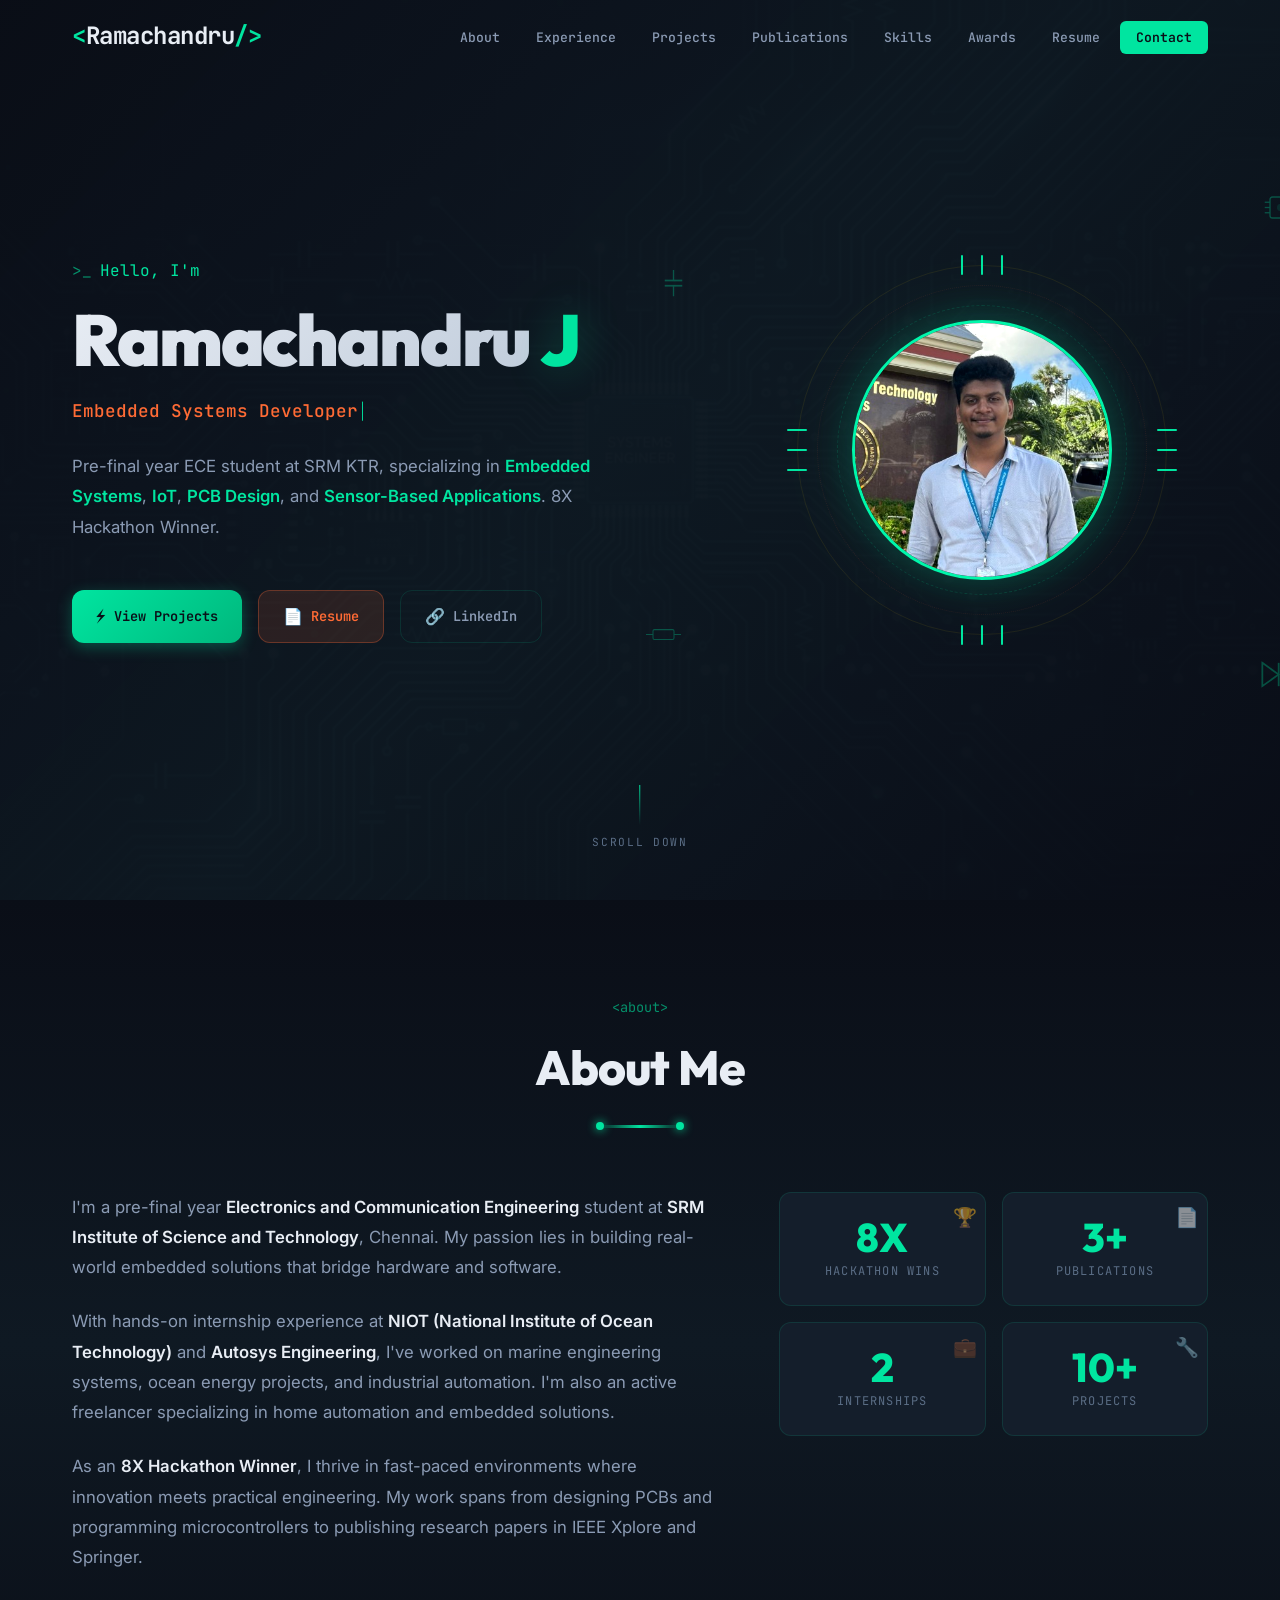
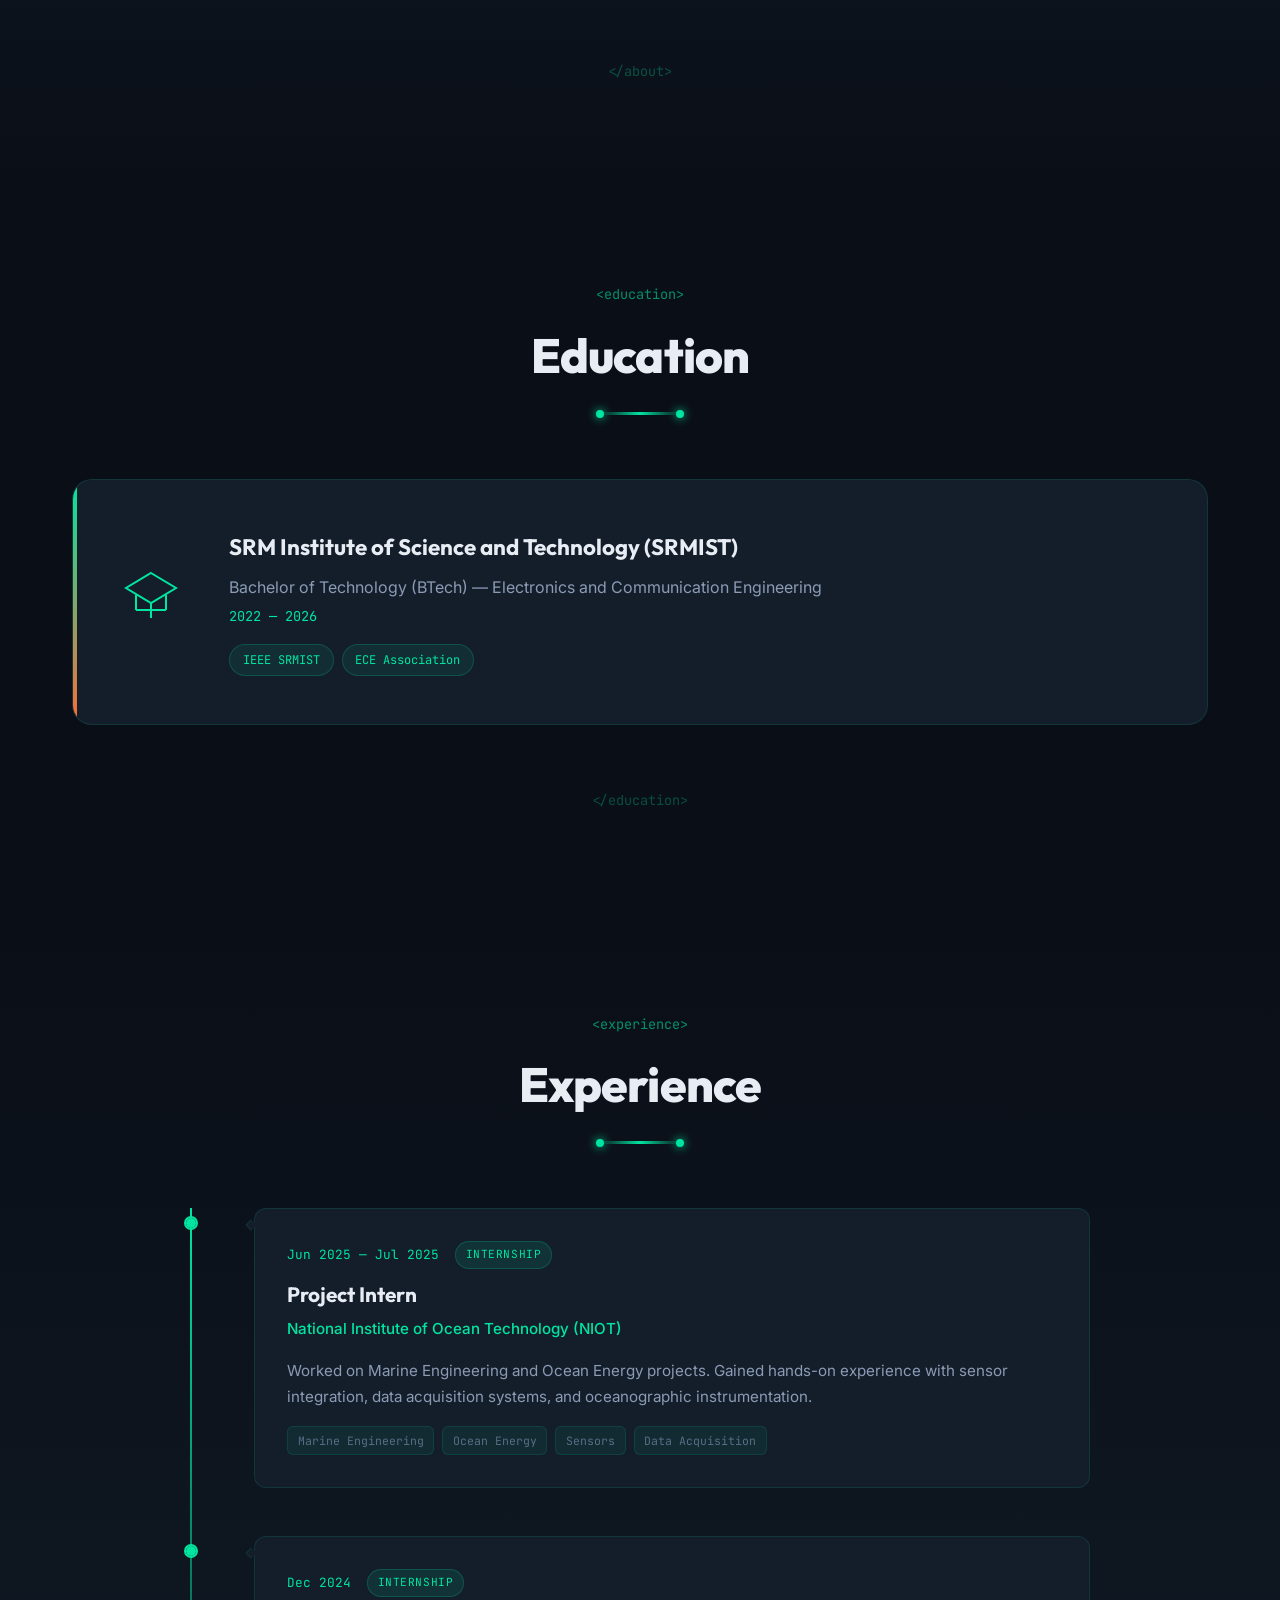
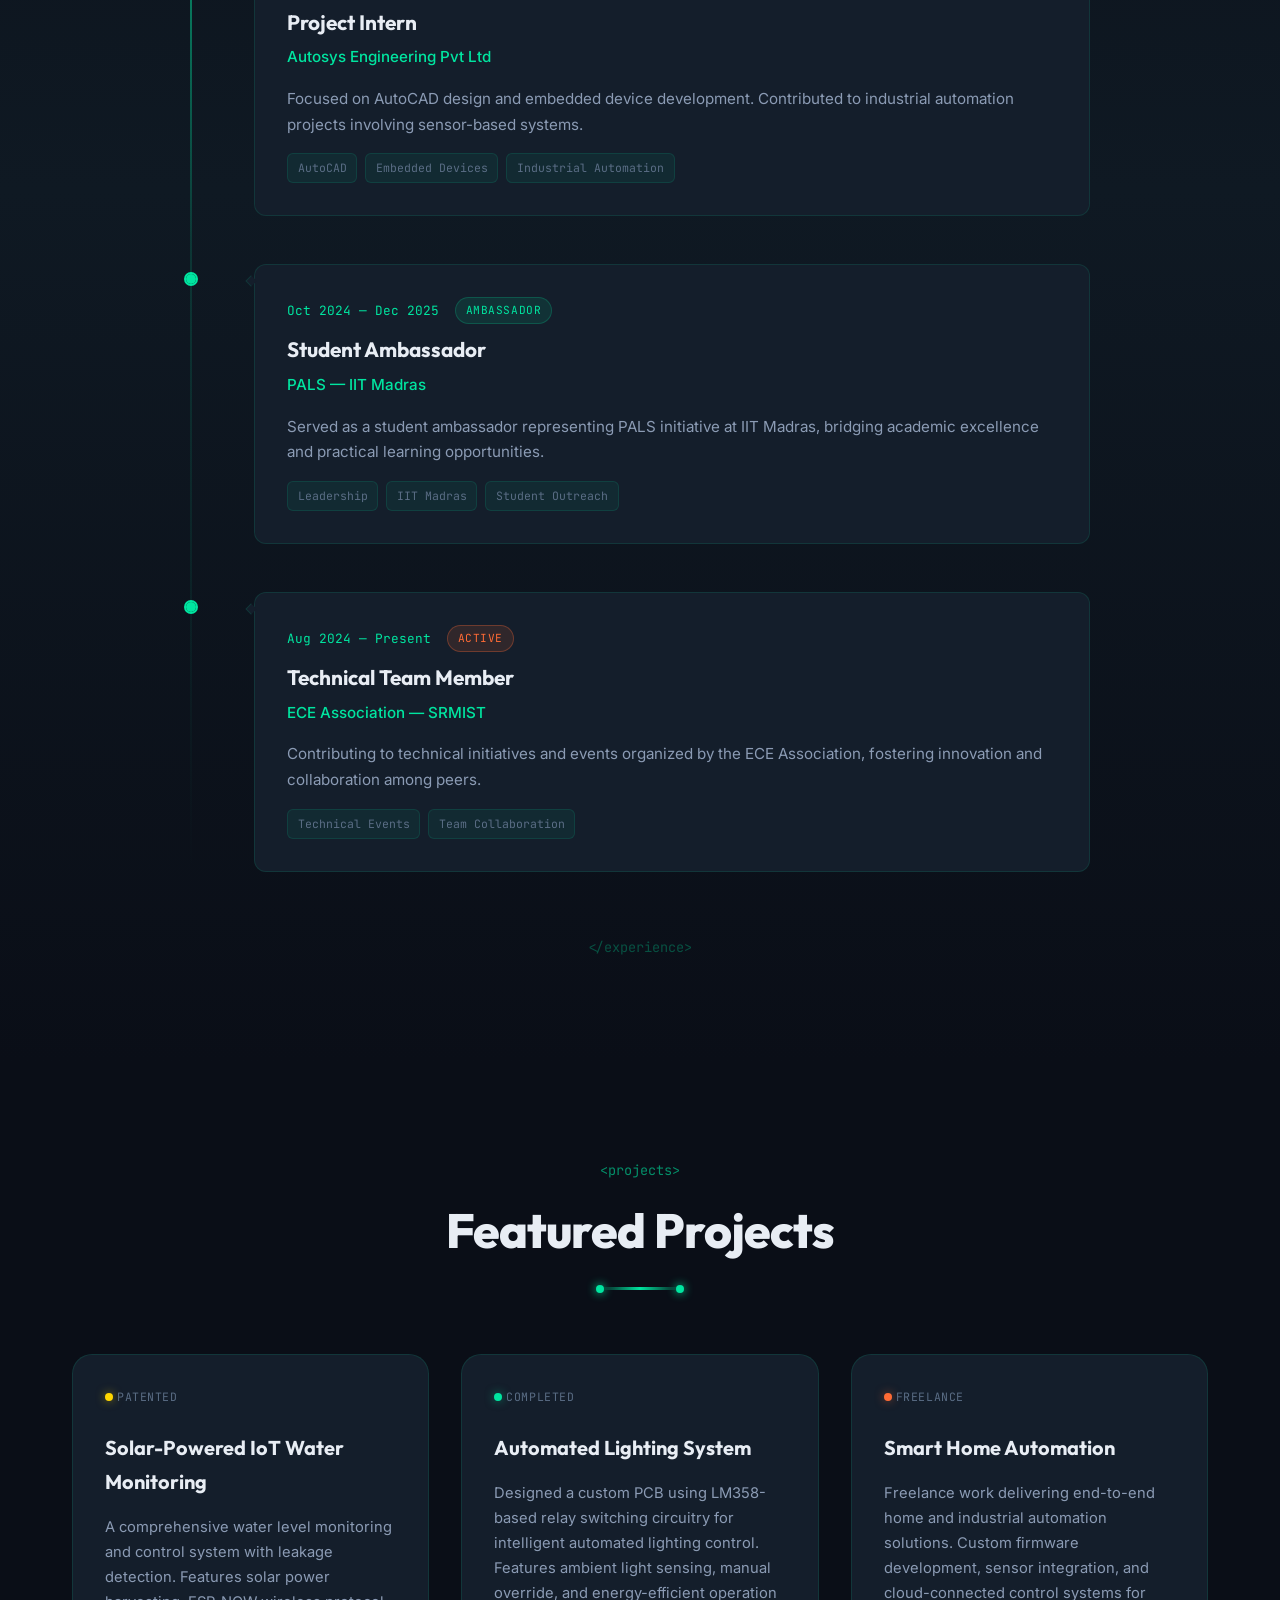
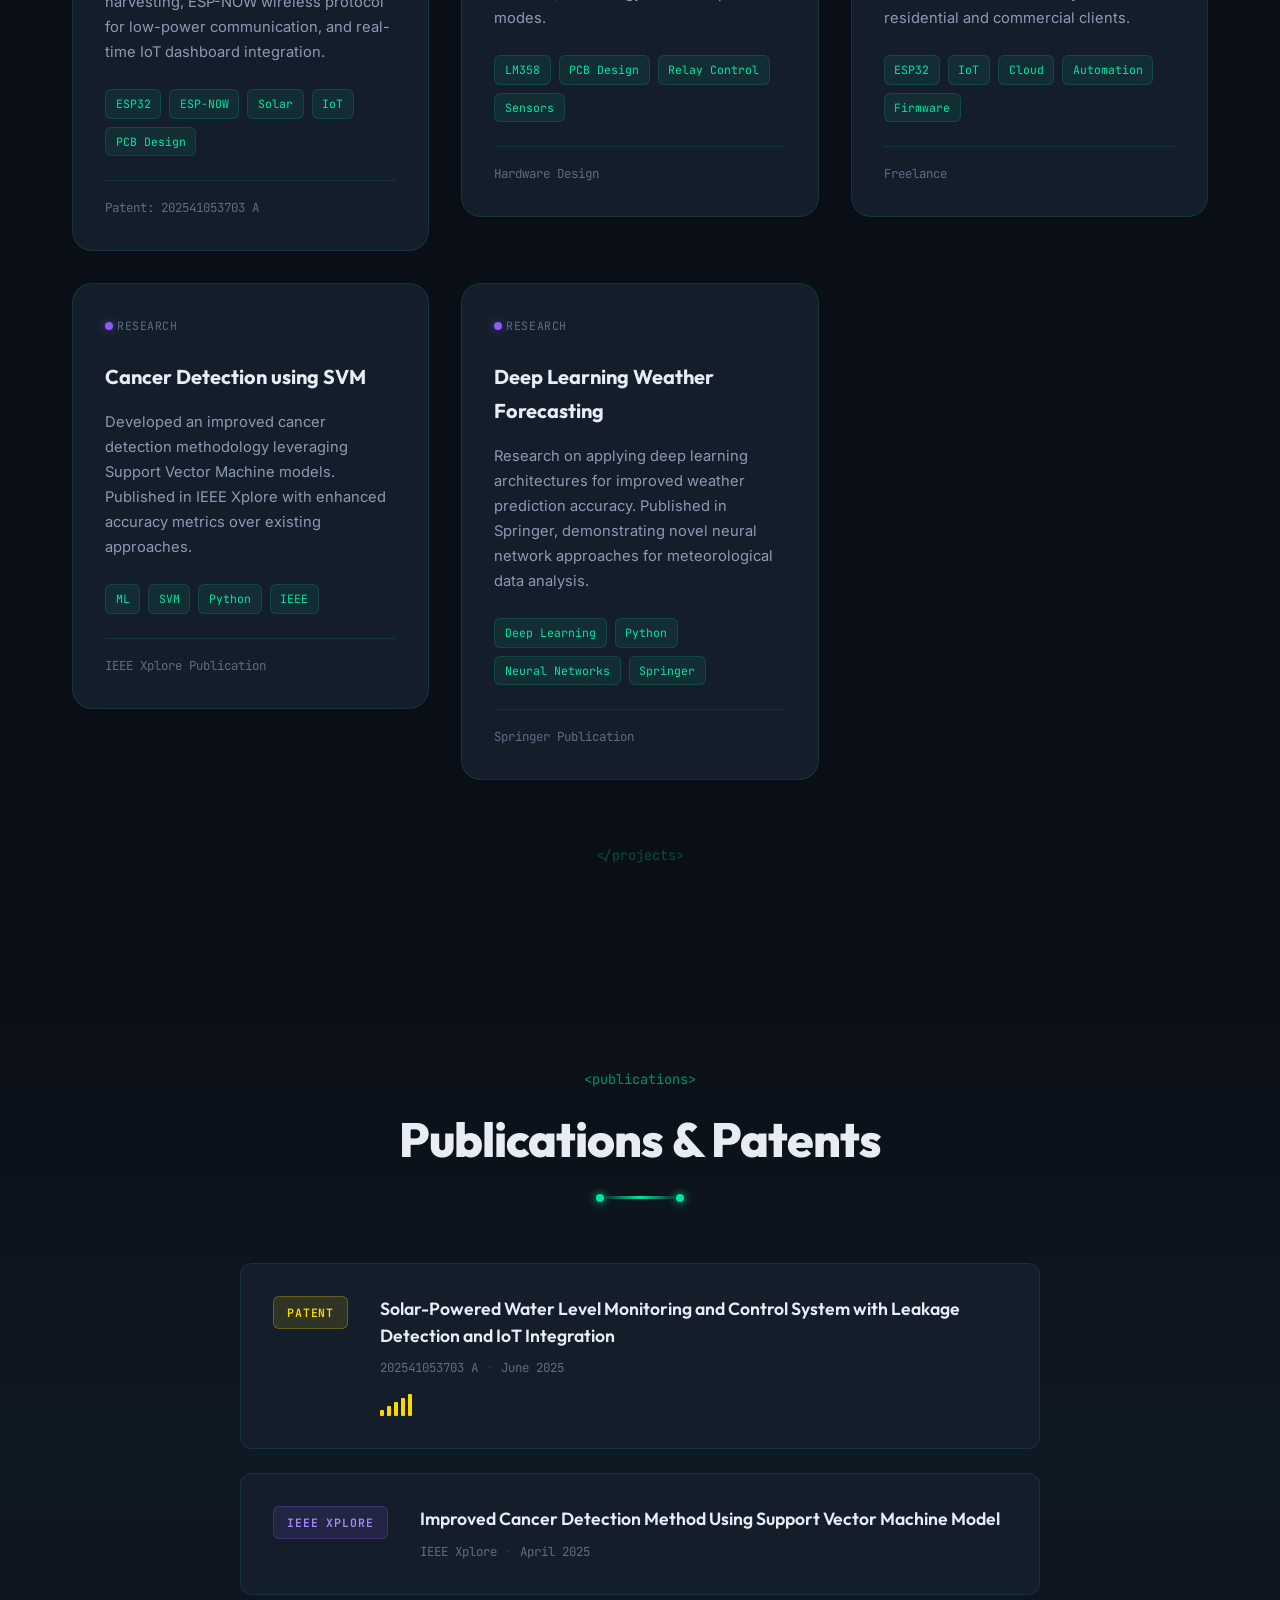
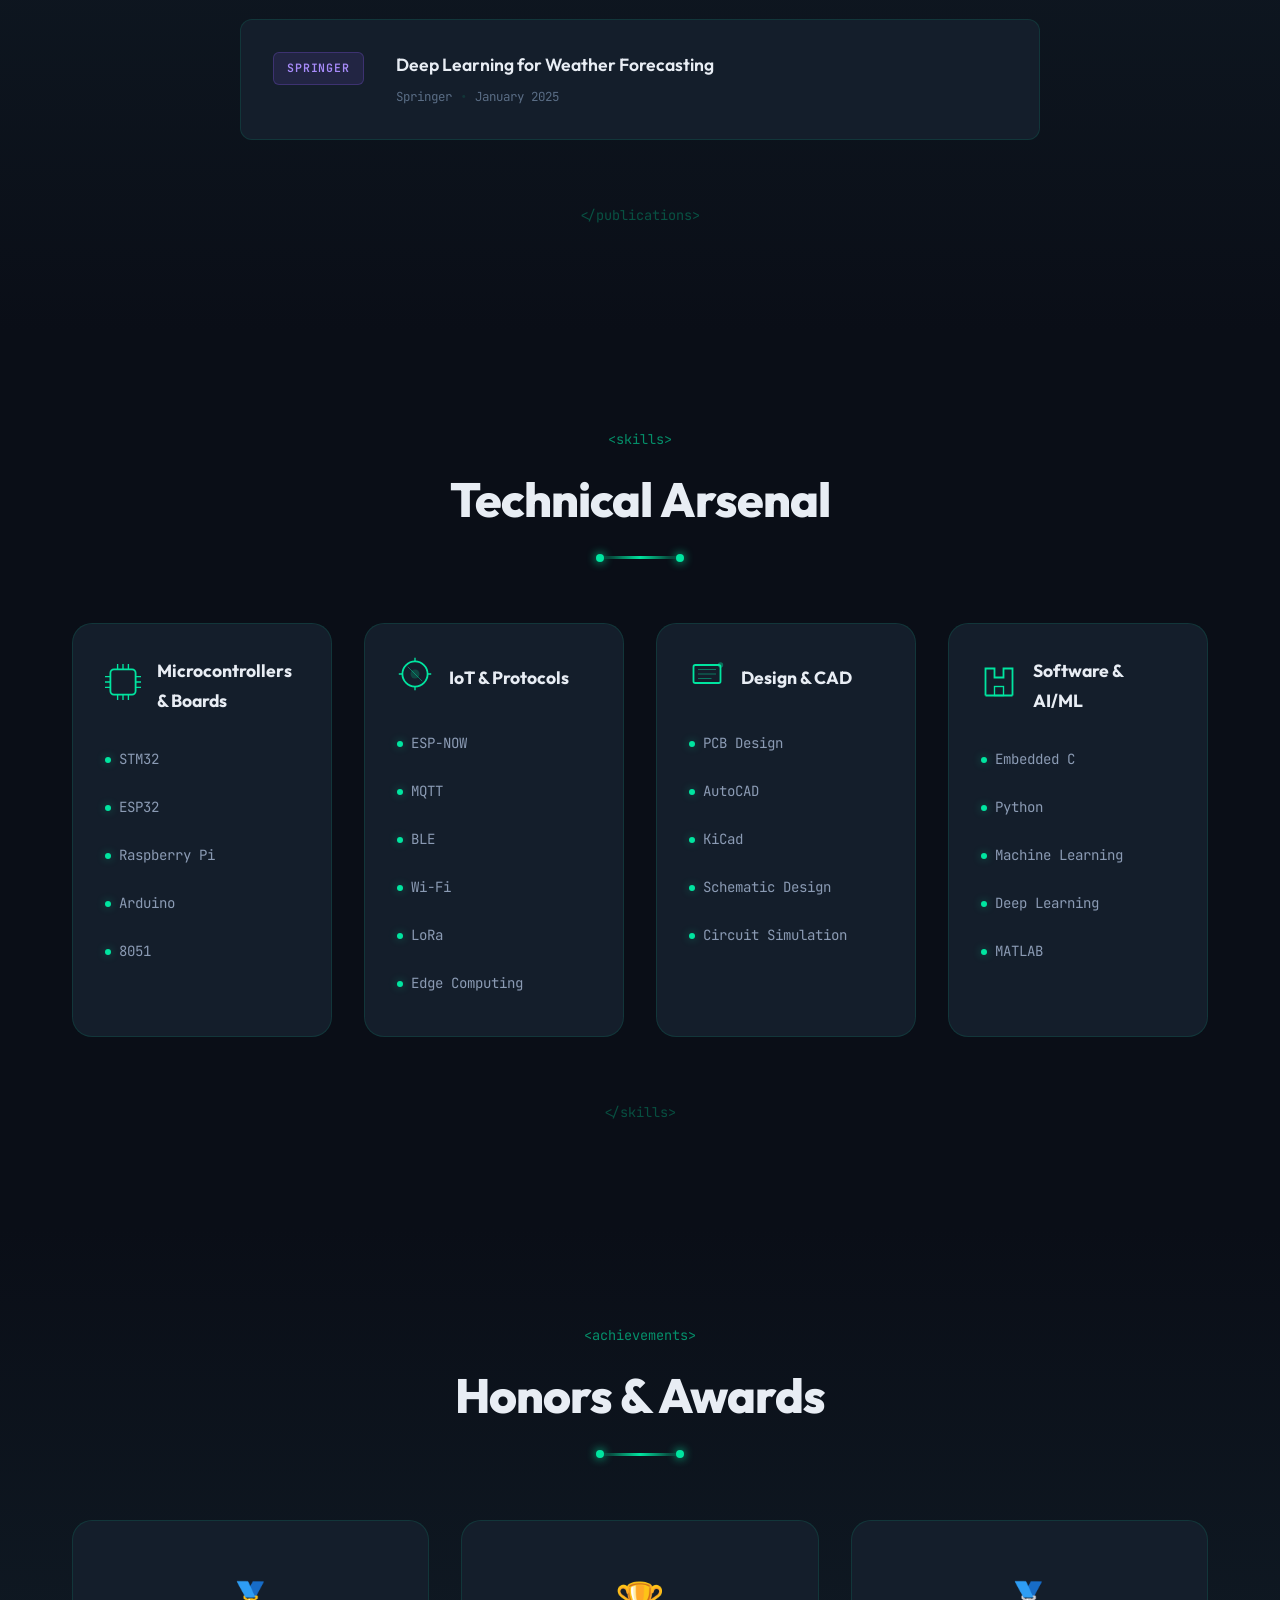
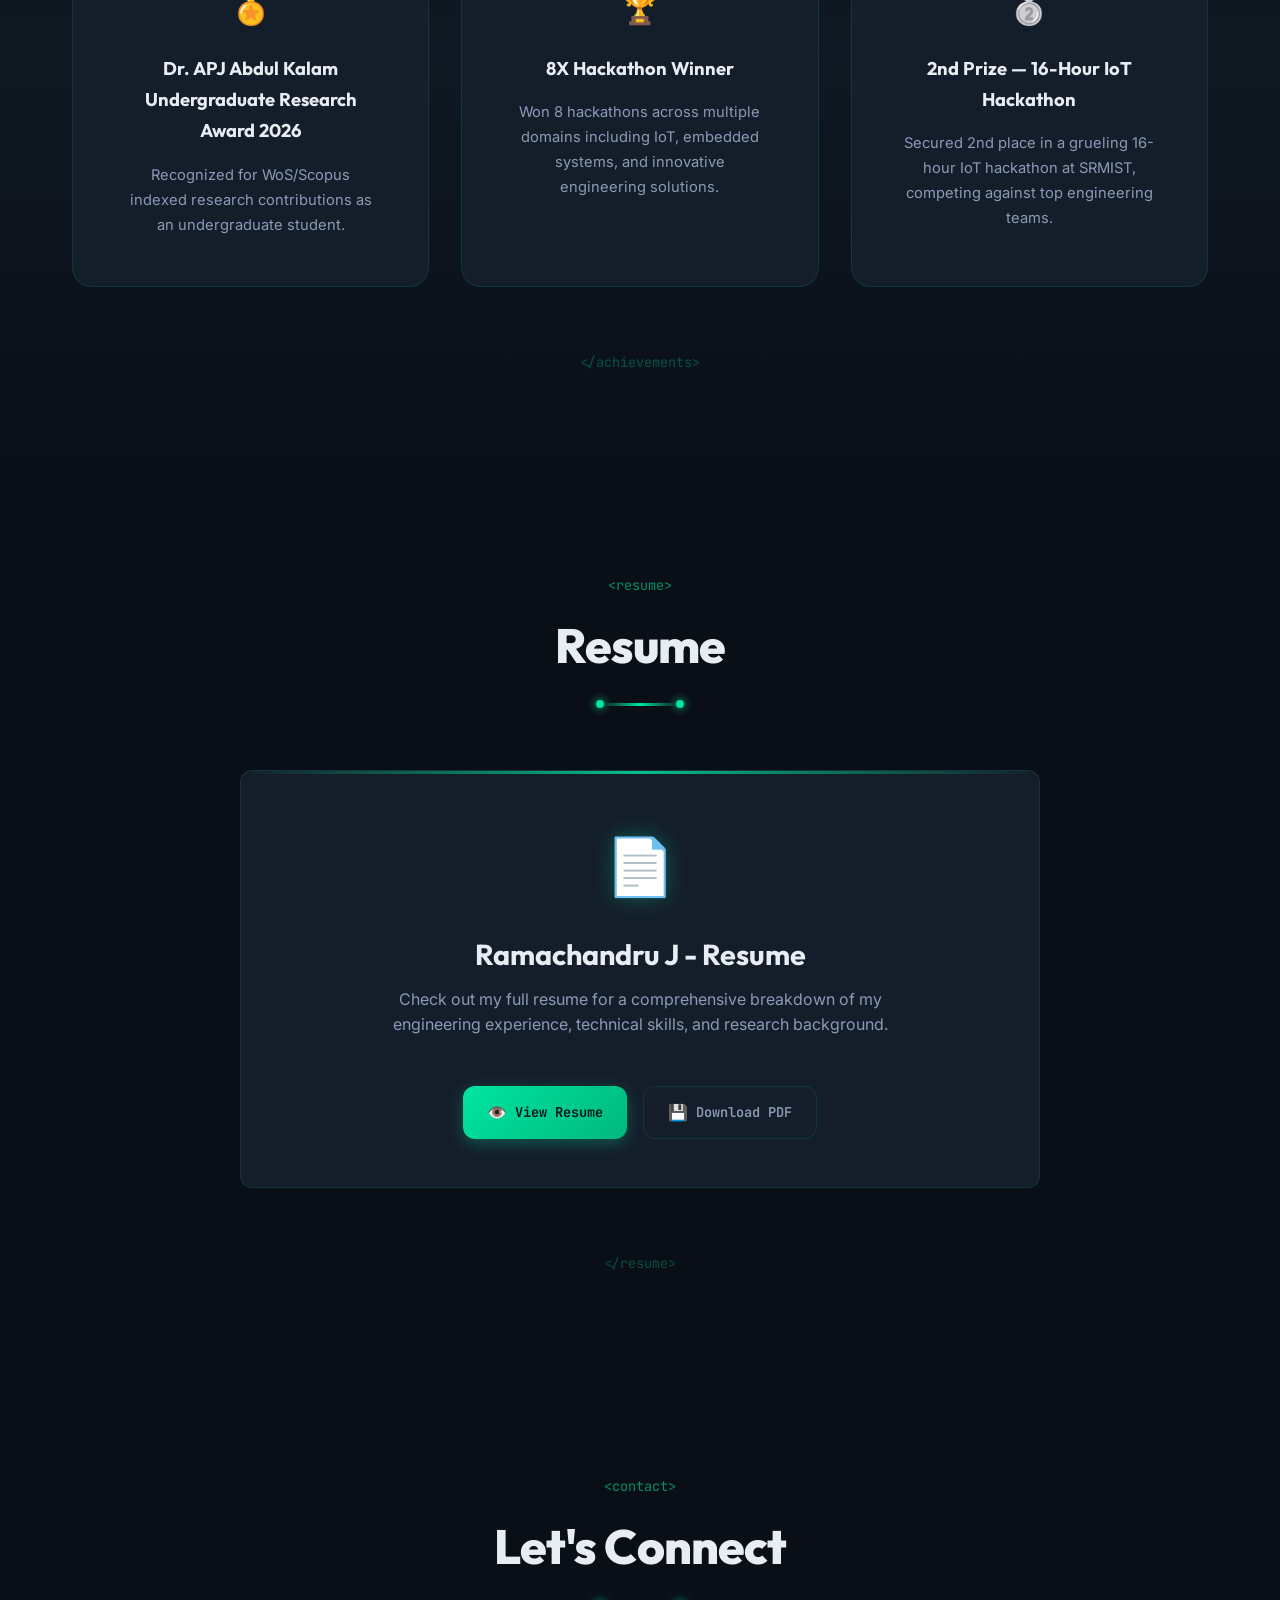
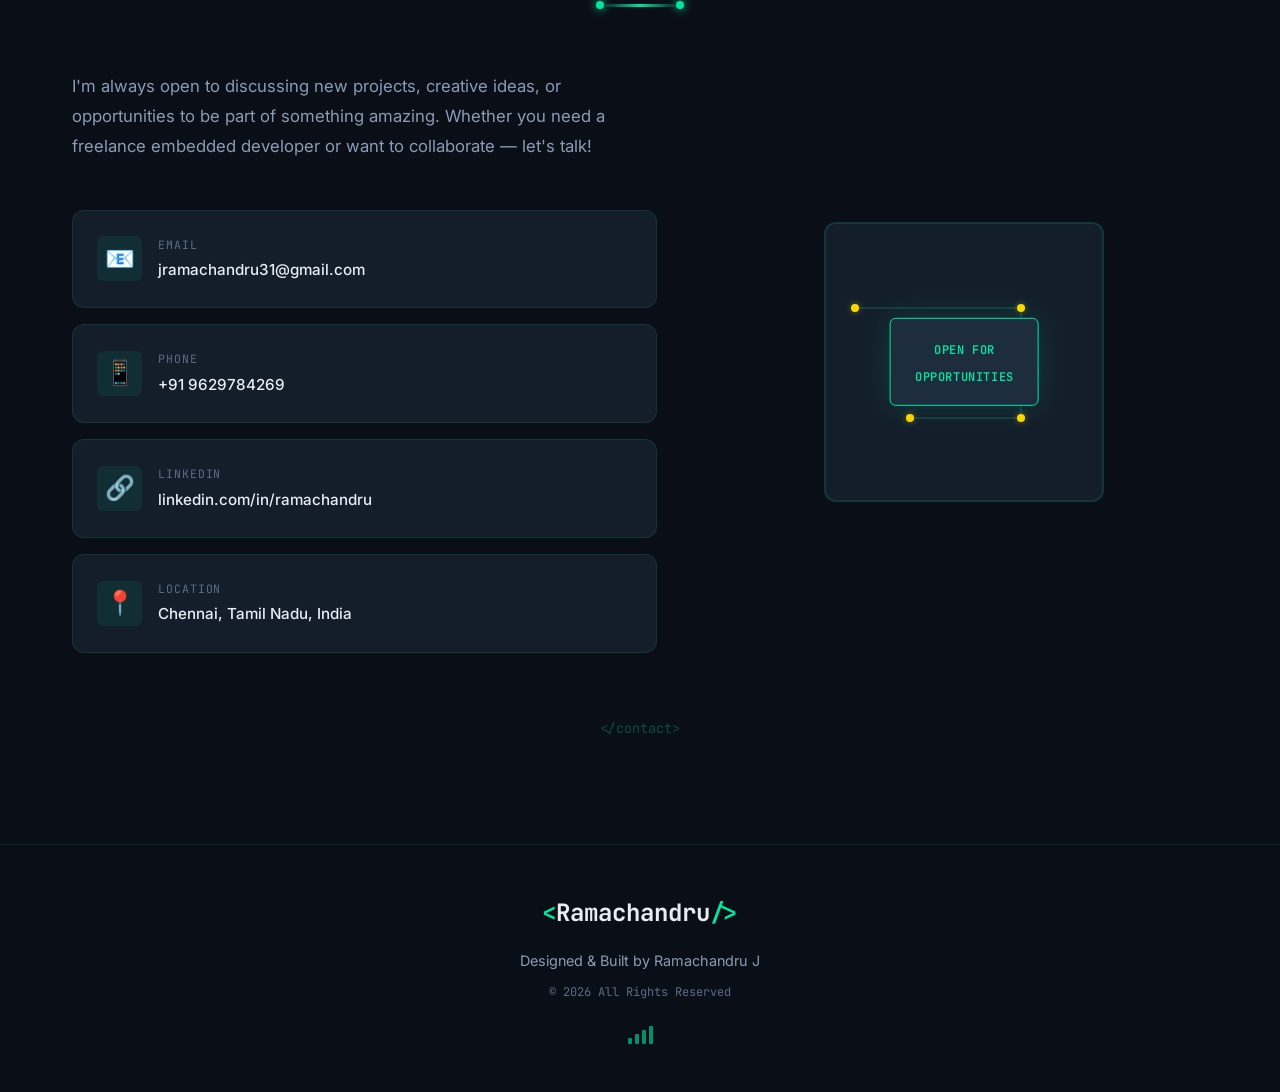
<file: index.html>
<!DOCTYPE html>
<html lang="en">

<head>
  <meta charset="UTF-8">
  <meta name="viewport" content="width=device-width, initial-scale=1.0">
  <meta name="description"
    content="Ramachandru J — Embedded Systems Developer specializing in IoT, Edge Computing, PCB Design, and Sensor-Based Applications. 8X Hackathon Winner.">
  <meta name="keywords"
    content="Embedded Systems, IoT, PCB Design, Edge Computing, STM32, ESP32, Raspberry Pi, Portfolio">
  <meta name="author" content="Ramachandru J">
  <title>Ramachandru J | Embedded Systems Developer</title>
  <link rel="preconnect" href="https://fonts.googleapis.com">
  <link rel="preconnect" href="https://fonts.gstatic.com" crossorigin>
  <link
    href="https://fonts.googleapis.com/css2?family=JetBrains+Mono:wght@300;400;500;600;700&family=Inter:wght@300;400;500;600;700;800;900&family=Outfit:wght@300;400;500;600;700;800&display=swap"
    rel="stylesheet">
  <link rel="stylesheet" href="styles.css">
</head>

<body>
  <!-- Animated Circuit Background -->
  <canvas id="circuit-canvas"></canvas>

  <!-- Navigation -->
  <nav id="main-nav" class="navbar">
    <div class="nav-container">
      <a href="#hero" class="nav-logo">
        <span class="logo-bracket">&lt;</span>Ramachandru<span class="logo-bracket">/&gt;</span>
      </a>
      <button id="nav-toggle" class="nav-toggle" aria-label="Toggle navigation">
        <span class="hamburger-line"></span>
        <span class="hamburger-line"></span>
        <span class="hamburger-line"></span>
      </button>
      <ul id="nav-menu" class="nav-menu">
        <li><a href="#about" class="nav-link">About</a></li>
        <li><a href="#experience" class="nav-link">Experience</a></li>
        <li><a href="#projects" class="nav-link">Projects</a></li>
        <li><a href="#publications" class="nav-link">Publications</a></li>
        <li><a href="#skills" class="nav-link">Skills</a></li>
        <li><a href="#awards" class="nav-link">Awards</a></li>
        <li><a href="#resume" class="nav-link">Resume</a></li>
        <li><a href="#contact" class="nav-link nav-link--cta">Contact</a></li>
      </ul>
    </div>
  </nav>

  <!-- Hero Section -->
  <section id="hero" class="hero">
    <div class="hero-bg-image"></div>
    <div class="hero-overlay"></div>
    <div class="hero-content">
      <div class="hero-text">
        <div class="hero-greeting">
          <span class="typing-prefix">&gt;_</span>
          <span class="greeting-text">Hello, I'm</span>
        </div>
        <h1 class="hero-name">
          <span class="name-line">Ramachandru </span><span class="name-accent">J</span>
        </h1>
        <div class="hero-title-wrapper">
          <div class="hero-title" id="typed-title"></div>
          <span class="cursor-blink">|</span>
        </div>
        <p class="hero-description">
          Pre-final year ECE student at SRM KTR, specializing in <span class="highlight">Embedded Systems</span>,
          <span class="highlight">IoT</span>, <span class="highlight">PCB Design</span>, and
          <span class="highlight">Sensor-Based Applications</span>. 8X Hackathon Winner.
        </p>
        <div class="hero-buttons">
          <a href="#projects" class="btn btn-primary">
            <span class="btn-icon">⚡</span> View Projects
          </a>
          <a href="resume.pdf" target="_blank" class="btn btn-secondary">
            <span class="btn-icon">📄</span> Resume
          </a>
          <a href="https://linkedin.com/in/ramachandru" target="_blank" class="btn btn-outline">
            <span class="btn-icon">🔗</span> LinkedIn
          </a>
        </div>
      </div>
      <div class="hero-visual">
        <div class="chip-container">
          <div class="chip-ring chip-ring-1"></div>
          <div class="chip-ring chip-ring-2"></div>
          <div class="chip-ring chip-ring-3"></div>
          <img src="profile_photo.jpg" alt="Ramachandru J" class="hero-avatar">
          <div class="chip-pins">
            <span class="pin pin-top"></span>
            <span class="pin pin-right"></span>
            <span class="pin pin-bottom"></span>
            <span class="pin pin-left"></span>
          </div>
        </div>
        <div class="floating-components">
          <div class="float-item float-1" title="ESP32">
            <svg viewBox="0 0 40 40" class="component-svg">
              <rect x="8" y="8" width="24" height="24" rx="3" fill="none" stroke="currentColor" stroke-width="1.5" />
              <circle cx="20" cy="20" r="4" fill="currentColor" opacity="0.4" />
              <line x1="8" y1="14" x2="2" y2="14" stroke="currentColor" stroke-width="1.5" />
              <line x1="8" y1="20" x2="2" y2="20" stroke="currentColor" stroke-width="1.5" />
              <line x1="8" y1="26" x2="2" y2="26" stroke="currentColor" stroke-width="1.5" />
              <line x1="32" y1="14" x2="38" y2="14" stroke="currentColor" stroke-width="1.5" />
              <line x1="32" y1="20" x2="38" y2="20" stroke="currentColor" stroke-width="1.5" />
              <line x1="32" y1="26" x2="38" y2="26" stroke="currentColor" stroke-width="1.5" />
            </svg>
          </div>
          <div class="float-item float-2" title="Resistor">
            <svg viewBox="0 0 50 20" class="component-svg">
              <line x1="0" y1="10" x2="10" y2="10" stroke="currentColor" stroke-width="1.5" />
              <rect x="10" y="3" width="30" height="14" rx="2" fill="none" stroke="currentColor" stroke-width="1.5" />
              <line x1="40" y1="10" x2="50" y2="10" stroke="currentColor" stroke-width="1.5" />
            </svg>
          </div>
          <div class="float-item float-3" title="Capacitor">
            <svg viewBox="0 0 30 40" class="component-svg">
              <line x1="15" y1="0" x2="15" y2="12" stroke="currentColor" stroke-width="1.5" />
              <line x1="5" y1="12" x2="25" y2="12" stroke="currentColor" stroke-width="2" />
              <line x1="5" y1="18" x2="25" y2="18" stroke="currentColor" stroke-width="2" />
              <line x1="15" y1="18" x2="15" y2="30" stroke="currentColor" stroke-width="1.5" />
            </svg>
          </div>
          <div class="float-item float-4" title="LED">
            <svg viewBox="0 0 30 30" class="component-svg">
              <polygon points="8,5 22,15 8,25" fill="none" stroke="currentColor" stroke-width="1.5" />
              <line x1="22" y1="5" x2="22" y2="25" stroke="currentColor" stroke-width="1.5" />
              <line x1="24" y1="3" x2="28" y2="0" stroke="currentColor" stroke-width="1" />
              <line x1="24" y1="8" x2="28" y2="5" stroke="currentColor" stroke-width="1" />
            </svg>
          </div>
        </div>
      </div>
    </div>
    <div class="scroll-indicator">
      <div class="scroll-line"></div>
      <span class="scroll-text">Scroll Down</span>
    </div>
  </section>

  <!-- About Section -->
  <section id="about" class="section about-section">
    <div class="container">
      <div class="section-header">
        <span class="section-tag">&lt;about&gt;</span>
        <h2 class="section-title">About Me</h2>
        <div class="title-circuit-line"></div>
      </div>
      <div class="about-grid">
        <div class="about-content">
          <p class="about-text">
            I'm a pre-final year <strong>Electronics and Communication Engineering</strong> student at
            <strong>SRM Institute of Science and Technology</strong>, Chennai. My passion lies in building real-world
            embedded solutions that bridge hardware and software.
          </p>
          <p class="about-text">
            With hands-on internship experience at <strong>NIOT (National Institute of Ocean Technology)</strong>
            and <strong>Autosys Engineering</strong>, I've worked on marine engineering systems, ocean energy projects,
            and industrial automation. I'm also an active freelancer specializing in home automation and embedded
            solutions.
          </p>
          <p class="about-text">
            As an <strong>8X Hackathon Winner</strong>, I thrive in fast-paced environments where innovation meets
            practical engineering. My work spans from designing PCBs and programming microcontrollers to publishing
            research papers in IEEE Xplore and Springer.
          </p>
        </div>
        <div class="about-stats">
          <div class="stat-card" data-count="8">
            <div class="stat-number"><span class="counter">0</span>X</div>
            <div class="stat-label">Hackathon Wins</div>
            <div class="stat-icon">🏆</div>
          </div>
          <div class="stat-card" data-count="3">
            <div class="stat-number"><span class="counter">0</span>+</div>
            <div class="stat-label">Publications</div>
            <div class="stat-icon">📄</div>
          </div>
          <div class="stat-card" data-count="2">
            <div class="stat-number"><span class="counter">0</span></div>
            <div class="stat-label">Internships</div>
            <div class="stat-icon">💼</div>
          </div>
          <div class="stat-card" data-count="10">
            <div class="stat-number"><span class="counter">0</span>+</div>
            <div class="stat-label">Projects</div>
            <div class="stat-icon">🔧</div>
          </div>
        </div>
      </div>
      <span class="section-tag section-tag--close">&lt;/about&gt;</span>
    </div>
  </section>

  <!-- Education Section -->
  <section id="education" class="section education-section">
    <div class="container">
      <div class="section-header">
        <span class="section-tag">&lt;education&gt;</span>
        <h2 class="section-title">Education</h2>
        <div class="title-circuit-line"></div>
      </div>
      <div class="education-card">
        <div class="edu-icon">
          <svg viewBox="0 0 60 60" class="edu-svg">
            <polygon points="30,5 55,20 30,35 5,20" fill="none" stroke="currentColor" stroke-width="2" />
            <line x1="30" y1="35" x2="30" y2="50" stroke="currentColor" stroke-width="2" />
            <line x1="15" y1="27" x2="15" y2="42" stroke="currentColor" stroke-width="2" />
            <line x1="45" y1="27" x2="45" y2="42" stroke="currentColor" stroke-width="2" />
            <line x1="15" y1="42" x2="45" y2="42" stroke="currentColor" stroke-width="2" />
          </svg>
        </div>
        <div class="edu-details">
          <h3 class="edu-school">SRM Institute of Science and Technology (SRMIST)</h3>
          <p class="edu-degree">Bachelor of Technology (BTech) — Electronics and Communication Engineering</p>
          <p class="edu-period">2022 — 2026</p>
          <div class="edu-activities">
            <span class="edu-badge">IEEE SRMIST</span>
            <span class="edu-badge">ECE Association</span>
          </div>
        </div>
      </div>
      <span class="section-tag section-tag--close">&lt;/education&gt;</span>
    </div>
  </section>

  <!-- Experience Section -->
  <section id="experience" class="section experience-section">
    <div class="container">
      <div class="section-header">
        <span class="section-tag">&lt;experience&gt;</span>
        <h2 class="section-title">Experience</h2>
        <div class="title-circuit-line"></div>
      </div>
      <div class="timeline">
        <div class="timeline-item" data-aos="fade-right">
          <div class="timeline-dot">
            <div class="dot-pulse"></div>
          </div>
          <div class="timeline-content">
            <div class="timeline-header">
              <span class="timeline-date">Jun 2025 — Jul 2025</span>
              <span class="timeline-badge">Internship</span>
            </div>
            <h3 class="timeline-title">Project Intern</h3>
            <h4 class="timeline-company">National Institute of Ocean Technology (NIOT)</h4>
            <p class="timeline-description">
              Worked on Marine Engineering and Ocean Energy projects. Gained hands-on experience with
              sensor integration, data acquisition systems, and oceanographic instrumentation.
            </p>
            <div class="timeline-tags">
              <span class="tag">Marine Engineering</span>
              <span class="tag">Ocean Energy</span>
              <span class="tag">Sensors</span>
              <span class="tag">Data Acquisition</span>
            </div>
          </div>
        </div>

        <div class="timeline-item" data-aos="fade-left">
          <div class="timeline-dot">
            <div class="dot-pulse"></div>
          </div>
          <div class="timeline-content">
            <div class="timeline-header">
              <span class="timeline-date">Dec 2024</span>
              <span class="timeline-badge">Internship</span>
            </div>
            <h3 class="timeline-title">Project Intern</h3>
            <h4 class="timeline-company">Autosys Engineering Pvt Ltd</h4>
            <p class="timeline-description">
              Focused on AutoCAD design and embedded device development. Contributed to industrial
              automation projects involving sensor-based systems.
            </p>
            <div class="timeline-tags">
              <span class="tag">AutoCAD</span>
              <span class="tag">Embedded Devices</span>
              <span class="tag">Industrial Automation</span>
            </div>
          </div>
        </div>

        <div class="timeline-item" data-aos="fade-right">
          <div class="timeline-dot">
            <div class="dot-pulse"></div>
          </div>
          <div class="timeline-content">
            <div class="timeline-header">
              <span class="timeline-date">Oct 2024 — Dec 2025</span>
              <span class="timeline-badge">Ambassador</span>
            </div>
            <h3 class="timeline-title">Student Ambassador</h3>
            <h4 class="timeline-company">PALS — IIT Madras</h4>
            <p class="timeline-description">
              Served as a student ambassador representing PALS initiative at IIT Madras, bridging
              academic excellence and practical learning opportunities.
            </p>
            <div class="timeline-tags">
              <span class="tag">Leadership</span>
              <span class="tag">IIT Madras</span>
              <span class="tag">Student Outreach</span>
            </div>
          </div>
        </div>

        <div class="timeline-item" data-aos="fade-left">
          <div class="timeline-dot">
            <div class="dot-pulse"></div>
          </div>
          <div class="timeline-content">
            <div class="timeline-header">
              <span class="timeline-date">Aug 2024 — Present</span>
              <span class="timeline-badge timeline-badge--active">Active</span>
            </div>
            <h3 class="timeline-title">Technical Team Member</h3>
            <h4 class="timeline-company">ECE Association — SRMIST</h4>
            <p class="timeline-description">
              Contributing to technical initiatives and events organized by the ECE Association,
              fostering innovation and collaboration among peers.
            </p>
            <div class="timeline-tags">
              <span class="tag">Technical Events</span>
              <span class="tag">Team Collaboration</span>
            </div>
          </div>
        </div>
      </div>
      <span class="section-tag section-tag--close">&lt;/experience&gt;</span>
    </div>
  </section>

  <!-- Projects Section -->
  <section id="projects" class="section projects-section">
    <div class="container">
      <div class="section-header">
        <span class="section-tag">&lt;projects&gt;</span>
        <h2 class="section-title">Featured Projects</h2>
        <div class="title-circuit-line"></div>
      </div>
      <div class="projects-grid">
        <a href="projects/solar-iot-water-monitoring.html" class="project-card-link">
        <div class="project-card" data-aos="fade-up">
          <div class="project-card-header">

            <div class="project-status">
              <span class="status-dot status-dot--patented"></span>
              Patented
            </div>
          </div>
          <h3 class="project-title">Solar-Powered IoT Water Monitoring</h3>
          <p class="project-description">
            A comprehensive water level monitoring and control system with leakage detection.
            Features solar power harvesting, ESP-NOW wireless protocol for low-power communication,
            and real-time IoT dashboard integration.
          </p>
          <div class="project-tech">
            <span class="tech-tag">ESP32</span>
            <span class="tech-tag">ESP-NOW</span>
            <span class="tech-tag">Solar</span>
            <span class="tech-tag">IoT</span>
            <span class="tech-tag">PCB Design</span>
          </div>
          <div class="project-footer">
            <span class="patent-number">Patent: 202541053703 A</span>
            <span class="project-view-link">View Details →</span>
          </div>
        </div>
        </a>

        <a href="projects/automated-lighting.html" class="project-card-link">
        <div class="project-card" data-aos="fade-up" data-aos-delay="100">
          <div class="project-card-header">

            <div class="project-status">
              <span class="status-dot status-dot--completed"></span>
              Completed
            </div>
          </div>
          <h3 class="project-title">Automated Lighting System</h3>
          <p class="project-description">
            Designed a custom PCB using LM358-based relay switching circuitry for intelligent
            automated lighting control. Features ambient light sensing, manual override, and
            energy-efficient operation modes.
          </p>
          <div class="project-tech">
            <span class="tech-tag">LM358</span>
            <span class="tech-tag">PCB Design</span>
            <span class="tech-tag">Relay Control</span>
            <span class="tech-tag">Sensors</span>
          </div>
          <div class="project-footer">
            <span class="project-type">Hardware Design</span>
            <span class="project-view-link">View Details →</span>
          </div>
        </div>
        </a>

        <a href="projects/smart-home-automation.html" class="project-card-link">
        <div class="project-card" data-aos="fade-up" data-aos-delay="200">
          <div class="project-card-header">

            <div class="project-status">
              <span class="status-dot status-dot--active"></span>
              Freelance
            </div>
          </div>
          <h3 class="project-title">Smart Home Automation</h3>
          <p class="project-description">
            Freelance work delivering end-to-end home and industrial automation solutions.
            Custom firmware development, sensor integration, and cloud-connected
            control systems for residential and commercial clients.
          </p>
          <div class="project-tech">
            <span class="tech-tag">ESP32</span>
            <span class="tech-tag">IoT</span>
            <span class="tech-tag">Cloud</span>
            <span class="tech-tag">Automation</span>
            <span class="tech-tag">Firmware</span>
          </div>
          <div class="project-footer">
            <span class="project-type">Freelance</span>
            <span class="project-view-link">View Details →</span>
          </div>
        </div>
        </a>

        <a href="projects/cancer-detection-svm.html" class="project-card-link">
        <div class="project-card" data-aos="fade-up" data-aos-delay="300">
          <div class="project-card-header">

            <div class="project-status">
              <span class="status-dot status-dot--research"></span>
              Research
            </div>
          </div>
          <h3 class="project-title">Cancer Detection using SVM</h3>
          <p class="project-description">
            Developed an improved cancer detection methodology leveraging Support Vector Machine models.
            Published in IEEE Xplore with enhanced accuracy metrics over existing approaches.
          </p>
          <div class="project-tech">
            <span class="tech-tag">ML</span>
            <span class="tech-tag">SVM</span>
            <span class="tech-tag">Python</span>
            <span class="tech-tag">IEEE</span>
          </div>
          <div class="project-footer">
            <span class="project-type">IEEE Xplore Publication</span>
            <span class="project-view-link">View Details →</span>
          </div>
        </div>
        </a>

        <a href="projects/weather-forecasting.html" class="project-card-link">
        <div class="project-card" data-aos="fade-up" data-aos-delay="400">
          <div class="project-card-header">

            <div class="project-status">
              <span class="status-dot status-dot--research"></span>
              Research
            </div>
          </div>
          <h3 class="project-title">Deep Learning Weather Forecasting</h3>
          <p class="project-description">
            Research on applying deep learning architectures for improved weather prediction accuracy.
            Published in Springer, demonstrating novel neural network approaches for meteorological data analysis.
          </p>
          <div class="project-tech">
            <span class="tech-tag">Deep Learning</span>
            <span class="tech-tag">Python</span>
            <span class="tech-tag">Neural Networks</span>
            <span class="tech-tag">Springer</span>
          </div>
          <div class="project-footer">
            <span class="project-type">Springer Publication</span>
            <span class="project-view-link">View Details →</span>
          </div>
        </div>
        </a>
      </div>
      <span class="section-tag section-tag--close">&lt;/projects&gt;</span>
    </div>
  </section>

  <!-- Publications Section -->
  <section id="publications" class="section publications-section">
    <div class="container">
      <div class="section-header">
        <span class="section-tag">&lt;publications&gt;</span>
        <h2 class="section-title">Publications & Patents</h2>
        <div class="title-circuit-line"></div>
      </div>
      <div class="publications-list">
        <div class="pub-card pub-card--patent" data-aos="fade-up">
          <div class="pub-type-badge">Patent</div>
          <div class="pub-content">
            <h3 class="pub-title">Solar-Powered Water Level Monitoring and Control System with Leakage Detection and IoT
              Integration</h3>
            <p class="pub-meta">
              <span class="pub-id">202541053703 A</span>
              <span class="pub-separator">•</span>
              <span class="pub-date">June 2025</span>
            </p>
            <div class="pub-indicator">
              <div class="pub-signal-bars">
                <span></span><span></span><span></span><span></span><span></span>
              </div>
            </div>
          </div>
        </div>

        <div class="pub-card pub-card--paper" data-aos="fade-up" data-aos-delay="100">
          <div class="pub-type-badge">IEEE Xplore</div>
          <div class="pub-content">
            <h3 class="pub-title">Improved Cancer Detection Method Using Support Vector Machine Model</h3>
            <p class="pub-meta">
              <span class="pub-publisher">IEEE Xplore</span>
              <span class="pub-separator">•</span>
              <span class="pub-date">April 2025</span>
            </p>
          </div>
        </div>

        <div class="pub-card pub-card--paper" data-aos="fade-up" data-aos-delay="200">
          <div class="pub-type-badge">Springer</div>
          <div class="pub-content">
            <h3 class="pub-title">Deep Learning for Weather Forecasting</h3>
            <p class="pub-meta">
              <span class="pub-publisher">Springer</span>
              <span class="pub-separator">•</span>
              <span class="pub-date">January 2025</span>
            </p>
          </div>
        </div>
      </div>
      <span class="section-tag section-tag--close">&lt;/publications&gt;</span>
    </div>
  </section>

  <!-- Skills Section -->
  <section id="skills" class="section skills-section">
    <div class="container">
      <div class="section-header">
        <span class="section-tag">&lt;skills&gt;</span>
        <h2 class="section-title">Technical Arsenal</h2>
        <div class="title-circuit-line"></div>
      </div>
      <div class="skills-categories">
        <div class="skill-category" data-aos="fade-up">
          <div class="category-header">
            <div class="category-icon">
              <svg viewBox="0 0 40 40">
                <rect x="6" y="6" width="28" height="28" rx="4" fill="none" stroke="currentColor" stroke-width="2" />
                <line x1="6" y1="14" x2="0" y2="14" stroke="currentColor" stroke-width="1.5" />
                <line x1="6" y1="20" x2="0" y2="20" stroke="currentColor" stroke-width="1.5" />
                <line x1="6" y1="26" x2="0" y2="26" stroke="currentColor" stroke-width="1.5" />
                <line x1="34" y1="14" x2="40" y2="14" stroke="currentColor" stroke-width="1.5" />
                <line x1="34" y1="20" x2="40" y2="20" stroke="currentColor" stroke-width="1.5" />
                <line x1="34" y1="26" x2="40" y2="26" stroke="currentColor" stroke-width="1.5" />
                <line x1="14" y1="6" x2="14" y2="0" stroke="currentColor" stroke-width="1.5" />
                <line x1="20" y1="6" x2="20" y2="0" stroke="currentColor" stroke-width="1.5" />
                <line x1="26" y1="6" x2="26" y2="0" stroke="currentColor" stroke-width="1.5" />
                <line x1="14" y1="34" x2="14" y2="40" stroke="currentColor" stroke-width="1.5" />
                <line x1="20" y1="34" x2="20" y2="40" stroke="currentColor" stroke-width="1.5" />
                <line x1="26" y1="34" x2="26" y2="40" stroke="currentColor" stroke-width="1.5" />
              </svg>
            </div>
            <h3 class="category-title">Microcontrollers & Boards</h3>
          </div>
          <div class="skills-list">
            <div class="skill-item"><span class="skill-dot"></span>STM32</div>
            <div class="skill-item"><span class="skill-dot"></span>ESP32</div>
            <div class="skill-item"><span class="skill-dot"></span>Raspberry Pi</div>
            <div class="skill-item"><span class="skill-dot"></span>Arduino</div>
            <div class="skill-item"><span class="skill-dot"></span>8051</div>
          </div>
        </div>

        <div class="skill-category" data-aos="fade-up" data-aos-delay="100">
          <div class="category-header">
            <div class="category-icon">
              <svg viewBox="0 0 40 40">
                <circle cx="20" cy="20" r="14" fill="none" stroke="currentColor" stroke-width="2" />
                <path d="M20,6 L20,2" stroke="currentColor" stroke-width="1.5" />
                <path d="M20,38 L20,34" stroke="currentColor" stroke-width="1.5" />
                <path d="M6,20 L2,20" stroke="currentColor" stroke-width="1.5" />
                <path d="M38,20 L34,20" stroke="currentColor" stroke-width="1.5" />
                <circle cx="20" cy="20" r="5" fill="currentColor" opacity="0.2" />
                <path d="M12,12 L28,28" stroke="currentColor" stroke-width="1" opacity="0.5" />
              </svg>
            </div>
            <h3 class="category-title">IoT & Protocols</h3>
          </div>
          <div class="skills-list">
            <div class="skill-item"><span class="skill-dot"></span>ESP-NOW</div>
            <div class="skill-item"><span class="skill-dot"></span>MQTT</div>
            <div class="skill-item"><span class="skill-dot"></span>BLE</div>
            <div class="skill-item"><span class="skill-dot"></span>Wi-Fi</div>
            <div class="skill-item"><span class="skill-dot"></span>LoRa</div>
            <div class="skill-item"><span class="skill-dot"></span>Edge Computing</div>
          </div>
        </div>

        <div class="skill-category" data-aos="fade-up" data-aos-delay="200">
          <div class="category-header">
            <div class="category-icon">
              <svg viewBox="0 0 40 40">
                <rect x="5" y="10" width="30" height="20" rx="2" fill="none" stroke="currentColor" stroke-width="2" />
                <line x1="10" y1="15" x2="30" y2="15" stroke="currentColor" stroke-width="1" opacity="0.5" />
                <line x1="10" y1="20" x2="30" y2="20" stroke="currentColor" stroke-width="1" opacity="0.5" />
                <line x1="10" y1="25" x2="25" y2="25" stroke="currentColor" stroke-width="1" opacity="0.5" />
                <circle cx="35" cy="10" r="3" fill="currentColor" opacity="0.4" />
              </svg>
            </div>
            <h3 class="category-title">Design & CAD</h3>
          </div>
          <div class="skills-list">
            <div class="skill-item"><span class="skill-dot"></span>PCB Design</div>
            <div class="skill-item"><span class="skill-dot"></span>AutoCAD</div>
            <div class="skill-item"><span class="skill-dot"></span>KiCad</div>
            <div class="skill-item"><span class="skill-dot"></span>Schematic Design</div>
            <div class="skill-item"><span class="skill-dot"></span>Circuit Simulation</div>
          </div>
        </div>

        <div class="skill-category" data-aos="fade-up" data-aos-delay="300">
          <div class="category-header">
            <div class="category-icon">
              <svg viewBox="0 0 40 40">
                <path d="M5,35 L5,5 L15,5 L15,15 L25,15 L25,5 L35,5 L35,35" fill="none" stroke="currentColor"
                  stroke-width="2" />
                <line x1="5" y1="35" x2="35" y2="35" stroke="currentColor" stroke-width="2" />
                <rect x="15" y="25" width="10" height="10" fill="none" stroke="currentColor" stroke-width="1.5" />
              </svg>
            </div>
            <h3 class="category-title">Software & AI/ML</h3>
          </div>
          <div class="skills-list">
            <div class="skill-item"><span class="skill-dot"></span>Embedded C</div>
            <div class="skill-item"><span class="skill-dot"></span>Python</div>
            <div class="skill-item"><span class="skill-dot"></span>Machine Learning</div>
            <div class="skill-item"><span class="skill-dot"></span>Deep Learning</div>
            <div class="skill-item"><span class="skill-dot"></span>MATLAB</div>
          </div>
        </div>
      </div>
      <span class="section-tag section-tag--close">&lt;/skills&gt;</span>
    </div>
  </section>

  <!-- Awards Section -->
  <section id="awards" class="section awards-section">
    <div class="container">
      <div class="section-header">
        <span class="section-tag">&lt;achievements&gt;</span>
        <h2 class="section-title">Honors & Awards</h2>
        <div class="title-circuit-line"></div>
      </div>
      <div class="awards-grid">
        <div class="award-card" data-aos="zoom-in">
          <div class="award-glow"></div>
          <div class="award-icon">🏅</div>
          <h3 class="award-title">Dr. APJ Abdul Kalam Undergraduate Research Award 2026</h3>
          <p class="award-description">Recognized for WoS/Scopus indexed research contributions as an undergraduate
            student.</p>
        </div>
        <div class="award-card" data-aos="zoom-in" data-aos-delay="100">
          <div class="award-glow"></div>
          <div class="award-icon">🏆</div>
          <h3 class="award-title">8X Hackathon Winner</h3>
          <p class="award-description">Won 8 hackathons across multiple domains including IoT, embedded systems, and
            innovative engineering solutions.</p>
        </div>
        <div class="award-card" data-aos="zoom-in" data-aos-delay="200">
          <div class="award-glow"></div>
          <div class="award-icon">🥈</div>
          <h3 class="award-title">2nd Prize — 16-Hour IoT Hackathon</h3>
          <p class="award-description">Secured 2nd place in a grueling 16-hour IoT hackathon at SRMIST, competing
            against top engineering teams.</p>
        </div>
      </div>
      <span class="section-tag section-tag--close">&lt;/achievements&gt;</span>
    </div>
  </section>

  <!-- Resume Section -->
  <section id="resume" class="section resume-section">
    <div class="container">
      <div class="section-header">
        <span class="section-tag">&lt;resume&gt;</span>
        <h2 class="section-title">Resume</h2>
        <div class="title-circuit-line"></div>
      </div>
      <div class="resume-card" style="background: var(--bg-card); border: 1px solid var(--border-color); border-radius: var(--border-radius); padding: var(--space-2xl); text-align: center; max-width: 800px; margin: 0 auto; position: relative; overflow: hidden;" data-aos="fade-up">
        <div style="position: absolute; top: 0; left: 0; right: 0; height: 3px; background: linear-gradient(90deg, transparent, var(--color-primary), transparent); opacity: 0.8;"></div>
        <div style="font-size: 3.5rem; margin-bottom: var(--space-md); display: inline-block; filter: drop-shadow(0 0 10px rgba(0, 229, 160, 0.3));">📄</div>
        <h3 style="font-family: var(--font-display); font-size: 1.8rem; margin-bottom: var(--space-sm); color: var(--text-primary);">Ramachandru J - Resume</h3>
        <p style="color: var(--text-secondary); margin-bottom: var(--space-2xl); max-width: 500px; margin-left: auto; margin-right: auto; line-height: 1.6;">
          Check out my full resume for a comprehensive breakdown of my engineering experience, technical skills, and research background.
        </p>
        <div style="display: flex; justify-content: center; gap: var(--space-md); flex-wrap: wrap;">
          <a href="resume.pdf" target="_blank" class="btn btn-primary">
            <span class="btn-icon">👁️</span> View Resume
          </a>
          <a href="resume.pdf" download class="btn btn-outline">
            <span class="btn-icon">💾</span> Download PDF
          </a>
        </div>
      </div>
      <span class="section-tag section-tag--close">&lt;/resume&gt;</span>
    </div>
  </section>

  <!-- Contact Section -->
  <section id="contact" class="section contact-section">
    <div class="container">
      <div class="section-header">
        <span class="section-tag">&lt;contact&gt;</span>
        <h2 class="section-title">Let's Connect</h2>
        <div class="title-circuit-line"></div>
      </div>
      <div class="contact-grid">
        <div class="contact-info">
          <p class="contact-intro">
            I'm always open to discussing new projects, creative ideas, or opportunities to be part of something
            amazing.
            Whether you need a freelance embedded developer or want to collaborate — let's talk!
          </p>
          <div class="contact-cards">
            <a href="mailto:jramachandru31@gmail.com" class="contact-card" id="contact-email">
              <div class="contact-card-icon">📧</div>
              <div class="contact-card-info">
                <span class="contact-card-label">Email</span>
                <span class="contact-card-value">jramachandru31@gmail.com</span>
              </div>
              <div class="contact-card-arrow">→</div>
            </a>
            <a href="tel:+919629784269" class="contact-card" id="contact-phone">
              <div class="contact-card-icon">📱</div>
              <div class="contact-card-info">
                <span class="contact-card-label">Phone</span>
                <span class="contact-card-value">+91 9629784269</span>
              </div>
              <div class="contact-card-arrow">→</div>
            </a>
            <a href="https://linkedin.com/in/ramachandru" target="_blank" class="contact-card" id="contact-linkedin">
              <div class="contact-card-icon">🔗</div>
              <div class="contact-card-info">
                <span class="contact-card-label">LinkedIn</span>
                <span class="contact-card-value">linkedin.com/in/ramachandru</span>
              </div>
              <div class="contact-card-arrow">→</div>
            </a>
            <div class="contact-card" id="contact-location">
              <div class="contact-card-icon">📍</div>
              <div class="contact-card-info">
                <span class="contact-card-label">Location</span>
                <span class="contact-card-value">Chennai, Tamil Nadu, India</span>
              </div>
            </div>
          </div>
        </div>
        <div class="contact-visual">
          <div class="pcb-board">
            <div class="pcb-trace pcb-trace-1"></div>
            <div class="pcb-trace pcb-trace-2"></div>
            <div class="pcb-trace pcb-trace-3"></div>
            <div class="pcb-solder pcb-solder-1"></div>
            <div class="pcb-solder pcb-solder-2"></div>
            <div class="pcb-solder pcb-solder-3"></div>
            <div class="pcb-solder pcb-solder-4"></div>
            <div class="pcb-chip">
              <span>OPEN FOR<br>OPPORTUNITIES</span>
            </div>
          </div>
        </div>
      </div>
      <span class="section-tag section-tag--close">&lt;/contact&gt;</span>
    </div>
  </section>

  <!-- Footer -->
  <footer class="footer">
    <div class="container footer-content">
      <div class="footer-logo">
        <span class="logo-bracket">&lt;</span>Ramachandru<span class="logo-bracket">/&gt;</span>
      </div>
      <p class="footer-text">Designed & Built by Ramachandru J</p>
      <p class="footer-copyright">© 2026 All Rights Reserved</p>
      <div class="footer-signal">
        <span class="signal-bar"></span>
        <span class="signal-bar"></span>
        <span class="signal-bar"></span>
        <span class="signal-bar"></span>
      </div>
    </div>
  </footer>

  <script src="script.js"></script>
</body>

</html>
</file>
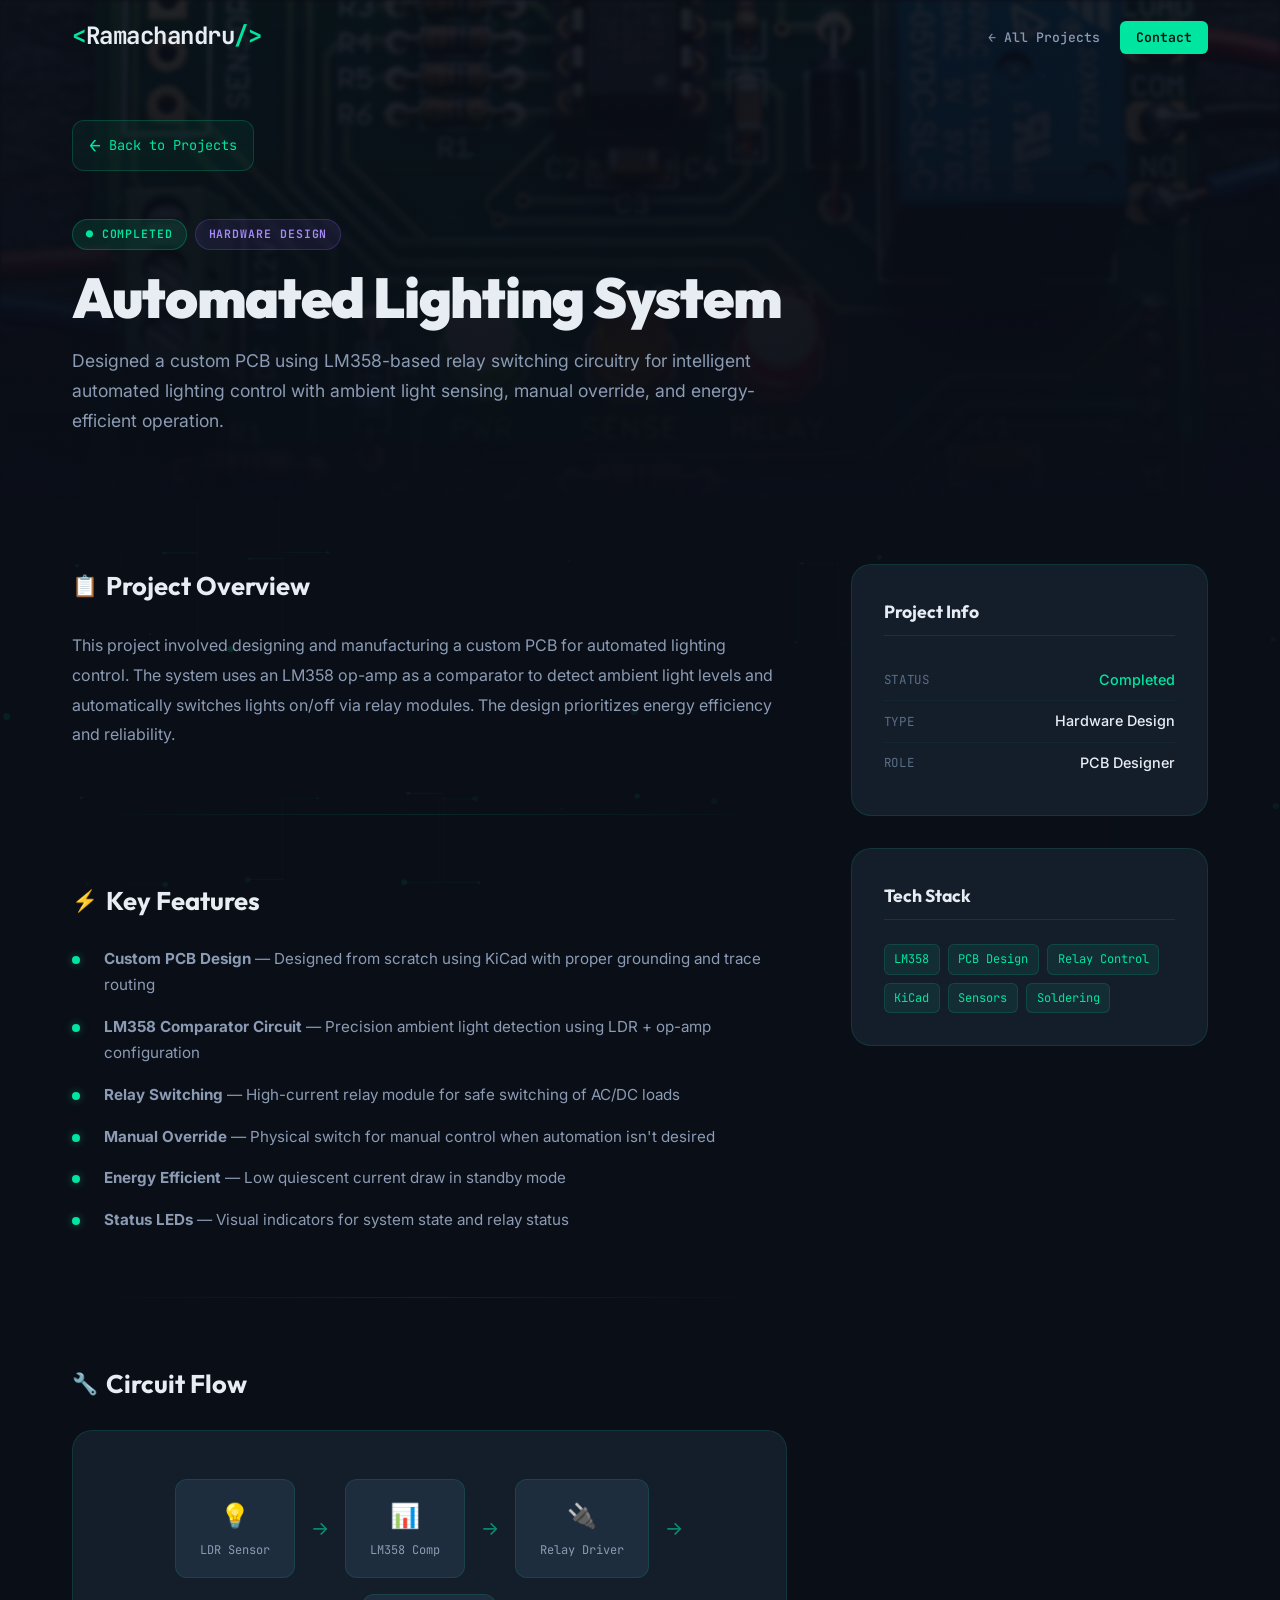
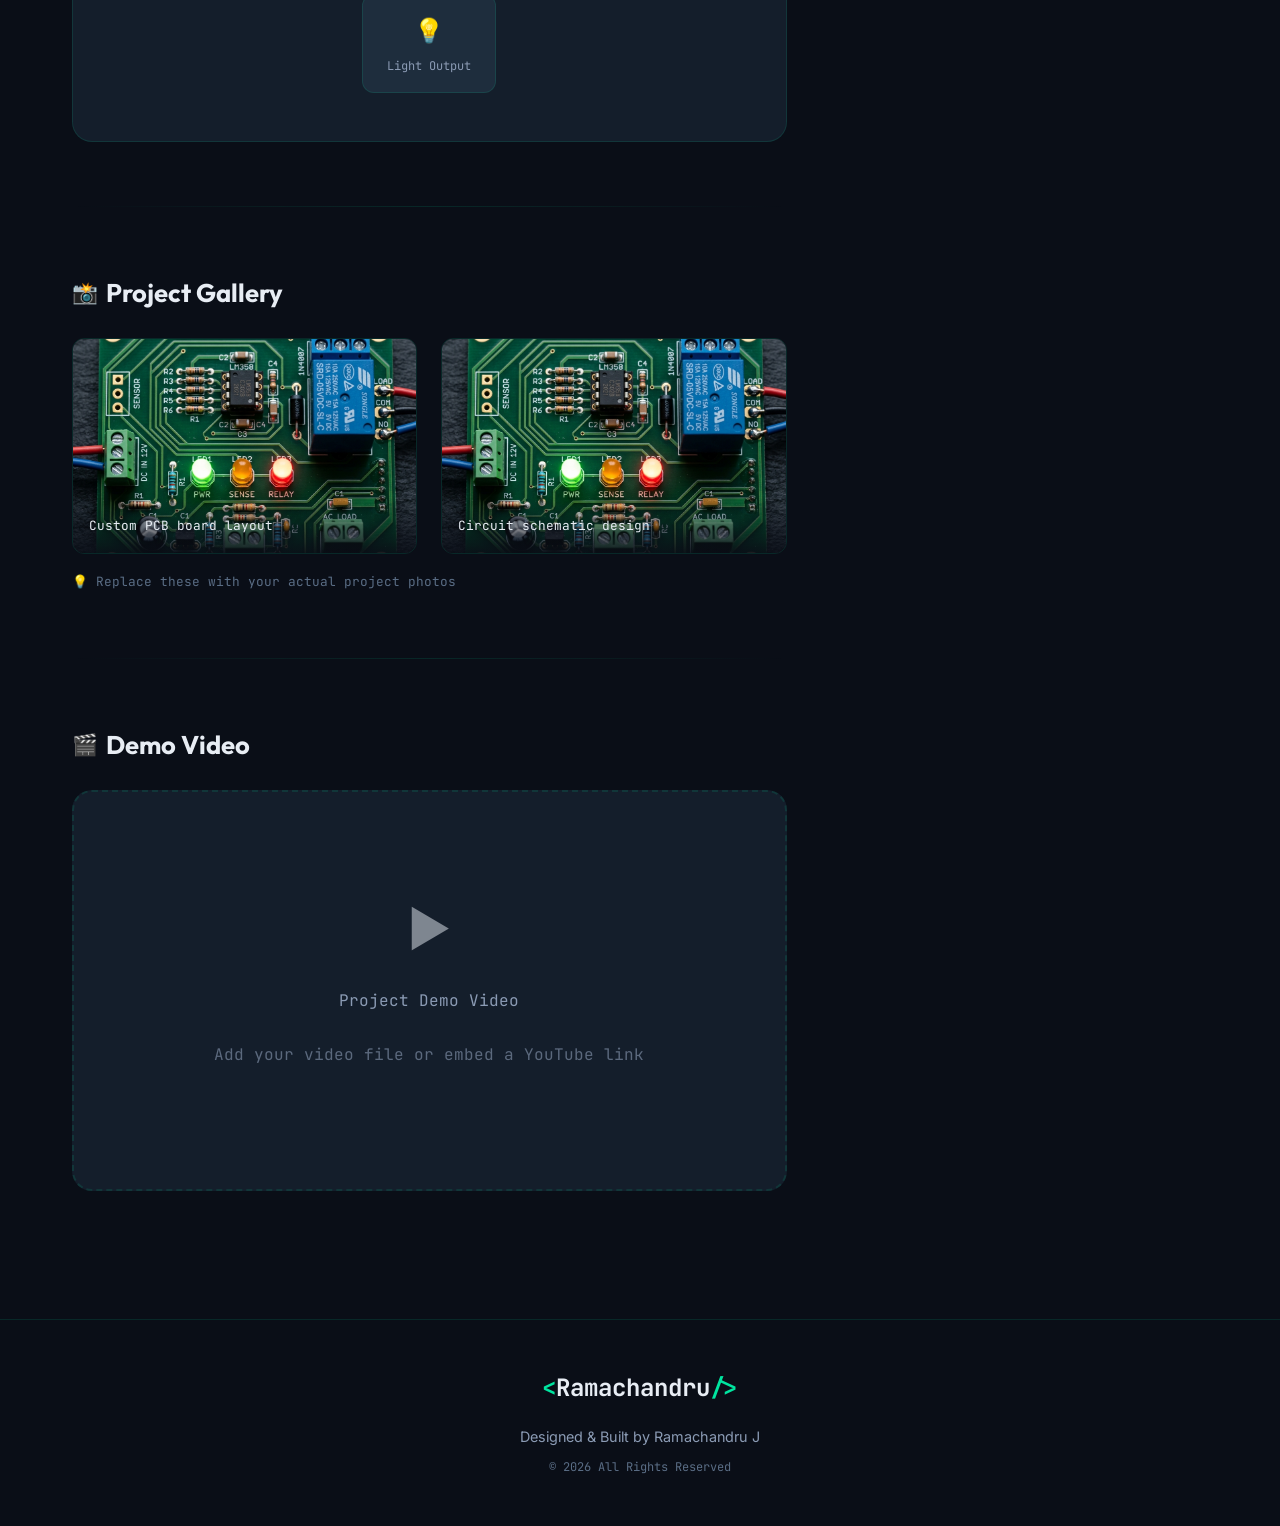
<file: projects/automated-lighting.html>
<!DOCTYPE html>
<html lang="en">
<head>
  <meta charset="UTF-8">
  <meta name="viewport" content="width=device-width, initial-scale=1.0">
  <meta name="description" content="Automated Lighting System — Custom PCB Design by Ramachandru J">
  <title>Automated Lighting System | Ramachandru J</title>
  <link rel="preconnect" href="https://fonts.googleapis.com">
  <link rel="preconnect" href="https://fonts.gstatic.com" crossorigin>
  <link href="https://fonts.googleapis.com/css2?family=JetBrains+Mono:wght@300;400;500;600;700&family=Inter:wght@300;400;500;600;700;800;900&family=Outfit:wght@300;400;500;600;700;800&display=swap" rel="stylesheet">
  <link rel="stylesheet" href="../styles.css">
  <link rel="stylesheet" href="../project-detail.css">
</head>
<body>
  <canvas id="circuit-canvas"></canvas>
  <nav id="main-nav" class="navbar scrolled">
    <div class="nav-container">
      <a href="../index.html" class="nav-logo"><span class="logo-bracket">&lt;</span>Ramachandru<span class="logo-bracket">/&gt;</span></a>
      <ul id="nav-menu" class="nav-menu">
        <li><a href="../index.html#projects" class="nav-link">← All Projects</a></li>
        <li><a href="../index.html#contact" class="nav-link nav-link--cta">Contact</a></li>
      </ul>
    </div>
  </nav>

  <section class="project-detail-hero">
    <div class="project-hero-bg"><img src="lighting-system.png" alt="Automated Lighting System"></div>
    <div class="project-hero-overlay"></div>
    <div class="project-hero-content">
      <a href="../index.html#projects" class="back-btn"><span class="back-arrow">←</span> Back to Projects</a>
      <div class="project-detail-badges">
        <span class="detail-badge detail-badge--status">● Completed</span>
        <span class="detail-badge detail-badge--category">Hardware Design</span>
      </div>
      <h1 class="project-detail-title">Automated Lighting System</h1>
      <p class="project-detail-subtitle">
        Designed a custom PCB using LM358-based relay switching circuitry for intelligent automated lighting control 
        with ambient light sensing, manual override, and energy-efficient operation.
      </p>
    </div>
  </section>

  <div class="project-detail-body">
    <div class="project-detail-grid">
      <div class="project-main">
        <h2><span class="section-icon">📋</span> Project Overview</h2>
        <p>
          This project involved designing and manufacturing a custom PCB for automated lighting control. 
          The system uses an LM358 op-amp as a comparator to detect ambient light levels and automatically 
          switches lights on/off via relay modules. The design prioritizes energy efficiency and reliability.
        </p>

        <div class="section-divider"></div>

        <h2><span class="section-icon">⚡</span> Key Features</h2>
        <ul>
          <li><strong>Custom PCB Design</strong> — Designed from scratch using KiCad with proper grounding and trace routing</li>
          <li><strong>LM358 Comparator Circuit</strong> — Precision ambient light detection using LDR + op-amp configuration</li>
          <li><strong>Relay Switching</strong> — High-current relay module for safe switching of AC/DC loads</li>
          <li><strong>Manual Override</strong> — Physical switch for manual control when automation isn't desired</li>
          <li><strong>Energy Efficient</strong> — Low quiescent current draw in standby mode</li>
          <li><strong>Status LEDs</strong> — Visual indicators for system state and relay status</li>
        </ul>

        <div class="section-divider"></div>

        <h2><span class="section-icon">🔧</span> Circuit Flow</h2>
        <div class="architecture-diagram">
          <div class="arch-flow">
            <div class="arch-node"><div class="arch-node-icon">💡</div><div class="arch-node-label">LDR Sensor</div></div>
            <span class="arch-arrow">→</span>
            <div class="arch-node"><div class="arch-node-icon">📊</div><div class="arch-node-label">LM358 Comp</div></div>
            <span class="arch-arrow">→</span>
            <div class="arch-node"><div class="arch-node-icon">🔌</div><div class="arch-node-label">Relay Driver</div></div>
            <span class="arch-arrow">→</span>
            <div class="arch-node"><div class="arch-node-icon">💡</div><div class="arch-node-label">Light Output</div></div>
          </div>
        </div>

        <div class="section-divider"></div>

        <div class="project-gallery">
          <h2><span class="section-icon">📸</span> Project Gallery</h2>
          <div class="gallery-grid">
            <div class="gallery-item"><img src="lighting-system.png" alt="PCB Board"><div class="gallery-caption">Custom PCB board layout</div></div>
            <div class="gallery-item"><img src="lighting-system.png" alt="Schematic"><div class="gallery-caption">Circuit schematic design</div></div>
          </div>
          <p style="margin-top: var(--space-md); font-family: var(--font-mono); font-size: 0.8rem; color: var(--text-muted);">
            💡 Replace these with your actual project photos
          </p>
        </div>

        <div class="section-divider"></div>

        <div class="video-section">
          <h2><span class="section-icon">🎬</span> Demo Video</h2>
          <div class="video-placeholder">
            <div class="video-placeholder-icon">▶️</div>
            <p class="video-placeholder-text">Project Demo Video</p>
            <p class="video-placeholder-hint">Add your video file or embed a YouTube link</p>
          </div>
        </div>
      </div>

      <div class="project-sidebar">
        <div class="sidebar-card">
          <h3>Project Info</h3>
          <div class="sidebar-item"><span class="sidebar-label">Status</span><span class="sidebar-value" style="color: var(--color-primary);">Completed</span></div>
          <div class="sidebar-item"><span class="sidebar-label">Type</span><span class="sidebar-value">Hardware Design</span></div>
          <div class="sidebar-item"><span class="sidebar-label">Role</span><span class="sidebar-value">PCB Designer</span></div>
        </div>
        <div class="sidebar-card">
          <h3>Tech Stack</h3>
          <div class="sidebar-tech-list">
            <span class="sidebar-tech">LM358</span>
            <span class="sidebar-tech">PCB Design</span>
            <span class="sidebar-tech">Relay Control</span>
            <span class="sidebar-tech">KiCad</span>
            <span class="sidebar-tech">Sensors</span>
            <span class="sidebar-tech">Soldering</span>
          </div>
        </div>
      </div>
    </div>
  </div>

  <footer class="footer">
    <div class="container footer-content">
      <div class="footer-logo"><span class="logo-bracket">&lt;</span>Ramachandru<span class="logo-bracket">/&gt;</span></div>
      <p class="footer-text">Designed & Built by Ramachandru J</p>
      <p class="footer-copyright">© 2026 All Rights Reserved</p>
    </div>
  </footer>
  <script src="../script.js"></script>
</body>
</html>
</file>
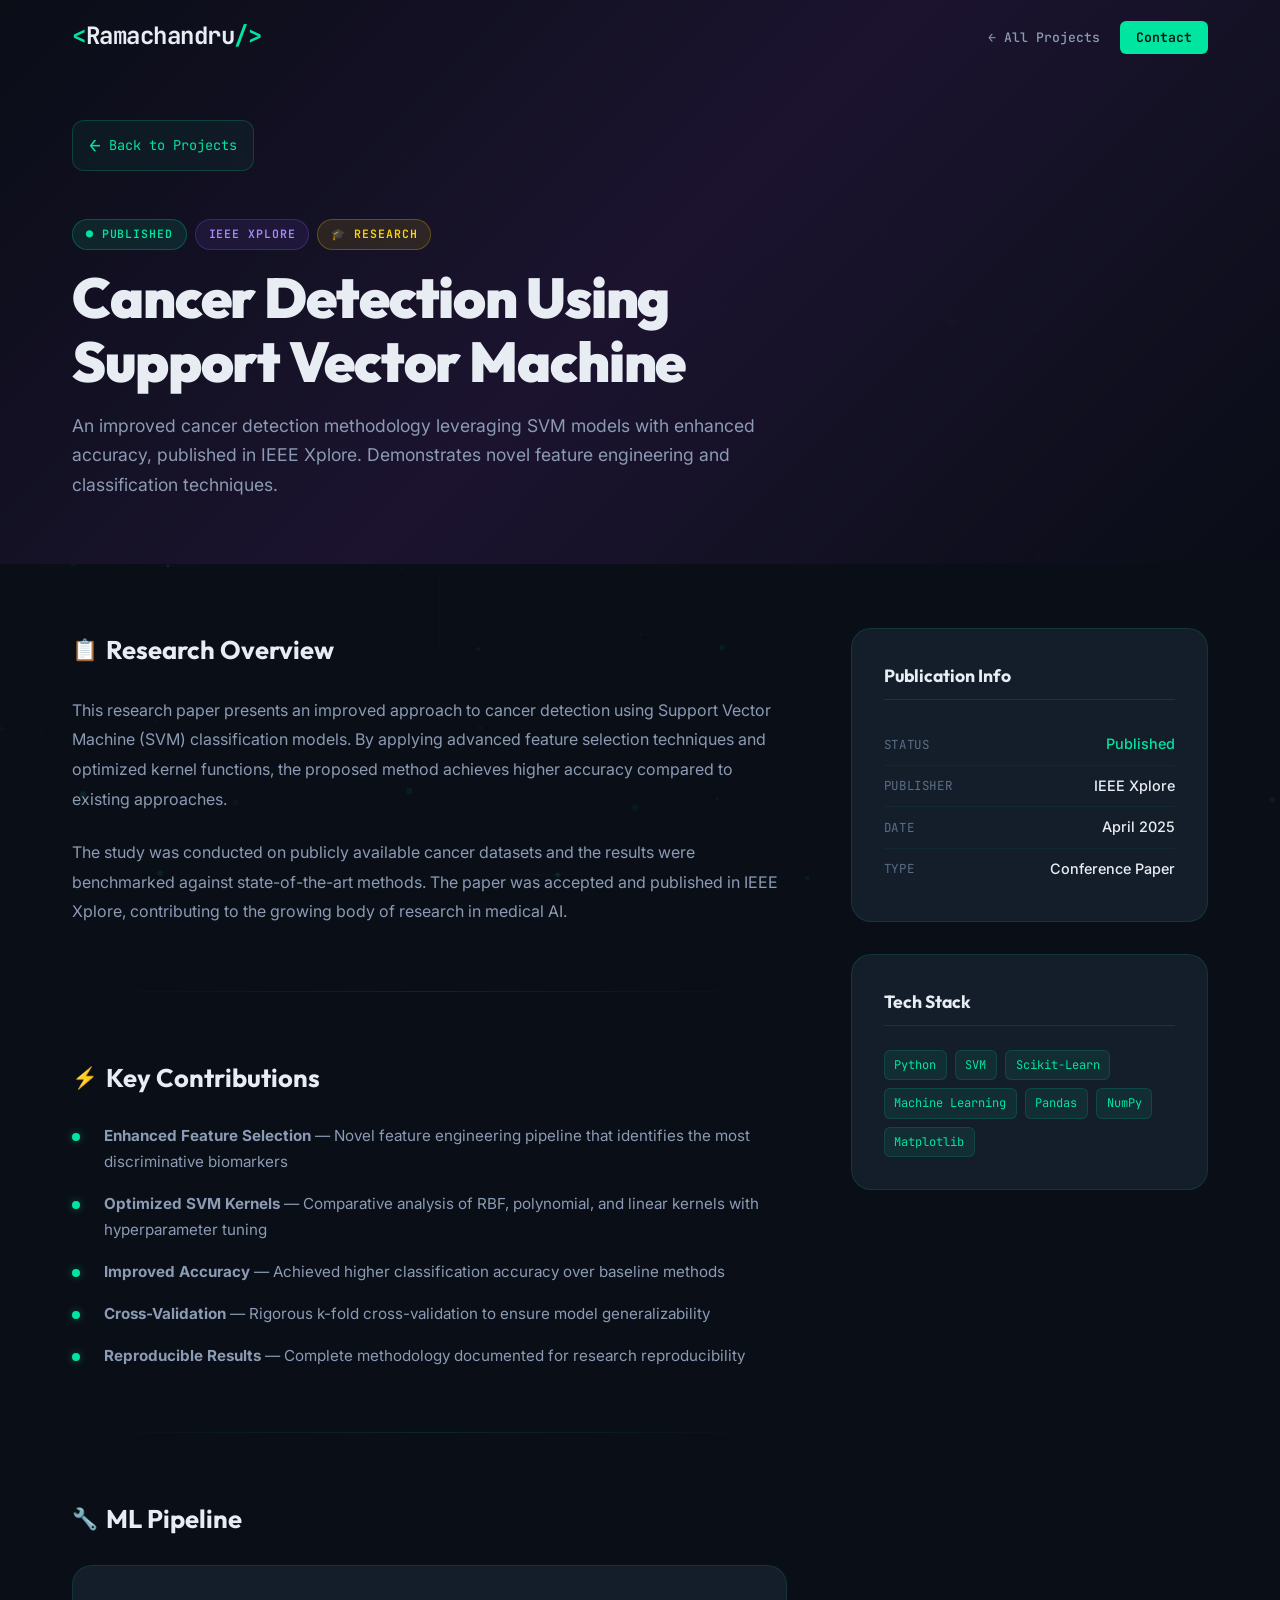
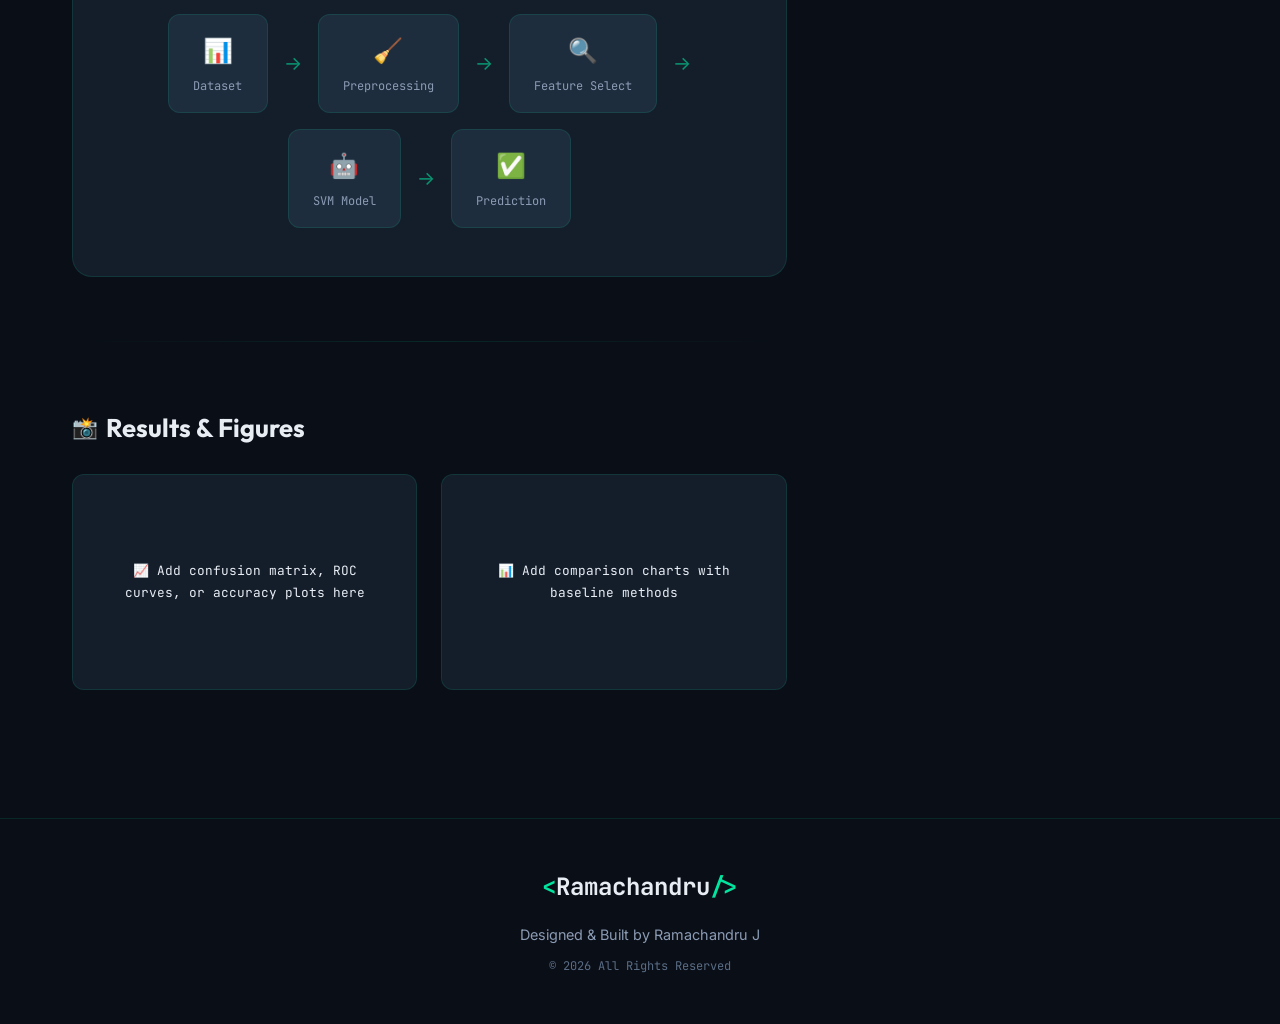
<file: projects/cancer-detection-svm.html>
<!DOCTYPE html>
<html lang="en">
<head>
  <meta charset="UTF-8">
  <meta name="viewport" content="width=device-width, initial-scale=1.0">
  <meta name="description" content="Improved Cancer Detection using Support Vector Machine — IEEE Xplore Publication by Ramachandru J">
  <title>Cancer Detection using SVM | Ramachandru J</title>
  <link rel="preconnect" href="https://fonts.googleapis.com">
  <link rel="preconnect" href="https://fonts.gstatic.com" crossorigin>
  <link href="https://fonts.googleapis.com/css2?family=JetBrains+Mono:wght@300;400;500;600;700&family=Inter:wght@300;400;500;600;700;800;900&family=Outfit:wght@300;400;500;600;700;800&display=swap" rel="stylesheet">
  <link rel="stylesheet" href="../styles.css">
  <link rel="stylesheet" href="../project-detail.css">
</head>
<body>
  <canvas id="circuit-canvas"></canvas>
  <nav id="main-nav" class="navbar scrolled">
    <div class="nav-container">
      <a href="../index.html" class="nav-logo"><span class="logo-bracket">&lt;</span>Ramachandru<span class="logo-bracket">/&gt;</span></a>
      <ul id="nav-menu" class="nav-menu">
        <li><a href="../index.html#projects" class="nav-link">← All Projects</a></li>
        <li><a href="../index.html#contact" class="nav-link nav-link--cta">Contact</a></li>
      </ul>
    </div>
  </nav>

  <section class="project-detail-hero">
    <div class="project-hero-overlay" style="background: linear-gradient(135deg, rgba(10,14,23,0.97) 0%, rgba(30,20,50,0.9) 50%, rgba(10,14,23,0.95) 100%);"></div>
    <div class="project-hero-content">
      <a href="../index.html#projects" class="back-btn"><span class="back-arrow">←</span> Back to Projects</a>
      <div class="project-detail-badges">
        <span class="detail-badge detail-badge--status">● Published</span>
        <span class="detail-badge detail-badge--category">IEEE Xplore</span>
        <span class="detail-badge detail-badge--patent">🎓 Research</span>
      </div>
      <h1 class="project-detail-title">Cancer Detection Using<br>Support Vector Machine</h1>
      <p class="project-detail-subtitle">
        An improved cancer detection methodology leveraging SVM models with enhanced accuracy, 
        published in IEEE Xplore. Demonstrates novel feature engineering and classification techniques.
      </p>
    </div>
  </section>

  <div class="project-detail-body">
    <div class="project-detail-grid">
      <div class="project-main">
        <h2><span class="section-icon">📋</span> Research Overview</h2>
        <p>
          This research paper presents an improved approach to cancer detection using Support Vector Machine (SVM) 
          classification models. By applying advanced feature selection techniques and optimized kernel functions, 
          the proposed method achieves higher accuracy compared to existing approaches.
        </p>
        <p>
          The study was conducted on publicly available cancer datasets and the results were benchmarked 
          against state-of-the-art methods. The paper was accepted and published in IEEE Xplore, 
          contributing to the growing body of research in medical AI.
        </p>

        <div class="section-divider"></div>

        <h2><span class="section-icon">⚡</span> Key Contributions</h2>
        <ul>
          <li><strong>Enhanced Feature Selection</strong> — Novel feature engineering pipeline that identifies the most discriminative biomarkers</li>
          <li><strong>Optimized SVM Kernels</strong> — Comparative analysis of RBF, polynomial, and linear kernels with hyperparameter tuning</li>
          <li><strong>Improved Accuracy</strong> — Achieved higher classification accuracy over baseline methods</li>
          <li><strong>Cross-Validation</strong> — Rigorous k-fold cross-validation to ensure model generalizability</li>
          <li><strong>Reproducible Results</strong> — Complete methodology documented for research reproducibility</li>
        </ul>

        <div class="section-divider"></div>

        <h2><span class="section-icon">🔧</span> ML Pipeline</h2>
        <div class="architecture-diagram">
          <div class="arch-flow">
            <div class="arch-node"><div class="arch-node-icon">📊</div><div class="arch-node-label">Dataset</div></div>
            <span class="arch-arrow">→</span>
            <div class="arch-node"><div class="arch-node-icon">🧹</div><div class="arch-node-label">Preprocessing</div></div>
            <span class="arch-arrow">→</span>
            <div class="arch-node"><div class="arch-node-icon">🔍</div><div class="arch-node-label">Feature Select</div></div>
            <span class="arch-arrow">→</span>
            <div class="arch-node"><div class="arch-node-icon">🤖</div><div class="arch-node-label">SVM Model</div></div>
            <span class="arch-arrow">→</span>
            <div class="arch-node"><div class="arch-node-icon">✅</div><div class="arch-node-label">Prediction</div></div>
          </div>
        </div>

        <div class="section-divider"></div>

        <div class="project-gallery">
          <h2><span class="section-icon">📸</span> Results & Figures</h2>
          <div class="gallery-grid">
            <div class="gallery-item" style="background: var(--bg-card); display: flex; align-items: center; justify-content: center;">
              <div class="gallery-caption" style="position: static; background: none; text-align: center; padding: var(--space-xl);">📈 Add confusion matrix, ROC curves, or accuracy plots here</div>
            </div>
            <div class="gallery-item" style="background: var(--bg-card); display: flex; align-items: center; justify-content: center;">
              <div class="gallery-caption" style="position: static; background: none; text-align: center; padding: var(--space-xl);">📊 Add comparison charts with baseline methods</div>
            </div>
          </div>
        </div>
      </div>

      <div class="project-sidebar">
        <div class="sidebar-card">
          <h3>Publication Info</h3>
          <div class="sidebar-item"><span class="sidebar-label">Status</span><span class="sidebar-value" style="color: var(--color-primary);">Published</span></div>
          <div class="sidebar-item"><span class="sidebar-label">Publisher</span><span class="sidebar-value">IEEE Xplore</span></div>
          <div class="sidebar-item"><span class="sidebar-label">Date</span><span class="sidebar-value">April 2025</span></div>
          <div class="sidebar-item"><span class="sidebar-label">Type</span><span class="sidebar-value">Conference Paper</span></div>
        </div>
        <div class="sidebar-card">
          <h3>Tech Stack</h3>
          <div class="sidebar-tech-list">
            <span class="sidebar-tech">Python</span>
            <span class="sidebar-tech">SVM</span>
            <span class="sidebar-tech">Scikit-Learn</span>
            <span class="sidebar-tech">Machine Learning</span>
            <span class="sidebar-tech">Pandas</span>
            <span class="sidebar-tech">NumPy</span>
            <span class="sidebar-tech">Matplotlib</span>
          </div>
        </div>
      </div>
    </div>
  </div>

  <footer class="footer">
    <div class="container footer-content">
      <div class="footer-logo"><span class="logo-bracket">&lt;</span>Ramachandru<span class="logo-bracket">/&gt;</span></div>
      <p class="footer-text">Designed & Built by Ramachandru J</p>
      <p class="footer-copyright">© 2026 All Rights Reserved</p>
    </div>
  </footer>
  <script src="../script.js"></script>
</body>
</html>
</file>
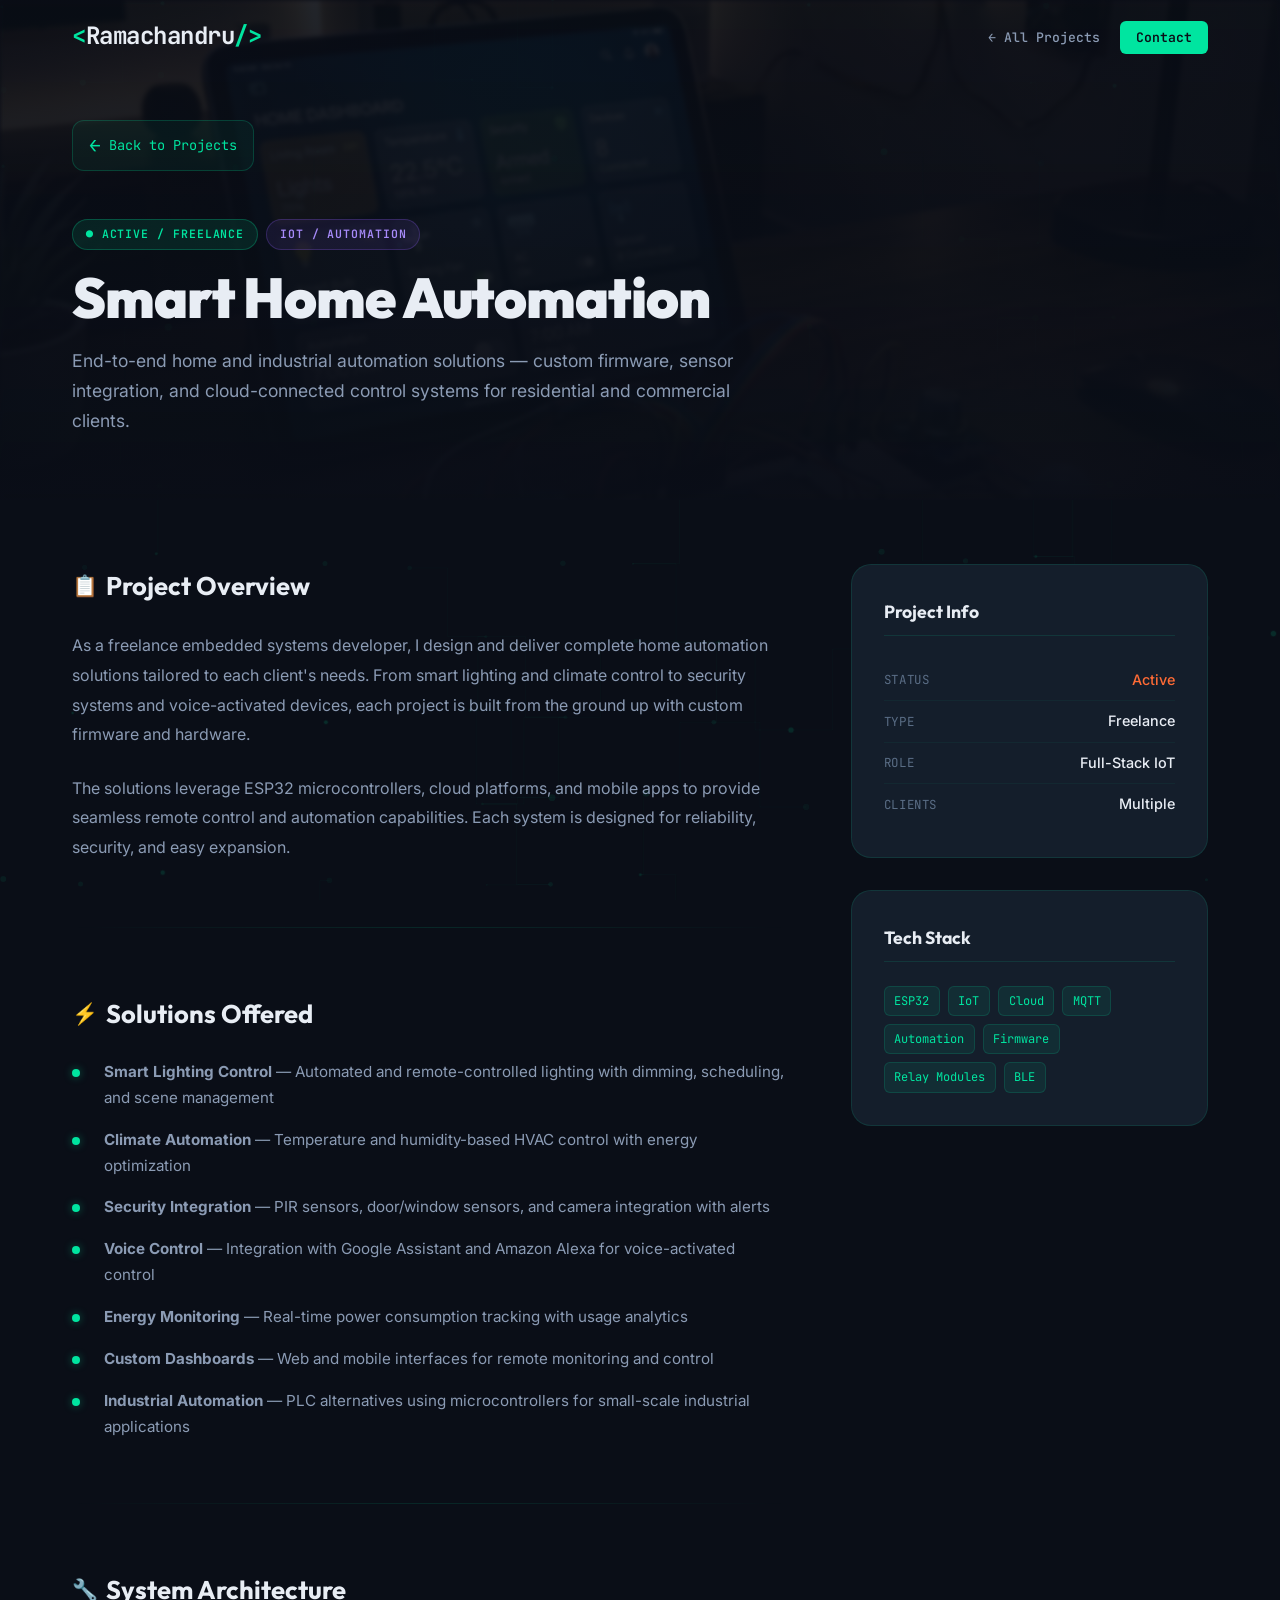
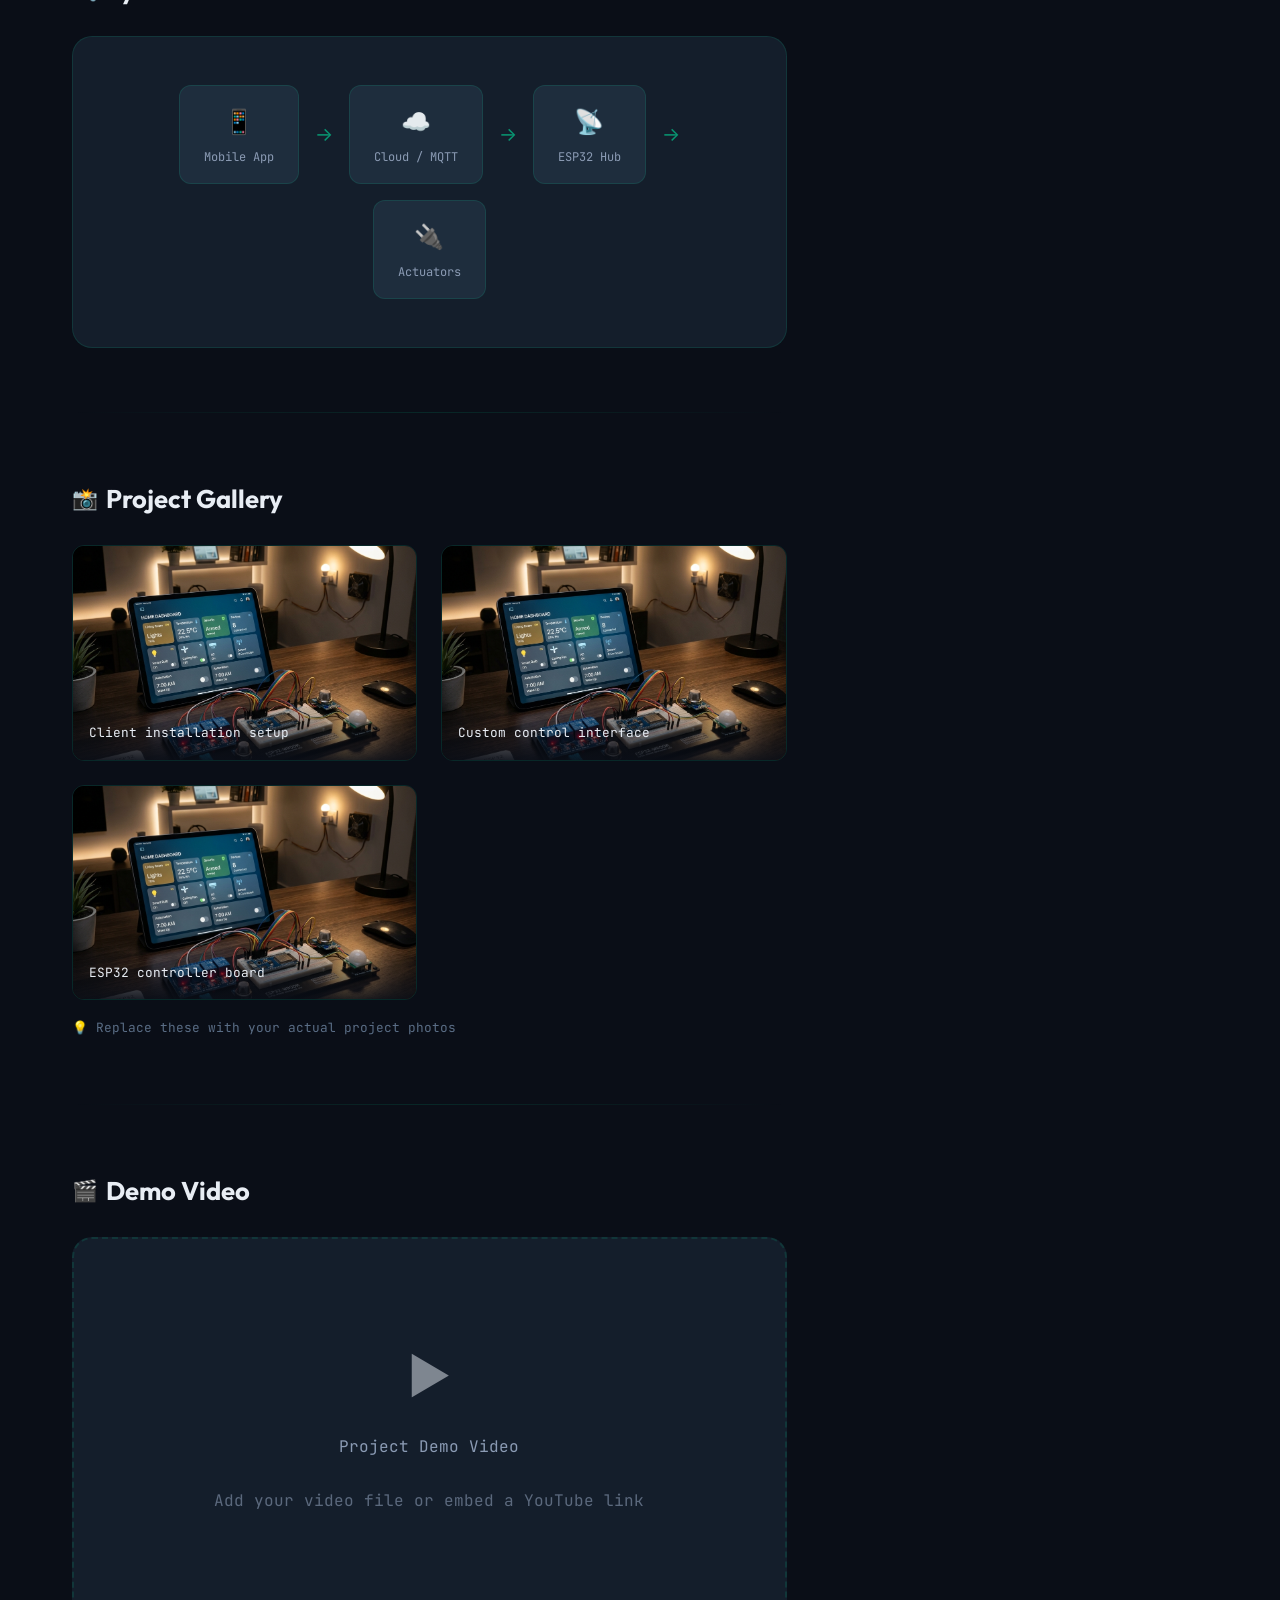
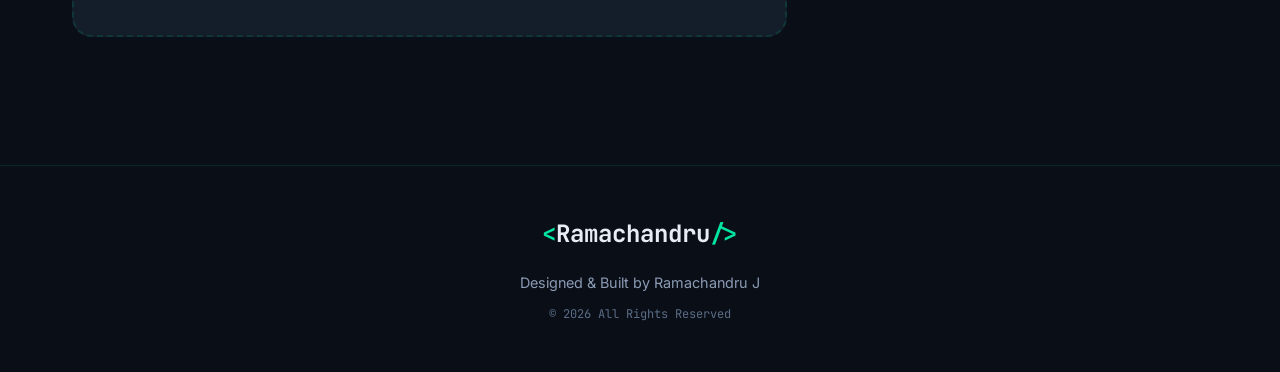
<file: projects/smart-home-automation.html>
<!DOCTYPE html>
<html lang="en">
<head>
  <meta charset="UTF-8">
  <meta name="viewport" content="width=device-width, initial-scale=1.0">
  <meta name="description" content="Smart Home Automation — Freelance IoT Solutions by Ramachandru J">
  <title>Smart Home Automation | Ramachandru J</title>
  <link rel="preconnect" href="https://fonts.googleapis.com">
  <link rel="preconnect" href="https://fonts.gstatic.com" crossorigin>
  <link href="https://fonts.googleapis.com/css2?family=JetBrains+Mono:wght@300;400;500;600;700&family=Inter:wght@300;400;500;600;700;800;900&family=Outfit:wght@300;400;500;600;700;800&display=swap" rel="stylesheet">
  <link rel="stylesheet" href="../styles.css">
  <link rel="stylesheet" href="../project-detail.css">
</head>
<body>
  <canvas id="circuit-canvas"></canvas>
  <nav id="main-nav" class="navbar scrolled">
    <div class="nav-container">
      <a href="../index.html" class="nav-logo"><span class="logo-bracket">&lt;</span>Ramachandru<span class="logo-bracket">/&gt;</span></a>
      <ul id="nav-menu" class="nav-menu">
        <li><a href="../index.html#projects" class="nav-link">← All Projects</a></li>
        <li><a href="../index.html#contact" class="nav-link nav-link--cta">Contact</a></li>
      </ul>
    </div>
  </nav>

  <section class="project-detail-hero">
    <div class="project-hero-bg"><img src="smart-home.png" alt="Smart Home Automation"></div>
    <div class="project-hero-overlay"></div>
    <div class="project-hero-content">
      <a href="../index.html#projects" class="back-btn"><span class="back-arrow">←</span> Back to Projects</a>
      <div class="project-detail-badges">
        <span class="detail-badge detail-badge--status">● Active / Freelance</span>
        <span class="detail-badge detail-badge--category">IoT / Automation</span>
      </div>
      <h1 class="project-detail-title">Smart Home Automation</h1>
      <p class="project-detail-subtitle">
        End-to-end home and industrial automation solutions — custom firmware, sensor integration, 
        and cloud-connected control systems for residential and commercial clients.
      </p>
    </div>
  </section>

  <div class="project-detail-body">
    <div class="project-detail-grid">
      <div class="project-main">
        <h2><span class="section-icon">📋</span> Project Overview</h2>
        <p>
          As a freelance embedded systems developer, I design and deliver complete home automation solutions 
          tailored to each client's needs. From smart lighting and climate control to security systems and 
          voice-activated devices, each project is built from the ground up with custom firmware and hardware.
        </p>
        <p>
          The solutions leverage ESP32 microcontrollers, cloud platforms, and mobile apps to provide 
          seamless remote control and automation capabilities. Each system is designed for reliability, 
          security, and easy expansion.
        </p>

        <div class="section-divider"></div>

        <h2><span class="section-icon">⚡</span> Solutions Offered</h2>
        <ul>
          <li><strong>Smart Lighting Control</strong> — Automated and remote-controlled lighting with dimming, scheduling, and scene management</li>
          <li><strong>Climate Automation</strong> — Temperature and humidity-based HVAC control with energy optimization</li>
          <li><strong>Security Integration</strong> — PIR sensors, door/window sensors, and camera integration with alerts</li>
          <li><strong>Voice Control</strong> — Integration with Google Assistant and Amazon Alexa for voice-activated control</li>
          <li><strong>Energy Monitoring</strong> — Real-time power consumption tracking with usage analytics</li>
          <li><strong>Custom Dashboards</strong> — Web and mobile interfaces for remote monitoring and control</li>
          <li><strong>Industrial Automation</strong> — PLC alternatives using microcontrollers for small-scale industrial applications</li>
        </ul>

        <div class="section-divider"></div>

        <h2><span class="section-icon">🔧</span> System Architecture</h2>
        <div class="architecture-diagram">
          <div class="arch-flow">
            <div class="arch-node"><div class="arch-node-icon">📱</div><div class="arch-node-label">Mobile App</div></div>
            <span class="arch-arrow">→</span>
            <div class="arch-node"><div class="arch-node-icon">☁️</div><div class="arch-node-label">Cloud / MQTT</div></div>
            <span class="arch-arrow">→</span>
            <div class="arch-node"><div class="arch-node-icon">📡</div><div class="arch-node-label">ESP32 Hub</div></div>
            <span class="arch-arrow">→</span>
            <div class="arch-node"><div class="arch-node-icon">🔌</div><div class="arch-node-label">Actuators</div></div>
          </div>
        </div>

        <div class="section-divider"></div>

        <div class="project-gallery">
          <h2><span class="section-icon">📸</span> Project Gallery</h2>
          <div class="gallery-grid">
            <div class="gallery-item"><img src="smart-home.png" alt="Smart Home Setup"><div class="gallery-caption">Client installation setup</div></div>
            <div class="gallery-item"><img src="smart-home.png" alt="Control Panel"><div class="gallery-caption">Custom control interface</div></div>
            <div class="gallery-item"><img src="smart-home.png" alt="Hardware"><div class="gallery-caption">ESP32 controller board</div></div>
          </div>
          <p style="margin-top: var(--space-md); font-family: var(--font-mono); font-size: 0.8rem; color: var(--text-muted);">
            💡 Replace these with your actual project photos
          </p>
        </div>

        <div class="section-divider"></div>

        <div class="video-section">
          <h2><span class="section-icon">🎬</span> Demo Video</h2>
          <div class="video-placeholder">
            <div class="video-placeholder-icon">▶️</div>
            <p class="video-placeholder-text">Project Demo Video</p>
            <p class="video-placeholder-hint">Add your video file or embed a YouTube link</p>
          </div>
        </div>
      </div>

      <div class="project-sidebar">
        <div class="sidebar-card">
          <h3>Project Info</h3>
          <div class="sidebar-item"><span class="sidebar-label">Status</span><span class="sidebar-value" style="color: var(--color-accent);">Active</span></div>
          <div class="sidebar-item"><span class="sidebar-label">Type</span><span class="sidebar-value">Freelance</span></div>
          <div class="sidebar-item"><span class="sidebar-label">Role</span><span class="sidebar-value">Full-Stack IoT</span></div>
          <div class="sidebar-item"><span class="sidebar-label">Clients</span><span class="sidebar-value">Multiple</span></div>
        </div>
        <div class="sidebar-card">
          <h3>Tech Stack</h3>
          <div class="sidebar-tech-list">
            <span class="sidebar-tech">ESP32</span>
            <span class="sidebar-tech">IoT</span>
            <span class="sidebar-tech">Cloud</span>
            <span class="sidebar-tech">MQTT</span>
            <span class="sidebar-tech">Automation</span>
            <span class="sidebar-tech">Firmware</span>
            <span class="sidebar-tech">Relay Modules</span>
            <span class="sidebar-tech">BLE</span>
          </div>
        </div>
      </div>
    </div>
  </div>

  <footer class="footer">
    <div class="container footer-content">
      <div class="footer-logo"><span class="logo-bracket">&lt;</span>Ramachandru<span class="logo-bracket">/&gt;</span></div>
      <p class="footer-text">Designed & Built by Ramachandru J</p>
      <p class="footer-copyright">© 2026 All Rights Reserved</p>
    </div>
  </footer>
  <script src="../script.js"></script>
</body>
</html>
</file>
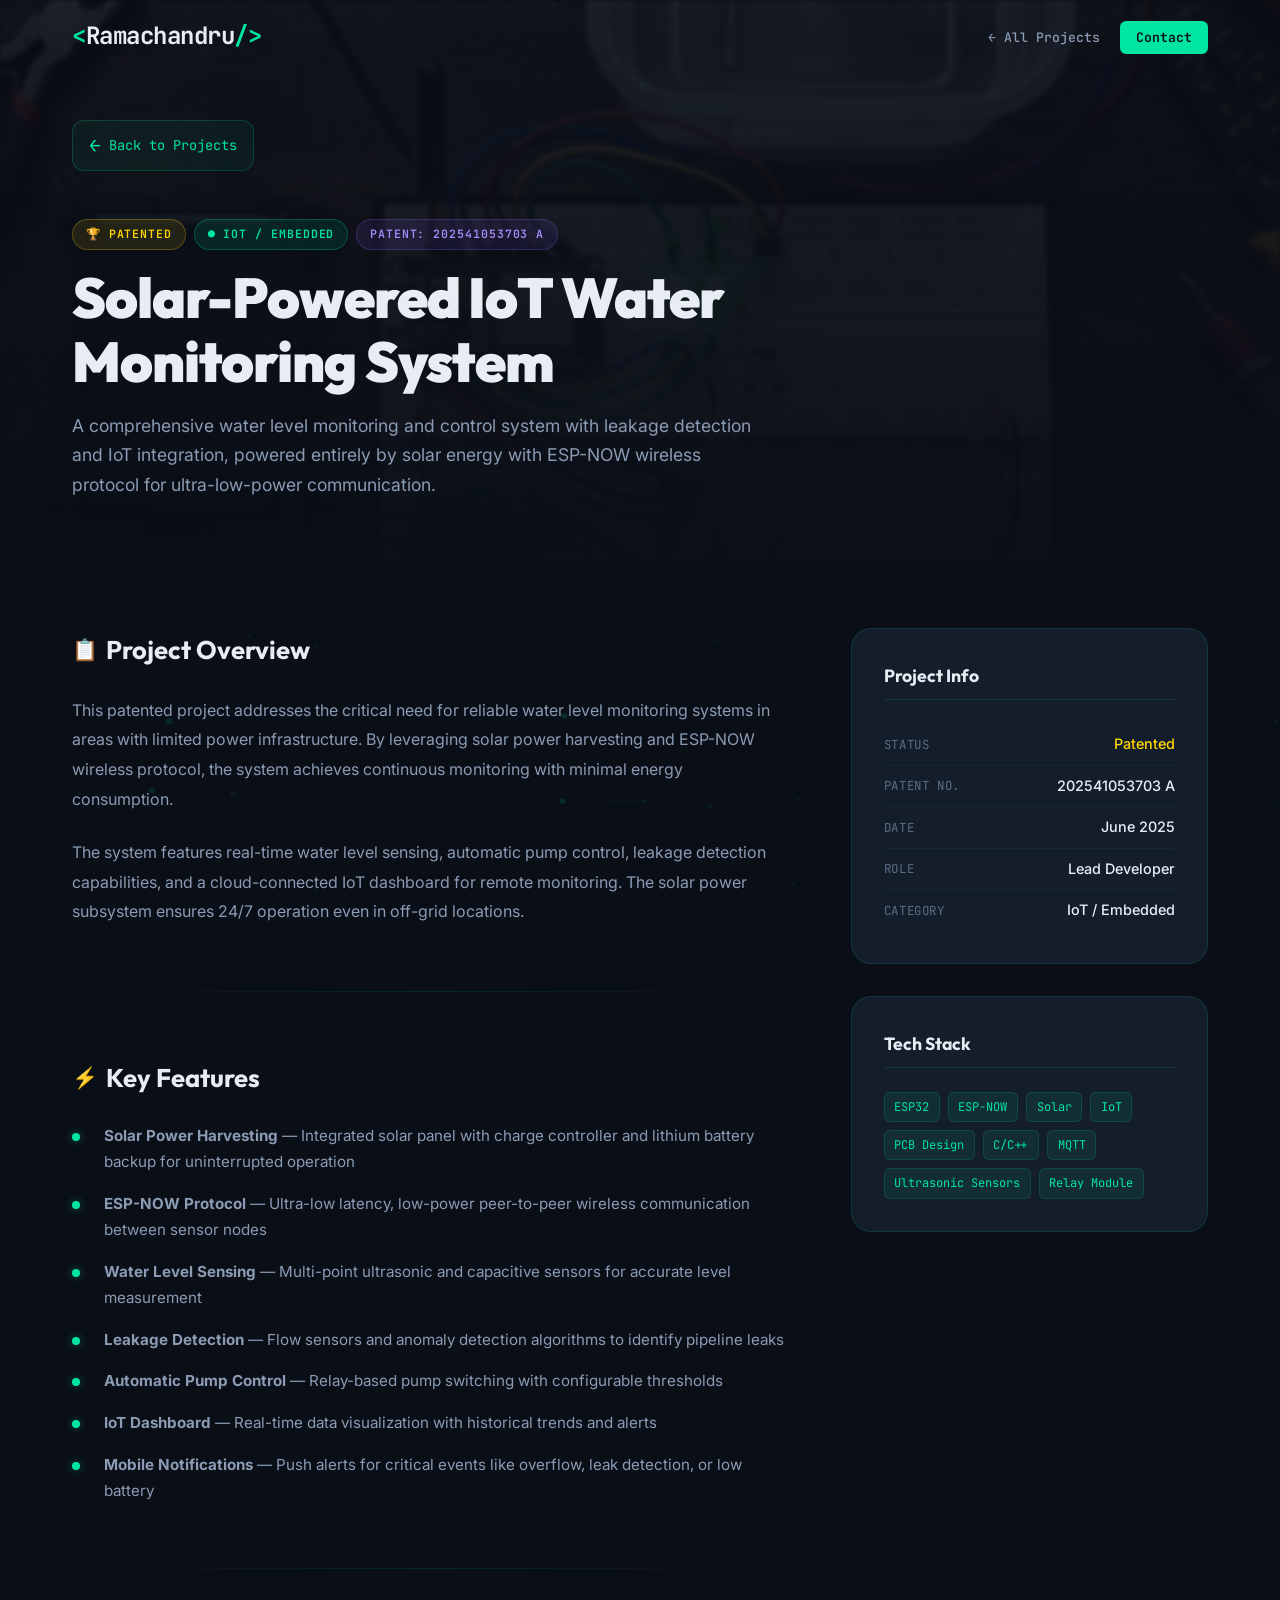
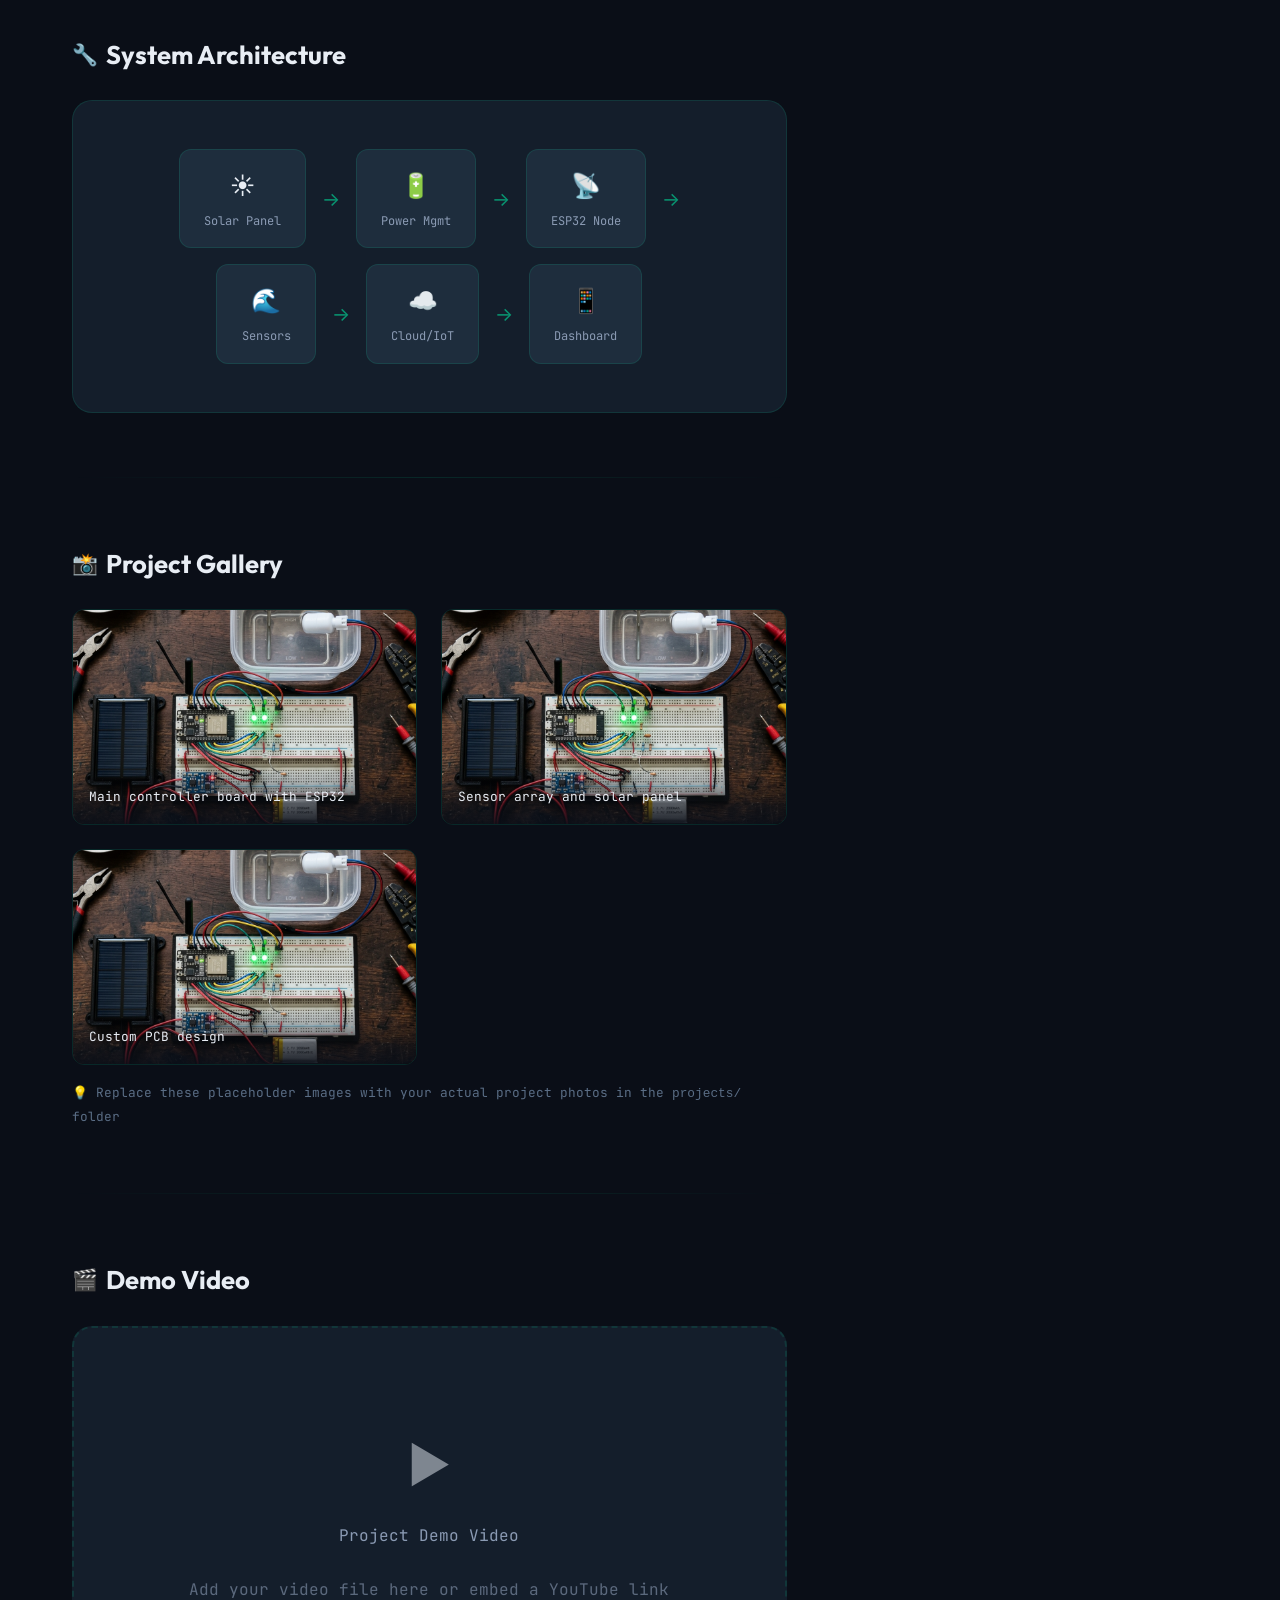
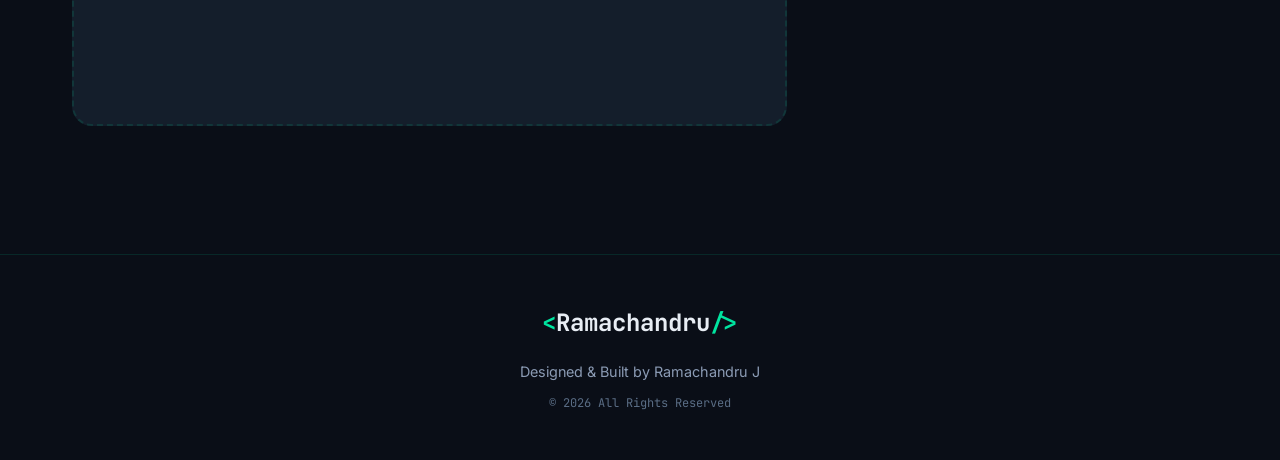
<file: projects/solar-iot-water-monitoring.html>
<!DOCTYPE html>
<html lang="en">
<head>
  <meta charset="UTF-8">
  <meta name="viewport" content="width=device-width, initial-scale=1.0">
  <meta name="description" content="Solar-Powered IoT Water Monitoring System with Leakage Detection — Patented project by Ramachandru J">
  <title>Solar-Powered IoT Water Monitoring | Ramachandru J</title>
  <link rel="preconnect" href="https://fonts.googleapis.com">
  <link rel="preconnect" href="https://fonts.gstatic.com" crossorigin>
  <link href="https://fonts.googleapis.com/css2?family=JetBrains+Mono:wght@300;400;500;600;700&family=Inter:wght@300;400;500;600;700;800;900&family=Outfit:wght@300;400;500;600;700;800&display=swap" rel="stylesheet">
  <link rel="stylesheet" href="../styles.css">
  <link rel="stylesheet" href="../project-detail.css">
</head>
<body>
  <canvas id="circuit-canvas"></canvas>

  <!-- Navigation -->
  <nav id="main-nav" class="navbar scrolled">
    <div class="nav-container">
      <a href="../index.html" class="nav-logo">
        <span class="logo-bracket">&lt;</span>Ramachandru<span class="logo-bracket">/&gt;</span>
      </a>
      <ul id="nav-menu" class="nav-menu">
        <li><a href="../index.html#projects" class="nav-link">← All Projects</a></li>
        <li><a href="../index.html#contact" class="nav-link nav-link--cta">Contact</a></li>
      </ul>
    </div>
  </nav>

  <!-- Project Hero -->
  <section class="project-detail-hero">
    <div class="project-hero-bg">
      <img src="solar-iot.png" alt="Solar IoT Water Monitoring">
    </div>
    <div class="project-hero-overlay"></div>
    <div class="project-hero-content">
      <a href="../index.html#projects" class="back-btn">
        <span class="back-arrow">←</span> Back to Projects
      </a>
      <div class="project-detail-badges">
        <span class="detail-badge detail-badge--patent">🏆 Patented</span>
        <span class="detail-badge detail-badge--status">● IoT / Embedded</span>
        <span class="detail-badge detail-badge--category">Patent: 202541053703 A</span>
      </div>
      <h1 class="project-detail-title">Solar-Powered IoT Water<br>Monitoring System</h1>
      <p class="project-detail-subtitle">
        A comprehensive water level monitoring and control system with leakage detection and IoT integration, 
        powered entirely by solar energy with ESP-NOW wireless protocol for ultra-low-power communication.
      </p>
    </div>
  </section>

  <!-- Project Body -->
  <div class="project-detail-body">
    <div class="project-detail-grid">
      <!-- Main Content -->
      <div class="project-main">
        <!-- Overview -->
        <h2><span class="section-icon">📋</span> Project Overview</h2>
        <p>
          This patented project addresses the critical need for reliable water level monitoring systems in areas 
          with limited power infrastructure. By leveraging solar power harvesting and ESP-NOW wireless protocol, 
          the system achieves continuous monitoring with minimal energy consumption.
        </p>
        <p>
          The system features real-time water level sensing, automatic pump control, leakage detection capabilities, 
          and a cloud-connected IoT dashboard for remote monitoring. The solar power subsystem ensures 24/7 operation 
          even in off-grid locations.
        </p>

        <div class="section-divider"></div>

        <!-- Key Features -->
        <h2><span class="section-icon">⚡</span> Key Features</h2>
        <ul>
          <li><strong>Solar Power Harvesting</strong> — Integrated solar panel with charge controller and lithium battery backup for uninterrupted operation</li>
          <li><strong>ESP-NOW Protocol</strong> — Ultra-low latency, low-power peer-to-peer wireless communication between sensor nodes</li>
          <li><strong>Water Level Sensing</strong> — Multi-point ultrasonic and capacitive sensors for accurate level measurement</li>
          <li><strong>Leakage Detection</strong> — Flow sensors and anomaly detection algorithms to identify pipeline leaks</li>
          <li><strong>Automatic Pump Control</strong> — Relay-based pump switching with configurable thresholds</li>
          <li><strong>IoT Dashboard</strong> — Real-time data visualization with historical trends and alerts</li>
          <li><strong>Mobile Notifications</strong> — Push alerts for critical events like overflow, leak detection, or low battery</li>
        </ul>

        <div class="section-divider"></div>

        <!-- System Architecture -->
        <h2><span class="section-icon">🔧</span> System Architecture</h2>
        <div class="architecture-diagram">
          <div class="arch-flow">
            <div class="arch-node">
              <div class="arch-node-icon">☀️</div>
              <div class="arch-node-label">Solar Panel</div>
            </div>
            <span class="arch-arrow">→</span>
            <div class="arch-node">
              <div class="arch-node-icon">🔋</div>
              <div class="arch-node-label">Power Mgmt</div>
            </div>
            <span class="arch-arrow">→</span>
            <div class="arch-node">
              <div class="arch-node-icon">📡</div>
              <div class="arch-node-label">ESP32 Node</div>
            </div>
            <span class="arch-arrow">→</span>
            <div class="arch-node">
              <div class="arch-node-icon">🌊</div>
              <div class="arch-node-label">Sensors</div>
            </div>
            <span class="arch-arrow">→</span>
            <div class="arch-node">
              <div class="arch-node-icon">☁️</div>
              <div class="arch-node-label">Cloud/IoT</div>
            </div>
            <span class="arch-arrow">→</span>
            <div class="arch-node">
              <div class="arch-node-icon">📱</div>
              <div class="arch-node-label">Dashboard</div>
            </div>
          </div>
        </div>

        <div class="section-divider"></div>

        <!-- Gallery -->
        <div class="project-gallery">
          <h2><span class="section-icon">📸</span> Project Gallery</h2>
          <div class="gallery-grid">
            <div class="gallery-item">
              <img src="solar-iot.png" alt="Solar IoT Main Board">
              <div class="gallery-caption">Main controller board with ESP32</div>
            </div>
            <div class="gallery-item">
              <img src="solar-iot.png" alt="Sensor Setup">
              <div class="gallery-caption">Sensor array and solar panel</div>
            </div>
            <div class="gallery-item">
              <img src="solar-iot.png" alt="PCB Design">
              <div class="gallery-caption">Custom PCB design</div>
            </div>
          </div>
          <p style="margin-top: var(--space-md); font-family: var(--font-mono); font-size: 0.8rem; color: var(--text-muted);">
            💡 Replace these placeholder images with your actual project photos in the <code>projects/</code> folder
          </p>
        </div>

        <div class="section-divider"></div>

        <!-- Video -->
        <div class="video-section">
          <h2><span class="section-icon">🎬</span> Demo Video</h2>
          <div class="video-placeholder">
            <div class="video-placeholder-icon">▶️</div>
            <p class="video-placeholder-text">Project Demo Video</p>
            <p class="video-placeholder-hint">Add your video file here or embed a YouTube link</p>
            <!-- To add a video, replace this div with:
            <video controls width="100%" style="border-radius: 12px;">
              <source src="your-video.mp4" type="video/mp4">
            </video>
            Or for YouTube:
            <iframe width="100%" height="400" src="https://www.youtube.com/embed/VIDEO_ID" frameborder="0" allowfullscreen style="border-radius: 12px;"></iframe>
            -->
          </div>
        </div>
      </div>

      <!-- Sidebar -->
      <div class="project-sidebar">
        <div class="sidebar-card">
          <h3>Project Info</h3>
          <div class="sidebar-item">
            <span class="sidebar-label">Status</span>
            <span class="sidebar-value" style="color: var(--solder-color);">Patented</span>
          </div>
          <div class="sidebar-item">
            <span class="sidebar-label">Patent No.</span>
            <span class="sidebar-value">202541053703 A</span>
          </div>
          <div class="sidebar-item">
            <span class="sidebar-label">Date</span>
            <span class="sidebar-value">June 2025</span>
          </div>
          <div class="sidebar-item">
            <span class="sidebar-label">Role</span>
            <span class="sidebar-value">Lead Developer</span>
          </div>
          <div class="sidebar-item">
            <span class="sidebar-label">Category</span>
            <span class="sidebar-value">IoT / Embedded</span>
          </div>
        </div>

        <div class="sidebar-card">
          <h3>Tech Stack</h3>
          <div class="sidebar-tech-list">
            <span class="sidebar-tech">ESP32</span>
            <span class="sidebar-tech">ESP-NOW</span>
            <span class="sidebar-tech">Solar</span>
            <span class="sidebar-tech">IoT</span>
            <span class="sidebar-tech">PCB Design</span>
            <span class="sidebar-tech">C/C++</span>
            <span class="sidebar-tech">MQTT</span>
            <span class="sidebar-tech">Ultrasonic Sensors</span>
            <span class="sidebar-tech">Relay Module</span>
          </div>
        </div>
      </div>
    </div>
  </div>

  <!-- Footer -->
  <footer class="footer">
    <div class="container footer-content">
      <div class="footer-logo">
        <span class="logo-bracket">&lt;</span>Ramachandru<span class="logo-bracket">/&gt;</span>
      </div>
      <p class="footer-text">Designed & Built by Ramachandru J</p>
      <p class="footer-copyright">© 2026 All Rights Reserved</p>
    </div>
  </footer>

  <script src="../script.js"></script>
</body>
</html>
</file>
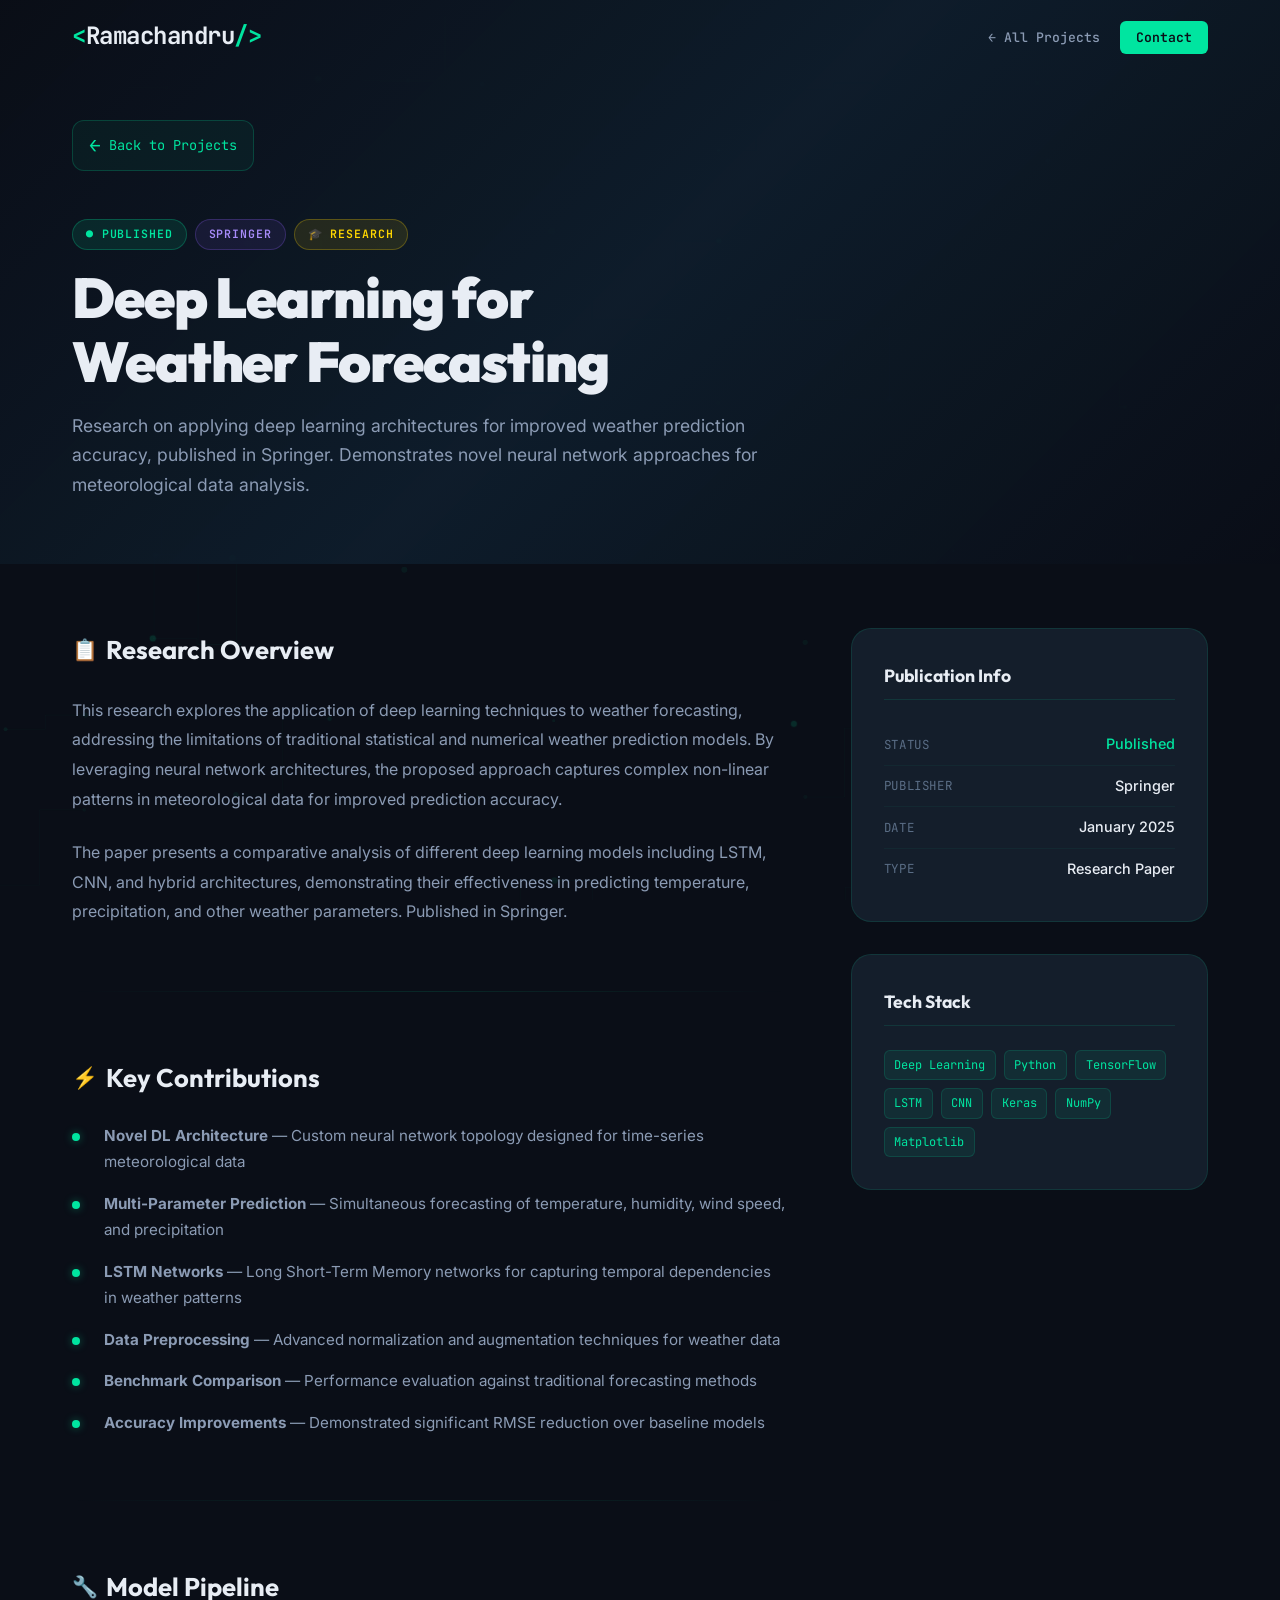
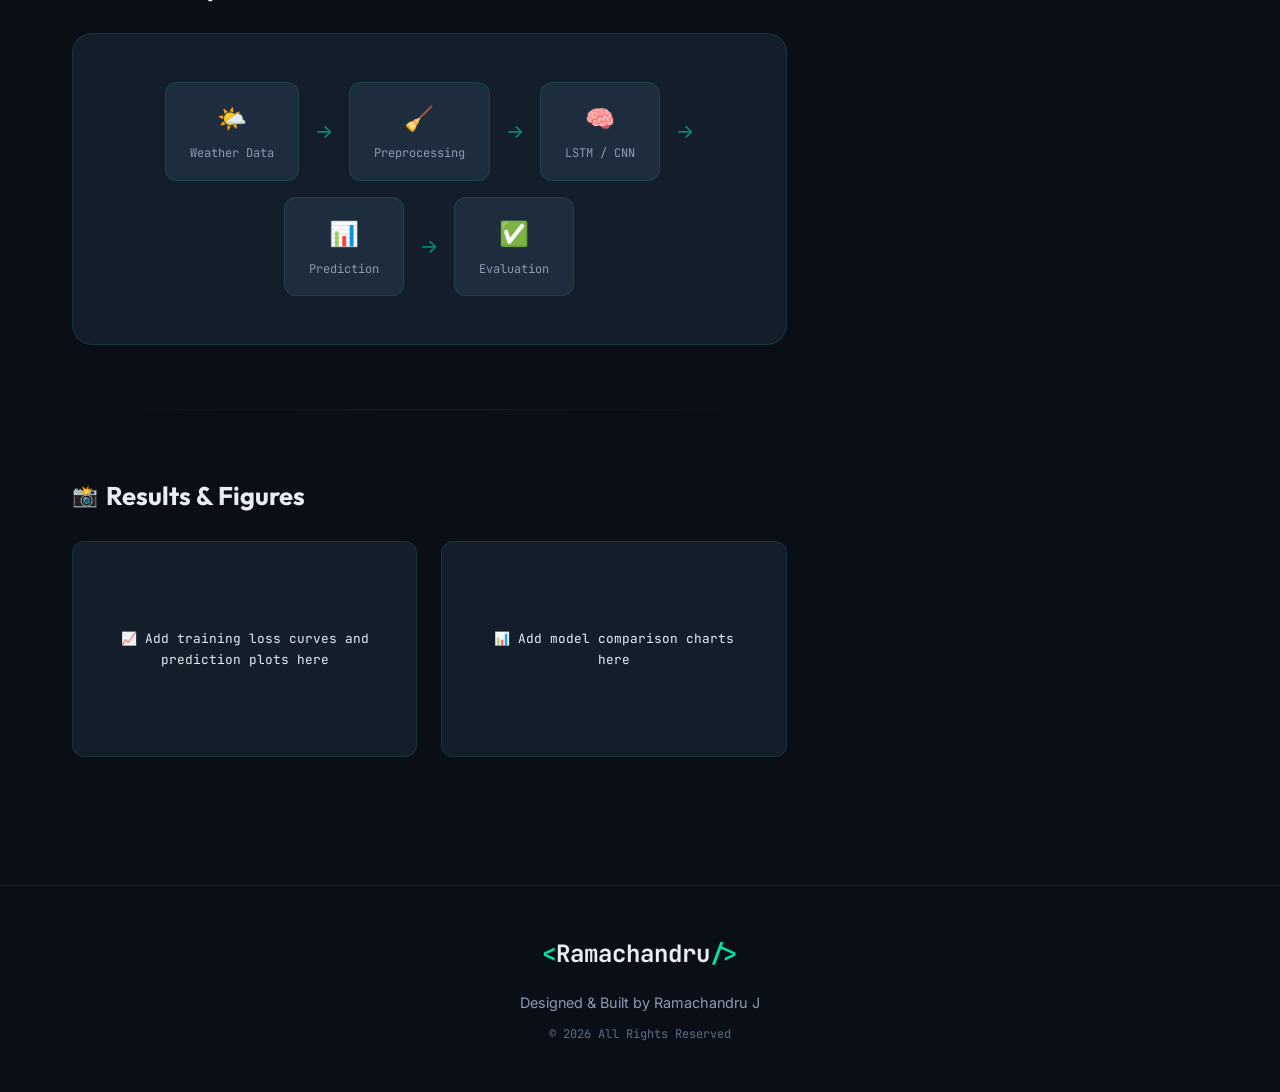
<file: projects/weather-forecasting.html>
<!DOCTYPE html>
<html lang="en">
<head>
  <meta charset="UTF-8">
  <meta name="viewport" content="width=device-width, initial-scale=1.0">
  <meta name="description" content="Deep Learning Weather Forecasting — Springer Publication by Ramachandru J">
  <title>Deep Learning Weather Forecasting | Ramachandru J</title>
  <link rel="preconnect" href="https://fonts.googleapis.com">
  <link rel="preconnect" href="https://fonts.gstatic.com" crossorigin>
  <link href="https://fonts.googleapis.com/css2?family=JetBrains+Mono:wght@300;400;500;600;700&family=Inter:wght@300;400;500;600;700;800;900&family=Outfit:wght@300;400;500;600;700;800&display=swap" rel="stylesheet">
  <link rel="stylesheet" href="../styles.css">
  <link rel="stylesheet" href="../project-detail.css">
</head>
<body>
  <canvas id="circuit-canvas"></canvas>
  <nav id="main-nav" class="navbar scrolled">
    <div class="nav-container">
      <a href="../index.html" class="nav-logo"><span class="logo-bracket">&lt;</span>Ramachandru<span class="logo-bracket">/&gt;</span></a>
      <ul id="nav-menu" class="nav-menu">
        <li><a href="../index.html#projects" class="nav-link">← All Projects</a></li>
        <li><a href="../index.html#contact" class="nav-link nav-link--cta">Contact</a></li>
      </ul>
    </div>
  </nav>

  <section class="project-detail-hero">
    <div class="project-hero-overlay" style="background: linear-gradient(135deg, rgba(10,14,23,0.97) 0%, rgba(15,30,45,0.9) 50%, rgba(10,14,23,0.95) 100%);"></div>
    <div class="project-hero-content">
      <a href="../index.html#projects" class="back-btn"><span class="back-arrow">←</span> Back to Projects</a>
      <div class="project-detail-badges">
        <span class="detail-badge detail-badge--status">● Published</span>
        <span class="detail-badge detail-badge--category">Springer</span>
        <span class="detail-badge detail-badge--patent">🎓 Research</span>
      </div>
      <h1 class="project-detail-title">Deep Learning for<br>Weather Forecasting</h1>
      <p class="project-detail-subtitle">
        Research on applying deep learning architectures for improved weather prediction accuracy, 
        published in Springer. Demonstrates novel neural network approaches for meteorological data analysis.
      </p>
    </div>
  </section>

  <div class="project-detail-body">
    <div class="project-detail-grid">
      <div class="project-main">
        <h2><span class="section-icon">📋</span> Research Overview</h2>
        <p>
          This research explores the application of deep learning techniques to weather forecasting, 
          addressing the limitations of traditional statistical and numerical weather prediction models. 
          By leveraging neural network architectures, the proposed approach captures complex non-linear 
          patterns in meteorological data for improved prediction accuracy.
        </p>
        <p>
          The paper presents a comparative analysis of different deep learning models including LSTM, 
          CNN, and hybrid architectures, demonstrating their effectiveness in predicting temperature, 
          precipitation, and other weather parameters. Published in Springer.
        </p>

        <div class="section-divider"></div>

        <h2><span class="section-icon">⚡</span> Key Contributions</h2>
        <ul>
          <li><strong>Novel DL Architecture</strong> — Custom neural network topology designed for time-series meteorological data</li>
          <li><strong>Multi-Parameter Prediction</strong> — Simultaneous forecasting of temperature, humidity, wind speed, and precipitation</li>
          <li><strong>LSTM Networks</strong> — Long Short-Term Memory networks for capturing temporal dependencies in weather patterns</li>
          <li><strong>Data Preprocessing</strong> — Advanced normalization and augmentation techniques for weather data</li>
          <li><strong>Benchmark Comparison</strong> — Performance evaluation against traditional forecasting methods</li>
          <li><strong>Accuracy Improvements</strong> — Demonstrated significant RMSE reduction over baseline models</li>
        </ul>

        <div class="section-divider"></div>

        <h2><span class="section-icon">🔧</span> Model Pipeline</h2>
        <div class="architecture-diagram">
          <div class="arch-flow">
            <div class="arch-node"><div class="arch-node-icon">🌤️</div><div class="arch-node-label">Weather Data</div></div>
            <span class="arch-arrow">→</span>
            <div class="arch-node"><div class="arch-node-icon">🧹</div><div class="arch-node-label">Preprocessing</div></div>
            <span class="arch-arrow">→</span>
            <div class="arch-node"><div class="arch-node-icon">🧠</div><div class="arch-node-label">LSTM / CNN</div></div>
            <span class="arch-arrow">→</span>
            <div class="arch-node"><div class="arch-node-icon">📊</div><div class="arch-node-label">Prediction</div></div>
            <span class="arch-arrow">→</span>
            <div class="arch-node"><div class="arch-node-icon">✅</div><div class="arch-node-label">Evaluation</div></div>
          </div>
        </div>

        <div class="section-divider"></div>

        <div class="project-gallery">
          <h2><span class="section-icon">📸</span> Results & Figures</h2>
          <div class="gallery-grid">
            <div class="gallery-item" style="background: var(--bg-card); display: flex; align-items: center; justify-content: center;">
              <div class="gallery-caption" style="position: static; background: none; text-align: center; padding: var(--space-xl);">📈 Add training loss curves and prediction plots here</div>
            </div>
            <div class="gallery-item" style="background: var(--bg-card); display: flex; align-items: center; justify-content: center;">
              <div class="gallery-caption" style="position: static; background: none; text-align: center; padding: var(--space-xl);">📊 Add model comparison charts here</div>
            </div>
          </div>
        </div>
      </div>

      <div class="project-sidebar">
        <div class="sidebar-card">
          <h3>Publication Info</h3>
          <div class="sidebar-item"><span class="sidebar-label">Status</span><span class="sidebar-value" style="color: var(--color-primary);">Published</span></div>
          <div class="sidebar-item"><span class="sidebar-label">Publisher</span><span class="sidebar-value">Springer</span></div>
          <div class="sidebar-item"><span class="sidebar-label">Date</span><span class="sidebar-value">January 2025</span></div>
          <div class="sidebar-item"><span class="sidebar-label">Type</span><span class="sidebar-value">Research Paper</span></div>
        </div>
        <div class="sidebar-card">
          <h3>Tech Stack</h3>
          <div class="sidebar-tech-list">
            <span class="sidebar-tech">Deep Learning</span>
            <span class="sidebar-tech">Python</span>
            <span class="sidebar-tech">TensorFlow</span>
            <span class="sidebar-tech">LSTM</span>
            <span class="sidebar-tech">CNN</span>
            <span class="sidebar-tech">Keras</span>
            <span class="sidebar-tech">NumPy</span>
            <span class="sidebar-tech">Matplotlib</span>
          </div>
        </div>
      </div>
    </div>
  </div>

  <footer class="footer">
    <div class="container footer-content">
      <div class="footer-logo"><span class="logo-bracket">&lt;</span>Ramachandru<span class="logo-bracket">/&gt;</span></div>
      <p class="footer-text">Designed & Built by Ramachandru J</p>
      <p class="footer-copyright">© 2026 All Rights Reserved</p>
    </div>
  </footer>
  <script src="../script.js"></script>
</body>
</html>
</file>
<file: styles.css>
/* ============================================
   RAMACHANDRU J — Embedded Engineer Portfolio
   Theme: Dark Circuit Board / PCB Aesthetic
   ============================================ */

/* === CSS Custom Properties === */
:root {
  /* Primary Colors - PCB Teal/Cyan */
  --color-primary: #00e5a0;
  --color-primary-rgb: 0, 229, 160;
  --color-primary-dark: #00b87d;
  --color-primary-light: #33ffbe;

  /* Accent Colors - Signal Orange / Solder Gold */
  --color-accent: #ff6b35;
  --color-accent-rgb: 255, 107, 53;
  --color-secondary: #ffd700;
  --color-secondary-rgb: 255, 215, 0;

  /* Background - Dark PCB Board */
  --bg-deep: #0a0e17;
  --bg-dark: #0f1923;
  --bg-card: #141e2b;
  --bg-card-hover: #1a2738;
  --bg-elevated: #1e2d3d;

  /* Text Colors */
  --text-primary: #e8edf4;
  --text-secondary: #8b9bb4;
  --text-muted: #5a6d85;
  --text-accent: var(--color-primary);

  /* PCB Trace Colors */
  --trace-color: rgba(0, 229, 160, 0.15);
  --trace-glow: rgba(0, 229, 160, 0.4);
  --solder-color: #ffd700;

  /* Spacing */
  --space-xs: 0.25rem;
  --space-sm: 0.5rem;
  --space-md: 1rem;
  --space-lg: 1.5rem;
  --space-xl: 2rem;
  --space-2xl: 3rem;
  --space-3xl: 4rem;
  --space-4xl: 6rem;

  /* Typography */
  --font-primary: 'Inter', -apple-system, BlinkMacSystemFont, sans-serif;
  --font-display: 'Outfit', 'Inter', sans-serif;
  --font-mono: 'JetBrains Mono', 'Fira Code', monospace;

  /* Borders */
  --border-color: rgba(0, 229, 160, 0.12);
  --border-radius-sm: 6px;
  --border-radius: 12px;
  --border-radius-lg: 20px;
  --border-radius-xl: 28px;

  /* Transitions */
  --transition-fast: 0.15s ease;
  --transition: 0.3s cubic-bezier(0.4, 0, 0.2, 1);
  --transition-slow: 0.6s cubic-bezier(0.4, 0, 0.2, 1);

  /* Shadows */
  --shadow-sm: 0 2px 8px rgba(0, 0, 0, 0.3);
  --shadow-md: 0 4px 20px rgba(0, 0, 0, 0.4);
  --shadow-lg: 0 8px 40px rgba(0, 0, 0, 0.5);
  --shadow-glow: 0 0 30px rgba(0, 229, 160, 0.15);
  --shadow-glow-strong: 0 0 60px rgba(0, 229, 160, 0.25);
}

/* === Reset & Base === */
*,
*::before,
*::after {
  margin: 0;
  padding: 0;
  box-sizing: border-box;
}

html {
  scroll-behavior: smooth;
  scrollbar-width: thin;
  scrollbar-color: var(--color-primary-dark) var(--bg-deep);
}

::-webkit-scrollbar {
  width: 8px;
}

::-webkit-scrollbar-track {
  background: var(--bg-deep);
}

::-webkit-scrollbar-thumb {
  background: var(--color-primary-dark);
  border-radius: 4px;
}

::-webkit-scrollbar-thumb:hover {
  background: var(--color-primary);
}

body {
  font-family: var(--font-primary);
  background-color: var(--bg-deep);
  color: var(--text-primary);
  line-height: 1.7;
  overflow-x: hidden;
  -webkit-font-smoothing: antialiased;
  -moz-osx-font-smoothing: grayscale;
}

img {
  max-width: 100%;
  display: block;
}

a {
  text-decoration: none;
  color: inherit;
  transition: var(--transition);
}

/* === Canvas Background === */
#circuit-canvas {
  position: fixed;
  top: 0;
  left: 0;
  width: 100%;
  height: 100%;
  z-index: 0;
  pointer-events: none;
  opacity: 0.4;
}

/* === Container === */
.container {
  max-width: 1200px;
  margin: 0 auto;
  padding: 0 var(--space-xl);
}

/* === Section Base === */
.section {
  position: relative;
  z-index: 1;
  padding: var(--space-4xl) 0;
}

.section-header {
  text-align: center;
  margin-bottom: var(--space-3xl);
}

.section-tag {
  font-family: var(--font-mono);
  font-size: 0.85rem;
  color: var(--color-primary);
  opacity: 0.6;
  display: block;
  margin-bottom: var(--space-sm);
}

.section-tag--close {
  text-align: center;
  margin-top: var(--space-3xl);
  opacity: 0.3;
}

.section-title {
  font-family: var(--font-display);
  font-size: clamp(2rem, 5vw, 3rem);
  font-weight: 800;
  color: var(--text-primary);
  letter-spacing: -0.02em;
}

.title-circuit-line {
  width: 80px;
  height: 3px;
  background: linear-gradient(90deg, transparent, var(--color-primary), transparent);
  margin: var(--space-md) auto 0;
  position: relative;
}

.title-circuit-line::before,
.title-circuit-line::after {
  content: '';
  position: absolute;
  width: 8px;
  height: 8px;
  border-radius: 50%;
  background: var(--color-primary);
  top: 50%;
  transform: translateY(-50%);
}

.title-circuit-line::before {
  left: -4px;
  box-shadow: 0 0 10px var(--color-primary);
}

.title-circuit-line::after {
  right: -4px;
  box-shadow: 0 0 10px var(--color-primary);
}

/* ============================================
   NAVIGATION
   ============================================ */
.navbar {
  position: fixed;
  top: 0;
  left: 0;
  right: 0;
  z-index: 1000;
  padding: var(--space-md) 0;
  transition: var(--transition);
  backdrop-filter: blur(0px);
}

.navbar.scrolled {
  background: rgba(10, 14, 23, 0.92);
  backdrop-filter: blur(20px);
  border-bottom: 1px solid var(--border-color);
  padding: var(--space-sm) 0;
}

.nav-container {
  max-width: 1200px;
  margin: 0 auto;
  padding: 0 var(--space-xl);
  display: flex;
  align-items: center;
  justify-content: space-between;
}

.nav-logo {
  font-family: var(--font-mono);
  font-size: 1.5rem;
  font-weight: 700;
  color: var(--text-primary);
  letter-spacing: -0.02em;
}

.logo-bracket {
  color: var(--color-primary);
}

.nav-menu {
  display: flex;
  align-items: center;
  gap: var(--space-xs);
  list-style: none;
}

.nav-link {
  font-family: var(--font-mono);
  font-size: 0.82rem;
  font-weight: 500;
  color: var(--text-secondary);
  padding: var(--space-sm) var(--space-md);
  border-radius: var(--border-radius-sm);
  position: relative;
  transition: var(--transition);
}

.nav-link:hover {
  color: var(--color-primary);
  background: rgba(0, 229, 160, 0.06);
}

.nav-link--cta {
  color: var(--bg-deep);
  background: var(--color-primary);
  font-weight: 600;
}

.nav-link--cta:hover {
  background: var(--color-primary-light);
  color: var(--bg-deep);
  box-shadow: var(--shadow-glow);
}

.nav-toggle {
  display: none;
  flex-direction: column;
  gap: 5px;
  background: none;
  border: none;
  cursor: pointer;
  padding: var(--space-sm);
}

.hamburger-line {
  width: 24px;
  height: 2px;
  background: var(--color-primary);
  transition: var(--transition);
}

/* ============================================
   HERO SECTION
   ============================================ */
.hero {
  position: relative;
  min-height: 100vh;
  display: flex;
  align-items: center;
  overflow: hidden;
  z-index: 1;
}

.hero-bg-image {
  position: absolute;
  inset: 0;
  background: url('hero_background.png') center/cover no-repeat;
  opacity: 0.15;
  z-index: 0;
}

.hero-overlay {
  position: absolute;
  inset: 0;
  background: linear-gradient(
    135deg,
    rgba(10, 14, 23, 0.97) 0%,
    rgba(15, 25, 35, 0.9) 50%,
    rgba(10, 14, 23, 0.95) 100%
  );
  z-index: 1;
}

.hero-content {
  position: relative;
  z-index: 2;
  max-width: 1200px;
  margin: 0 auto;
  padding: 0 var(--space-xl);
  display: grid;
  grid-template-columns: 1.3fr 1fr;
  gap: var(--space-4xl);
  align-items: center;
  width: 100%;
}

.hero-greeting {
  font-family: var(--font-mono);
  font-size: 1rem;
  color: var(--color-primary);
  margin-bottom: var(--space-md);
  display: flex;
  align-items: center;
  gap: var(--space-sm);
}

.typing-prefix {
  opacity: 0.6;
}

.hero-name {
  font-family: var(--font-display);
  font-size: clamp(2.5rem, 6vw, 4.5rem);
  font-weight: 900;
  line-height: 1.1;
  margin-bottom: var(--space-md);
  letter-spacing: -0.03em;
  white-space: nowrap;
}

.name-line {
  display: inline;
  background: linear-gradient(135deg, var(--text-primary) 0%, #c0ccdb 100%);
  -webkit-background-clip: text;
  -webkit-text-fill-color: transparent;
  background-clip: text;
}

.name-accent {
  display: inline-block;
  color: var(--color-primary);
  -webkit-text-fill-color: var(--color-primary);
  text-shadow: 0 0 40px rgba(0, 229, 160, 0.3);
}

.hero-title-wrapper {
  display: flex;
  align-items: center;
  gap: 2px;
  margin-bottom: var(--space-lg);
  min-height: 2rem;
}

.hero-title {
  font-family: var(--font-mono);
  font-size: 1.1rem;
  color: var(--color-accent);
  font-weight: 500;
}

.cursor-blink {
  color: var(--color-primary);
  font-weight: 300;
  animation: blink 1s infinite;
}

@keyframes blink {
  0%, 50% { opacity: 1; }
  51%, 100% { opacity: 0; }
}

.hero-description {
  font-size: 1.05rem;
  color: var(--text-secondary);
  max-width: 540px;
  line-height: 1.8;
  margin-bottom: var(--space-2xl);
}

.highlight {
  color: var(--color-primary);
  font-weight: 600;
}

.hero-buttons {
  display: flex;
  gap: var(--space-md);
  flex-wrap: wrap;
}

/* Buttons */
.btn {
  display: inline-flex;
  align-items: center;
  gap: var(--space-sm);
  padding: 0.75rem 1.5rem;
  border-radius: var(--border-radius);
  font-family: var(--font-mono);
  font-size: 0.85rem;
  font-weight: 600;
  transition: var(--transition);
  position: relative;
  overflow: hidden;
}

.btn::before {
  content: '';
  position: absolute;
  inset: 0;
  background: linear-gradient(135deg, rgba(255,255,255,0.1), transparent);
  opacity: 0;
  transition: var(--transition);
}

.btn:hover::before {
  opacity: 1;
}

.btn-primary {
  background: linear-gradient(135deg, var(--color-primary), var(--color-primary-dark));
  color: var(--bg-deep);
  box-shadow: 0 4px 15px rgba(0, 229, 160, 0.3);
}

.btn-primary:hover {
  transform: translateY(-2px);
  box-shadow: 0 8px 30px rgba(0, 229, 160, 0.4);
}

.btn-secondary {
  background: rgba(255, 107, 53, 0.12);
  color: var(--color-accent);
  border: 1px solid rgba(255, 107, 53, 0.3);
}

.btn-secondary:hover {
  background: rgba(255, 107, 53, 0.2);
  border-color: var(--color-accent);
  transform: translateY(-2px);
}

.btn-outline {
  background: transparent;
  color: var(--text-secondary);
  border: 1px solid var(--border-color);
}

.btn-outline:hover {
  border-color: var(--color-primary);
  color: var(--color-primary);
  background: rgba(0, 229, 160, 0.05);
  transform: translateY(-2px);
}

.btn-icon {
  font-size: 1rem;
}

/* Hero Visual / Avatar */
.hero-visual {
  display: flex;
  align-items: center;
  justify-content: center;
  position: relative;
}

.chip-container {
  position: relative;
  width: 360px;
  height: 360px;
  display: flex;
  align-items: center;
  justify-content: center;
}

.hero-avatar {
  width: 260px;
  height: 260px;
  border-radius: 50%;
  object-fit: cover;
  object-position: center 15%;
  border: 3px solid var(--color-primary);
  box-shadow: 0 0 40px rgba(0, 229, 160, 0.2), 0 0 80px rgba(0, 229, 160, 0.1);
  position: relative;
  z-index: 2;
  filter: brightness(1.05) contrast(1.05);
}

.chip-ring {
  position: absolute;
  border: 1px solid var(--trace-color);
  border-radius: 50%;
}

.chip-ring-1 {
  width: 290px;
  height: 290px;
  animation: rotate 20s linear infinite;
  border-style: dashed;
}

.chip-ring-2 {
  width: 330px;
  height: 330px;
  animation: rotate 30s linear infinite reverse;
  border-color: rgba(255, 107, 53, 0.1);
  border-style: dotted;
}

.chip-ring-3 {
  width: 370px;
  height: 370px;
  animation: rotate 40s linear infinite;
  border-color: rgba(255, 215, 0, 0.08);
}

@keyframes rotate {
  from { transform: rotate(0deg); }
  to { transform: rotate(360deg); }
}

/* Chip Pins */
.chip-pins .pin {
  position: absolute;
  background: var(--color-primary);
  border-radius: 2px;
}

.pin-top {
  width: 2px;
  height: 20px;
  top: -15px;
  left: 50%;
  transform: translateX(-50%);
  box-shadow: -20px 0 0 var(--color-primary), 20px 0 0 var(--color-primary);
}

.pin-bottom {
  width: 2px;
  height: 20px;
  bottom: -15px;
  left: 50%;
  transform: translateX(-50%);
  box-shadow: -20px 0 0 var(--color-primary), 20px 0 0 var(--color-primary);
}

.pin-left {
  width: 20px;
  height: 2px;
  left: -15px;
  top: 50%;
  transform: translateY(-50%);
  box-shadow: 0 -20px 0 var(--color-primary), 0 20px 0 var(--color-primary);
}

.pin-right {
  width: 20px;
  height: 2px;
  right: -15px;
  top: 50%;
  transform: translateY(-50%);
  box-shadow: 0 -20px 0 var(--color-primary), 0 20px 0 var(--color-primary);
}

/* Floating Electronic Components */
.floating-components {
  position: absolute;
  inset: -60px;
  pointer-events: none;
}

.float-item {
  position: absolute;
  color: var(--color-primary);
  opacity: 0.3;
}

.component-svg {
  width: 35px;
  height: 35px;
}

.float-1 {
  top: -20px;
  right: -30px;
  animation: float1 6s ease-in-out infinite;
}

.float-2 {
  bottom: 30px;
  left: -50px;
  animation: float2 7s ease-in-out infinite;
}

.float-3 {
  top: 60px;
  left: -40px;
  animation: float3 8s ease-in-out infinite;
}

.float-4 {
  bottom: -10px;
  right: -20px;
  animation: float4 5s ease-in-out infinite;
}

@keyframes float1 {
  0%, 100% { transform: translate(0, 0) rotate(0deg); }
  50% { transform: translate(-10px, -15px) rotate(10deg); }
}

@keyframes float2 {
  0%, 100% { transform: translate(0, 0) rotate(0deg); }
  50% { transform: translate(10px, -10px) rotate(-8deg); }
}

@keyframes float3 {
  0%, 100% { transform: translate(0, 0) rotate(0deg); }
  50% { transform: translate(5px, 15px) rotate(12deg); }
}

@keyframes float4 {
  0%, 100% { transform: translate(0, 0) rotate(0deg); }
  50% { transform: translate(-8px, -12px) rotate(-6deg); }
}

/* Scroll Indicator */
.scroll-indicator {
  position: absolute;
  bottom: var(--space-2xl);
  left: 50%;
  transform: translateX(-50%);
  display: flex;
  flex-direction: column;
  align-items: center;
  gap: var(--space-sm);
  z-index: 2;
}

.scroll-line {
  width: 1px;
  height: 40px;
  background: linear-gradient(to bottom, var(--color-primary), transparent);
  animation: scrollPulse 2s ease-in-out infinite;
}

@keyframes scrollPulse {
  0%, 100% { opacity: 0.3; transform: scaleY(1); }
  50% { opacity: 1; transform: scaleY(1.2); }
}

.scroll-text {
  font-family: var(--font-mono);
  font-size: 0.7rem;
  color: var(--text-muted);
  text-transform: uppercase;
  letter-spacing: 0.15em;
}

/* ============================================
   ABOUT SECTION
   ============================================ */
.about-section {
  background: linear-gradient(180deg, var(--bg-deep) 0%, var(--bg-dark) 50%, var(--bg-deep) 100%);
}

.about-grid {
  display: grid;
  grid-template-columns: 1.5fr 1fr;
  gap: var(--space-3xl);
  align-items: start;
}

.about-text {
  font-size: 1.05rem;
  color: var(--text-secondary);
  margin-bottom: var(--space-lg);
  line-height: 1.8;
}

.about-text strong {
  color: var(--text-primary);
  font-weight: 600;
}

.about-stats {
  display: grid;
  grid-template-columns: 1fr 1fr;
  gap: var(--space-md);
}

.stat-card {
  background: var(--bg-card);
  border: 1px solid var(--border-color);
  border-radius: var(--border-radius);
  padding: var(--space-lg);
  text-align: center;
  position: relative;
  overflow: hidden;
  transition: var(--transition);
}

.stat-card:hover {
  border-color: var(--color-primary);
  transform: translateY(-4px);
  box-shadow: var(--shadow-glow);
}

.stat-card::before {
  content: '';
  position: absolute;
  top: 0;
  left: 0;
  right: 0;
  height: 2px;
  background: linear-gradient(90deg, transparent, var(--color-primary), transparent);
  opacity: 0;
  transition: var(--transition);
}

.stat-card:hover::before {
  opacity: 1;
}

.stat-number {
  font-family: var(--font-display);
  font-size: 2.5rem;
  font-weight: 800;
  color: var(--color-primary);
  line-height: 1;
  margin-bottom: var(--space-xs);
}

.stat-label {
  font-family: var(--font-mono);
  font-size: 0.75rem;
  color: var(--text-muted);
  text-transform: uppercase;
  letter-spacing: 0.1em;
}

.stat-icon {
  position: absolute;
  top: var(--space-sm);
  right: var(--space-sm);
  font-size: 1.2rem;
  opacity: 0.5;
}

/* ============================================
   EDUCATION SECTION
   ============================================ */
.education-card {
  display: flex;
  gap: var(--space-2xl);
  align-items: center;
  background: var(--bg-card);
  border: 1px solid var(--border-color);
  border-radius: var(--border-radius-lg);
  padding: var(--space-2xl);
  transition: var(--transition);
  position: relative;
  overflow: hidden;
}

.education-card::before {
  content: '';
  position: absolute;
  left: 0;
  top: 0;
  bottom: 0;
  width: 4px;
  background: linear-gradient(to bottom, var(--color-primary), var(--color-accent));
}

.education-card:hover {
  border-color: var(--color-primary);
  box-shadow: var(--shadow-glow);
  transform: translateY(-2px);
}

.edu-svg {
  width: 60px;
  height: 60px;
  color: var(--color-primary);
}

.edu-school {
  font-family: var(--font-display);
  font-size: 1.4rem;
  font-weight: 700;
  color: var(--text-primary);
  margin-bottom: var(--space-sm);
}

.edu-degree {
  font-size: 1rem;
  color: var(--text-secondary);
  margin-bottom: var(--space-xs);
}

.edu-period {
  font-family: var(--font-mono);
  font-size: 0.85rem;
  color: var(--color-primary);
  margin-bottom: var(--space-md);
}

.edu-activities {
  display: flex;
  gap: var(--space-sm);
  flex-wrap: wrap;
}

.edu-badge {
  font-family: var(--font-mono);
  font-size: 0.75rem;
  padding: 0.3rem 0.8rem;
  background: rgba(0, 229, 160, 0.08);
  border: 1px solid rgba(0, 229, 160, 0.2);
  border-radius: 50px;
  color: var(--color-primary);
}

/* ============================================
   EXPERIENCE / TIMELINE
   ============================================ */
.experience-section {
  background: linear-gradient(180deg, var(--bg-deep) 0%, var(--bg-dark) 50%, var(--bg-deep) 100%);
}

.timeline {
  position: relative;
  max-width: 900px;
  margin: 0 auto;
}

.timeline::before {
  content: '';
  position: absolute;
  left: 0;
  top: 0;
  bottom: 0;
  width: 2px;
  background: linear-gradient(to bottom, var(--color-primary), var(--trace-color), transparent);
}

.timeline-item {
  position: relative;
  padding-left: var(--space-3xl);
  margin-bottom: var(--space-2xl);
}

.timeline-item:last-child {
  margin-bottom: 0;
}

.timeline-dot {
  position: absolute;
  left: -6px;
  top: 8px;
  width: 14px;
  height: 14px;
  border-radius: 50%;
  background: var(--bg-deep);
  border: 2px solid var(--color-primary);
  z-index: 2;
}

.dot-pulse {
  width: 100%;
  height: 100%;
  border-radius: 50%;
  background: var(--color-primary);
  animation: pulse 2s ease-in-out infinite;
}

@keyframes pulse {
  0%, 100% { transform: scale(0.5); opacity: 1; }
  50% { transform: scale(1); opacity: 0.5; }
}

.timeline-content {
  background: var(--bg-card);
  border: 1px solid var(--border-color);
  border-radius: var(--border-radius);
  padding: var(--space-xl);
  transition: var(--transition);
  position: relative;
}

.timeline-content::before {
  content: '';
  position: absolute;
  left: -8px;
  top: 12px;
  width: 8px;
  height: 8px;
  background: var(--bg-card);
  border-left: 1px solid var(--border-color);
  border-bottom: 1px solid var(--border-color);
  transform: rotate(45deg);
}

.timeline-content:hover {
  border-color: var(--color-primary);
  box-shadow: var(--shadow-glow);
  transform: translateX(4px);
}

.timeline-header {
  display: flex;
  align-items: center;
  gap: var(--space-md);
  margin-bottom: var(--space-sm);
  flex-wrap: wrap;
}

.timeline-date {
  font-family: var(--font-mono);
  font-size: 0.8rem;
  color: var(--color-primary);
}

.timeline-badge {
  font-family: var(--font-mono);
  font-size: 0.7rem;
  padding: 0.2rem 0.6rem;
  background: rgba(0, 229, 160, 0.1);
  border: 1px solid rgba(0, 229, 160, 0.2);
  border-radius: 50px;
  color: var(--color-primary);
  text-transform: uppercase;
  letter-spacing: 0.05em;
}

.timeline-badge--active {
  background: rgba(255, 107, 53, 0.12);
  border-color: rgba(255, 107, 53, 0.3);
  color: var(--color-accent);
}

.timeline-title {
  font-family: var(--font-display);
  font-size: 1.3rem;
  font-weight: 700;
  color: var(--text-primary);
  margin-bottom: var(--space-xs);
}

.timeline-company {
  font-size: 0.95rem;
  color: var(--color-primary);
  font-weight: 500;
  margin-bottom: var(--space-md);
}

.timeline-description {
  font-size: 0.95rem;
  color: var(--text-secondary);
  line-height: 1.7;
  margin-bottom: var(--space-md);
}

.timeline-tags {
  display: flex;
  flex-wrap: wrap;
  gap: var(--space-sm);
}

.tag {
  font-family: var(--font-mono);
  font-size: 0.72rem;
  padding: 0.25rem 0.6rem;
  background: rgba(0, 229, 160, 0.06);
  border: 1px solid rgba(0, 229, 160, 0.12);
  border-radius: var(--border-radius-sm);
  color: var(--text-muted);
  transition: var(--transition);
}

.tag:hover {
  color: var(--color-primary);
  border-color: var(--color-primary);
}

/* ============================================
   PROJECTS SECTION
   ============================================ */
.projects-grid {
  display: grid;
  grid-template-columns: repeat(auto-fit, minmax(340px, 1fr));
  gap: var(--space-xl);
}

.project-card {
  background: var(--bg-card);
  border: 1px solid var(--border-color);
  border-radius: var(--border-radius-lg);
  padding: var(--space-xl);
  transition: var(--transition);
  position: relative;
  overflow: hidden;
  display: flex;
  flex-direction: column;
}

.project-card::after {
  content: '';
  position: absolute;
  bottom: 0;
  left: 0;
  right: 0;
  height: 2px;
  background: linear-gradient(90deg, var(--color-primary), var(--color-accent));
  transform: scaleX(0);
  transform-origin: left;
  transition: var(--transition-slow);
}

.project-card:hover {
  border-color: rgba(0, 229, 160, 0.3);
  box-shadow: var(--shadow-glow);
  transform: translateY(-6px);
}

.project-card:hover::after {
  transform: scaleX(1);
}

.project-card-header {
  display: flex;
  justify-content: space-between;
  align-items: center;
  margin-bottom: var(--space-lg);
}

.project-icon svg {
  width: 42px;
  height: 42px;
  color: var(--color-primary);
}

.project-status {
  font-family: var(--font-mono);
  font-size: 0.72rem;
  display: flex;
  align-items: center;
  gap: var(--space-xs);
  color: var(--text-muted);
  text-transform: uppercase;
  letter-spacing: 0.05em;
}

.status-dot {
  width: 8px;
  height: 8px;
  border-radius: 50%;
}

.status-dot--patented {
  background: var(--solder-color);
  box-shadow: 0 0 10px rgba(255, 215, 0, 0.5);
}

.status-dot--completed {
  background: var(--color-primary);
  box-shadow: 0 0 10px rgba(0, 229, 160, 0.5);
}

.status-dot--active {
  background: var(--color-accent);
  box-shadow: 0 0 10px rgba(255, 107, 53, 0.5);
  animation: pulse 2s infinite;
}

.status-dot--research {
  background: #8b5cf6;
  box-shadow: 0 0 10px rgba(139, 92, 246, 0.5);
}

.project-title {
  font-family: var(--font-display);
  font-size: 1.25rem;
  font-weight: 700;
  color: var(--text-primary);
  margin-bottom: var(--space-md);
}

.project-description {
  font-size: 0.92rem;
  color: var(--text-secondary);
  line-height: 1.7;
  margin-bottom: var(--space-lg);
  flex-grow: 1;
}

.project-tech {
  display: flex;
  flex-wrap: wrap;
  gap: var(--space-sm);
  margin-bottom: var(--space-lg);
}

.tech-tag {
  font-family: var(--font-mono);
  font-size: 0.72rem;
  padding: 0.25rem 0.6rem;
  background: rgba(0, 229, 160, 0.08);
  border: 1px solid rgba(0, 229, 160, 0.15);
  border-radius: var(--border-radius-sm);
  color: var(--color-primary);
}

.project-footer {
  padding-top: var(--space-md);
  border-top: 1px solid var(--border-color);
  display: flex;
  justify-content: space-between;
  align-items: center;
}

.patent-number,
.project-type {
  font-family: var(--font-mono);
  font-size: 0.78rem;
  color: var(--text-muted);
}

.project-card-link {
  text-decoration: none;
  color: inherit;
  display: block;
}

.project-card-link:hover .project-card {
  border-color: var(--color-primary);
  transform: translateY(-8px);
  box-shadow: var(--shadow-glow-strong);
}

.project-view-link {
  font-family: var(--font-mono);
  font-size: 0.78rem;
  color: var(--color-primary);
  opacity: 0;
  transition: var(--transition);
}

.project-card-link:hover .project-view-link {
  opacity: 1;
}

/* ============================================
   PUBLICATIONS SECTION
   ============================================ */
.publications-section {
  background: linear-gradient(180deg, var(--bg-deep) 0%, var(--bg-dark) 50%, var(--bg-deep) 100%);
}

.publications-list {
  max-width: 800px;
  margin: 0 auto;
  display: flex;
  flex-direction: column;
  gap: var(--space-lg);
}

.pub-card {
  display: flex;
  gap: var(--space-xl);
  align-items: flex-start;
  background: var(--bg-card);
  border: 1px solid var(--border-color);
  border-radius: var(--border-radius);
  padding: var(--space-xl);
  transition: var(--transition);
  position: relative;
  overflow: hidden;
}

.pub-card:hover {
  border-color: var(--color-primary);
  box-shadow: var(--shadow-glow);
  transform: translateX(6px);
}

.pub-type-badge {
  font-family: var(--font-mono);
  font-size: 0.72rem;
  font-weight: 600;
  text-transform: uppercase;
  letter-spacing: 0.08em;
  padding: 0.35rem 0.8rem;
  border-radius: var(--border-radius-sm);
  white-space: nowrap;
  flex-shrink: 0;
}

.pub-card--patent .pub-type-badge {
  background: rgba(255, 215, 0, 0.12);
  color: var(--solder-color);
  border: 1px solid rgba(255, 215, 0, 0.25);
}

.pub-card--paper .pub-type-badge {
  background: rgba(139, 92, 246, 0.12);
  color: #a78bfa;
  border: 1px solid rgba(139, 92, 246, 0.25);
}

.pub-title {
  font-family: var(--font-display);
  font-size: 1.1rem;
  font-weight: 600;
  color: var(--text-primary);
  margin-bottom: var(--space-sm);
  line-height: 1.5;
}

.pub-meta {
  display: flex;
  align-items: center;
  gap: var(--space-sm);
  font-family: var(--font-mono);
  font-size: 0.78rem;
  color: var(--text-muted);
  flex-wrap: wrap;
}

.pub-separator {
  color: var(--border-color);
}

.pub-indicator {
  margin-top: var(--space-md);
}

.pub-signal-bars {
  display: flex;
  gap: 3px;
  align-items: flex-end;
}

.pub-signal-bars span {
  width: 4px;
  background: var(--solder-color);
  border-radius: 1px;
}

.pub-signal-bars span:nth-child(1) { height: 6px; }
.pub-signal-bars span:nth-child(2) { height: 10px; }
.pub-signal-bars span:nth-child(3) { height: 14px; }
.pub-signal-bars span:nth-child(4) { height: 18px; }
.pub-signal-bars span:nth-child(5) { height: 22px; }

/* ============================================
   SKILLS SECTION
   ============================================ */
.skills-categories {
  display: grid;
  grid-template-columns: repeat(auto-fit, minmax(260px, 1fr));
  gap: var(--space-xl);
}

.skill-category {
  background: var(--bg-card);
  border: 1px solid var(--border-color);
  border-radius: var(--border-radius-lg);
  padding: var(--space-xl);
  transition: var(--transition);
  position: relative;
  overflow: hidden;
}

.skill-category::before {
  content: '';
  position: absolute;
  top: 0;
  left: 0;
  right: 0;
  height: 3px;
  background: linear-gradient(90deg, var(--color-primary), transparent);
  transform: scaleX(0);
  transform-origin: left;
  transition: var(--transition-slow);
}

.skill-category:hover {
  border-color: var(--color-primary);
  box-shadow: var(--shadow-glow);
  transform: translateY(-4px);
}

.skill-category:hover::before {
  transform: scaleX(1);
}

.category-header {
  display: flex;
  align-items: center;
  gap: var(--space-md);
  margin-bottom: var(--space-lg);
}

.category-icon svg {
  width: 36px;
  height: 36px;
  color: var(--color-primary);
}

.category-title {
  font-family: var(--font-display);
  font-size: 1.1rem;
  font-weight: 700;
  color: var(--text-primary);
}

.skills-list {
  display: flex;
  flex-direction: column;
  gap: var(--space-sm);
}

.skill-item {
  display: flex;
  align-items: center;
  gap: var(--space-sm);
  font-family: var(--font-mono);
  font-size: 0.88rem;
  color: var(--text-secondary);
  padding: var(--space-sm) 0;
  transition: var(--transition);
}

.skill-item:hover {
  color: var(--color-primary);
  transform: translateX(6px);
}

.skill-dot {
  width: 6px;
  height: 6px;
  background: var(--color-primary);
  border-radius: 50%;
  flex-shrink: 0;
  box-shadow: 0 0 8px rgba(0, 229, 160, 0.4);
}

/* ============================================
   AWARDS SECTION
   ============================================ */
.awards-section {
  background: linear-gradient(180deg, var(--bg-deep) 0%, var(--bg-dark) 50%, var(--bg-deep) 100%);
}

.awards-grid {
  display: grid;
  grid-template-columns: repeat(auto-fit, minmax(300px, 1fr));
  gap: var(--space-xl);
}

.award-card {
  background: var(--bg-card);
  border: 1px solid var(--border-color);
  border-radius: var(--border-radius-lg);
  padding: var(--space-2xl);
  text-align: center;
  transition: var(--transition);
  position: relative;
  overflow: hidden;
}

.award-card:hover {
  border-color: var(--solder-color);
  transform: translateY(-6px);
}

.award-glow {
  position: absolute;
  top: -50%;
  left: -50%;
  width: 200%;
  height: 200%;
  background: radial-gradient(circle, rgba(255, 215, 0, 0.03) 0%, transparent 50%);
  opacity: 0;
  transition: var(--transition-slow);
}

.award-card:hover .award-glow {
  opacity: 1;
}

.award-icon {
  font-size: 2.5rem;
  margin-bottom: var(--space-md);
  display: inline-block;
  animation: none;
  transition: var(--transition);
}

.award-card:hover .award-icon {
  transform: scale(1.2);
}

.award-title {
  font-family: var(--font-display);
  font-size: 1.15rem;
  font-weight: 700;
  color: var(--text-primary);
  margin-bottom: var(--space-md);
}

.award-description {
  font-size: 0.92rem;
  color: var(--text-secondary);
  line-height: 1.7;
}

/* ============================================
   CONTACT SECTION
   ============================================ */
.contact-grid {
  display: grid;
  grid-template-columns: 1.2fr 1fr;
  gap: var(--space-3xl);
  align-items: center;
}

.contact-intro {
  font-size: 1.05rem;
  color: var(--text-secondary);
  line-height: 1.8;
  margin-bottom: var(--space-2xl);
}

.contact-cards {
  display: flex;
  flex-direction: column;
  gap: var(--space-md);
}

.contact-card {
  display: flex;
  align-items: center;
  gap: var(--space-md);
  background: var(--bg-card);
  border: 1px solid var(--border-color);
  border-radius: var(--border-radius);
  padding: var(--space-lg);
  transition: var(--transition);
  cursor: pointer;
}

.contact-card:hover {
  border-color: var(--color-primary);
  background: var(--bg-card-hover);
  transform: translateX(6px);
  box-shadow: var(--shadow-glow);
}

.contact-card-icon {
  font-size: 1.5rem;
  width: 45px;
  height: 45px;
  display: flex;
  align-items: center;
  justify-content: center;
  background: rgba(0, 229, 160, 0.08);
  border-radius: var(--border-radius-sm);
  flex-shrink: 0;
}

.contact-card-info {
  flex-grow: 1;
}

.contact-card-label {
  display: block;
  font-family: var(--font-mono);
  font-size: 0.72rem;
  color: var(--text-muted);
  text-transform: uppercase;
  letter-spacing: 0.08em;
  margin-bottom: 2px;
}

.contact-card-value {
  font-size: 0.95rem;
  color: var(--text-primary);
  font-weight: 500;
}

.contact-card-arrow {
  color: var(--color-primary);
  font-size: 1.2rem;
  opacity: 0;
  transform: translateX(-10px);
  transition: var(--transition);
}

.contact-card:hover .contact-card-arrow {
  opacity: 1;
  transform: translateX(0);
}

/* PCB Visual */
.contact-visual {
  display: flex;
  align-items: center;
  justify-content: center;
}

.pcb-board {
  width: 280px;
  height: 280px;
  background: var(--bg-card);
  border: 2px solid var(--border-color);
  border-radius: var(--border-radius);
  position: relative;
  overflow: hidden;
}

.pcb-trace {
  position: absolute;
  background: var(--trace-color);
}

.pcb-trace-1 {
  width: 60%;
  height: 2px;
  top: 30%;
  left: 10%;
}

.pcb-trace-2 {
  width: 2px;
  height: 40%;
  top: 30%;
  left: 70%;
}

.pcb-trace-3 {
  width: 40%;
  height: 2px;
  top: 70%;
  left: 30%;
}

.pcb-solder {
  position: absolute;
  width: 8px;
  height: 8px;
  border-radius: 50%;
  background: var(--solder-color);
  box-shadow: 0 0 6px rgba(255, 215, 0, 0.4);
}

.pcb-solder-1 { top: 29%; left: 9%; }
.pcb-solder-2 { top: 29%; left: 69%; }
.pcb-solder-3 { top: 69%; left: 29%; }
.pcb-solder-4 { top: 69%; left: 69%; }

.pcb-chip {
  position: absolute;
  top: 50%;
  left: 50%;
  transform: translate(-50%, -50%);
  background: var(--bg-elevated);
  border: 1px solid var(--color-primary);
  border-radius: var(--border-radius-sm);
  padding: var(--space-md) var(--space-lg);
  text-align: center;
  box-shadow: var(--shadow-glow);
}

.pcb-chip span {
  font-family: var(--font-mono);
  font-size: 0.75rem;
  color: var(--color-primary);
  font-weight: 600;
  letter-spacing: 0.05em;
  line-height: 1.5;
}

/* ============================================
   FOOTER
   ============================================ */
.footer {
  position: relative;
  z-index: 1;
  border-top: 1px solid var(--border-color);
  padding: var(--space-2xl) 0;
}

.footer-content {
  display: flex;
  flex-direction: column;
  align-items: center;
  gap: var(--space-sm);
}

.footer-logo {
  font-family: var(--font-mono);
  font-size: 1.5rem;
  font-weight: 700;
  margin-bottom: var(--space-sm);
}

.footer-text {
  font-size: 0.9rem;
  color: var(--text-secondary);
}

.footer-copyright {
  font-family: var(--font-mono);
  font-size: 0.75rem;
  color: var(--text-muted);
}

.footer-signal {
  display: flex;
  gap: 3px;
  align-items: flex-end;
  margin-top: var(--space-md);
}

.signal-bar {
  width: 4px;
  background: var(--color-primary);
  border-radius: 1px;
  opacity: 0.6;
}

.signal-bar:nth-child(1) { height: 6px; }
.signal-bar:nth-child(2) { height: 10px; }
.signal-bar:nth-child(3) { height: 14px; }
.signal-bar:nth-child(4) { height: 18px; }

/* ============================================
   ANIMATIONS & SCROLL REVEAL
   ============================================ */
.reveal {
  opacity: 0;
  transform: translateY(30px);
  transition: opacity 0.8s ease, transform 0.8s ease;
}

.reveal.visible {
  opacity: 1;
  transform: translateY(0);
}

/* ============================================
   RESPONSIVE DESIGN
   ============================================ */

/* === Tablet (max-width: 1024px) === */
@media (max-width: 1024px) {
  .hero-content {
    grid-template-columns: 1fr;
    text-align: center;
    gap: var(--space-2xl);
    padding-top: 100px;
  }

  .hero-visual {
    order: -1;
  }

  .hero-description {
    margin-left: auto;
    margin-right: auto;
  }

  .hero-buttons {
    justify-content: center;
  }

  .hero-greeting {
    justify-content: center;
  }

  .hero-name {
    white-space: normal;
    font-size: clamp(2.5rem, 7vw, 4rem);
  }

  .about-grid {
    grid-template-columns: 1fr;
  }

  .contact-grid {
    grid-template-columns: 1fr;
  }

  .contact-visual {
    display: none;
  }

  .timeline-item {
    padding-left: var(--space-2xl);
  }

  .skills-categories {
    grid-template-columns: 1fr 1fr;
  }
}

/* === Mobile (max-width: 768px) === */
@media (max-width: 768px) {
  /* Navigation */
  .nav-menu {
    position: fixed;
    top: 0;
    right: -100%;
    width: 280px;
    height: 100vh;
    background: rgba(10, 14, 23, 0.98);
    backdrop-filter: blur(20px);
    flex-direction: column;
    justify-content: center;
    gap: var(--space-md);
    padding: var(--space-xl);
    transition: var(--transition);
    border-left: 1px solid var(--border-color);
    z-index: 1000;
  }

  .nav-menu.active {
    right: 0;
  }

  .nav-toggle {
    display: flex;
    z-index: 1001;
  }

  .nav-toggle.active .hamburger-line:nth-child(1) {
    transform: rotate(45deg) translate(5px, 5px);
  }

  .nav-toggle.active .hamburger-line:nth-child(2) {
    opacity: 0;
  }

  .nav-toggle.active .hamburger-line:nth-child(3) {
    transform: rotate(-45deg) translate(5px, -5px);
  }

  .nav-link {
    font-size: 1rem;
    padding: var(--space-md);
    text-align: center;
    width: 100%;
  }

  .nav-link--cta {
    margin-top: var(--space-md);
  }

  /* Hero */
  .hero {
    min-height: 100vh;
    min-height: 100dvh;
  }

  .hero-content {
    padding-top: 80px;
  }

  .hero-name {
    font-size: clamp(2rem, 9vw, 3.5rem);
    white-space: normal;
  }

  .hero-description {
    font-size: 0.95rem;
    max-width: 100%;
  }

  .hero-title-wrapper {
    justify-content: center;
  }

  .chip-container {
    width: 250px;
    height: 250px;
  }

  .hero-avatar {
    width: 180px;
    height: 180px;
  }

  .chip-ring-1 { width: 200px; height: 200px; }
  .chip-ring-2 { width: 230px; height: 230px; }
  .chip-ring-3 { width: 260px; height: 260px; }

  .floating-components {
    display: none;
  }

  .scroll-indicator {
    display: none;
  }

  /* Sections */
  .section {
    padding: var(--space-3xl) 0;
  }

  .section-title {
    font-size: clamp(1.6rem, 5vw, 2.2rem);
  }

  /* About */
  .about-text {
    font-size: 0.95rem;
  }

  .about-stats {
    grid-template-columns: 1fr 1fr;
    gap: var(--space-sm);
  }

  .stat-number {
    font-size: 2rem;
  }

  /* Education */
  .education-card {
    flex-direction: column;
    text-align: center;
    padding: var(--space-xl);
  }

  .edu-activities {
    justify-content: center;
  }

  .edu-icon {
    margin-bottom: var(--space-md);
  }

  /* Experience */
  .timeline::before {
    left: 8px;
  }

  .timeline-item {
    padding-left: var(--space-2xl);
  }

  .timeline-dot {
    left: 0;
    width: 18px;
    height: 18px;
  }

  .timeline-content {
    padding: var(--space-lg);
  }

  .timeline-header {
    flex-direction: column;
    align-items: flex-start;
    gap: var(--space-xs);
  }

  .timeline-tags {
    flex-wrap: wrap;
  }

  .tag {
    font-size: 0.7rem;
  }

  /* Projects */
  .projects-grid {
    grid-template-columns: 1fr;
    gap: var(--space-lg);
  }

  .project-card {
    padding: var(--space-lg);
  }

  .project-title {
    font-size: 1.15rem;
  }

  .project-description {
    font-size: 0.9rem;
  }

  .project-footer {
    flex-direction: column;
    gap: var(--space-sm);
    align-items: flex-start;
  }

  .project-view-link {
    opacity: 1;
  }

  /* Publications */
  .pub-card {
    flex-direction: column;
    gap: var(--space-md);
    padding: var(--space-lg);
  }

  .pub-type-badge {
    align-self: flex-start;
  }

  .pub-title {
    font-size: 1rem;
  }

  .pub-meta {
    flex-direction: column;
    gap: var(--space-xs);
  }

  /* Skills */
  .skills-categories {
    grid-template-columns: 1fr;
    gap: var(--space-lg);
  }

  .skill-category {
    padding: var(--space-lg);
  }

  .skills-list {
    gap: var(--space-sm);
  }

  .skill-item {
    font-size: 0.85rem;
    padding: 0.4rem 0.8rem;
  }

  /* Awards */
  .awards-grid {
    grid-template-columns: 1fr;
    gap: var(--space-lg);
  }

  .award-card {
    padding: var(--space-xl);
  }

  .award-title {
    font-size: 1.1rem;
  }

  /* Contact */
  .contact-intro {
    font-size: 0.95rem;
    text-align: center;
  }

  .contact-cards {
    gap: var(--space-sm);
  }

  .contact-card {
    padding: var(--space-md);
  }

  .contact-card-value {
    font-size: 0.82rem;
  }

  /* Footer */
  .footer-content {
    padding: var(--space-xl) var(--space-md);
  }

  .footer-logo {
    font-size: 1.2rem;
  }
}

/* === Small Mobile (max-width: 480px) === */
@media (max-width: 480px) {
  .container {
    padding: 0 var(--space-md);
  }

  .section {
    padding: var(--space-2xl) 0;
  }

  /* Hero */
  .hero-name {
    font-size: clamp(1.8rem, 10vw, 2.8rem);
  }

  .hero-buttons {
    flex-direction: column;
    align-items: stretch;
    width: 100%;
  }

  .btn {
    width: 100%;
    justify-content: center;
    padding: 0.85rem 1.2rem;
  }

  .chip-container {
    width: 200px;
    height: 200px;
  }

  .hero-avatar {
    width: 140px;
    height: 140px;
  }

  .chip-ring-1 { width: 160px; height: 160px; }
  .chip-ring-2 { width: 180px; height: 180px; }
  .chip-ring-3 { width: 210px; height: 210px; }

  /* About */
  .about-stats {
    grid-template-columns: 1fr 1fr;
    gap: var(--space-xs);
  }

  .stat-card {
    padding: var(--space-md);
  }

  .stat-number {
    font-size: 1.8rem;
  }

  .stat-label {
    font-size: 0.65rem;
  }

  /* Experience */
  .timeline-title {
    font-size: 1rem;
  }

  .timeline-company {
    font-size: 0.85rem;
  }

  .timeline-description {
    font-size: 0.85rem;
  }

  /* Project Cards */
  .project-card {
    padding: var(--space-md);
  }

  .tech-tag {
    font-size: 0.68rem;
    padding: 0.2rem 0.5rem;
  }

  /* Publications */
  .pub-card {
    padding: var(--space-md);
  }

  /* Skills */
  .skill-category {
    padding: var(--space-md);
  }

  .category-title {
    font-size: 0.95rem;
  }

  /* Awards */
  .award-card {
    padding: var(--space-lg);
  }

  .award-icon {
    font-size: 2rem;
  }

  .award-description {
    font-size: 0.85rem;
  }

  /* Contact */
  .contact-card-icon {
    font-size: 1.2rem;
  }

  .contact-card-label {
    font-size: 0.7rem;
  }

  .contact-card-value {
    font-size: 0.78rem;
  }

  /* Section tags */
  .section-tag {
    font-size: 0.75rem;
  }

  .section-header {
    margin-bottom: var(--space-2xl);
  }

  /* Nav logo */
  .nav-logo {
    font-size: 1.1rem;
  }
}

/* === Extra Small (max-width: 360px) === */
@media (max-width: 360px) {
  .hero-name {
    font-size: 1.6rem;
  }

  .about-stats {
    grid-template-columns: 1fr;
  }

  .stat-card {
    padding: var(--space-sm) var(--space-md);
  }

  .hero-avatar {
    width: 120px;
    height: 120px;
  }

  .chip-container {
    width: 170px;
    height: 170px;
  }

  .chip-ring-1 { width: 140px; height: 140px; }
  .chip-ring-2 { width: 155px; height: 155px; }
  .chip-ring-3 { width: 175px; height: 175px; }
}

/* === Selection Colors === */
::selection {
  background: rgba(0, 229, 160, 0.25);
  color: var(--text-primary);
}

/* === Touch Device Optimizations === */
@media (hover: none) and (pointer: coarse) {
  .project-view-link {
    opacity: 1;
  }

  .project-card:active {
    transform: scale(0.98);
  }

  .btn:active {
    transform: scale(0.96);
  }

  .contact-card:active {
    transform: scale(0.98);
  }

  .nav-link:active {
    background: rgba(0, 229, 160, 0.1);
  }

  .stat-card:hover {
    transform: none;
  }
}

/* === Landscape Phone === */
@media (max-height: 500px) and (orientation: landscape) {
  .hero {
    min-height: auto;
    padding: var(--space-2xl) 0;
  }

  .hero-content {
    padding-top: 80px;
  }

  .chip-container {
    width: 150px;
    height: 150px;
  }

  .hero-avatar {
    width: 100px;
    height: 100px;
  }

  .chip-ring-1 { width: 120px; height: 120px; }
  .chip-ring-2 { width: 135px; height: 135px; }
  .chip-ring-3 { width: 155px; height: 155px; }
}
</file>
<file: project-detail.css>
/* ============================================
   PROJECT DETAIL PAGE STYLES
   Extends the main portfolio styles
   ============================================ */

/* Project Detail Hero */
.project-detail-hero {
  position: relative;
  min-height: 50vh;
  display: flex;
  align-items: flex-end;
  overflow: hidden;
  z-index: 1;
  padding-bottom: var(--space-3xl);
}

.project-hero-bg {
  position: absolute;
  inset: 0;
  z-index: 0;
}

.project-hero-bg img {
  width: 100%;
  height: 100%;
  object-fit: cover;
  opacity: 0.25;
  filter: blur(2px);
}

.project-hero-overlay {
  position: absolute;
  inset: 0;
  background: linear-gradient(
    180deg,
    rgba(10, 14, 23, 0.6) 0%,
    rgba(10, 14, 23, 0.95) 100%
  );
  z-index: 1;
}

.project-hero-content {
  position: relative;
  z-index: 2;
  max-width: 1200px;
  margin: 0 auto;
  padding: 0 var(--space-xl);
  width: 100%;
  padding-top: 120px;
}

/* Back Button */
.back-btn {
  display: inline-flex;
  align-items: center;
  gap: var(--space-sm);
  font-family: var(--font-mono);
  font-size: 0.85rem;
  color: var(--color-primary);
  padding: 0.5rem 1rem;
  border: 1px solid rgba(0, 229, 160, 0.2);
  border-radius: var(--border-radius);
  background: rgba(0, 229, 160, 0.05);
  margin-bottom: var(--space-2xl);
  transition: var(--transition);
  text-decoration: none;
}

.back-btn:hover {
  background: rgba(0, 229, 160, 0.12);
  border-color: var(--color-primary);
  transform: translateX(-4px);
}

.back-arrow {
  font-size: 1.2rem;
  transition: var(--transition);
}

.back-btn:hover .back-arrow {
  transform: translateX(-4px);
}

/* Project Header Info */
.project-detail-badges {
  display: flex;
  gap: var(--space-sm);
  margin-bottom: var(--space-md);
  flex-wrap: wrap;
}

.detail-badge {
  font-family: var(--font-mono);
  font-size: 0.72rem;
  font-weight: 600;
  text-transform: uppercase;
  letter-spacing: 0.08em;
  padding: 0.3rem 0.8rem;
  border-radius: 50px;
  display: inline-flex;
  align-items: center;
  gap: var(--space-xs);
}

.detail-badge--status {
  background: rgba(0, 229, 160, 0.1);
  border: 1px solid rgba(0, 229, 160, 0.25);
  color: var(--color-primary);
}

.detail-badge--patent {
  background: rgba(255, 215, 0, 0.1);
  border: 1px solid rgba(255, 215, 0, 0.25);
  color: var(--solder-color);
}

.detail-badge--category {
  background: rgba(139, 92, 246, 0.1);
  border: 1px solid rgba(139, 92, 246, 0.25);
  color: #a78bfa;
}

.project-detail-title {
  font-family: var(--font-display);
  font-size: clamp(2rem, 5vw, 3.5rem);
  font-weight: 900;
  color: var(--text-primary);
  letter-spacing: -0.02em;
  margin-bottom: var(--space-md);
  line-height: 1.15;
}

.project-detail-subtitle {
  font-size: 1.1rem;
  color: var(--text-secondary);
  max-width: 700px;
  line-height: 1.7;
}

/* Project Body */
.project-detail-body {
  position: relative;
  z-index: 1;
  max-width: 1200px;
  margin: 0 auto;
  padding: var(--space-3xl) var(--space-xl);
}

.project-detail-grid {
  display: grid;
  grid-template-columns: 2fr 1fr;
  gap: var(--space-3xl);
  align-items: start;
}

/* Main Content */
.project-main h2 {
  font-family: var(--font-display);
  font-size: 1.6rem;
  font-weight: 700;
  color: var(--text-primary);
  margin-bottom: var(--space-lg);
  display: flex;
  align-items: center;
  gap: var(--space-sm);
}

.project-main h2 .section-icon {
  color: var(--color-primary);
  font-size: 1.3rem;
}

.project-main p {
  font-size: 1rem;
  color: var(--text-secondary);
  line-height: 1.85;
  margin-bottom: var(--space-lg);
}

.project-main ul {
  list-style: none;
  margin-bottom: var(--space-2xl);
}

.project-main ul li {
  position: relative;
  padding-left: var(--space-xl);
  margin-bottom: var(--space-md);
  font-size: 0.95rem;
  color: var(--text-secondary);
  line-height: 1.7;
}

.project-main ul li::before {
  content: '';
  position: absolute;
  left: 0;
  top: 10px;
  width: 8px;
  height: 8px;
  border-radius: 50%;
  background: var(--color-primary);
  box-shadow: 0 0 8px rgba(0, 229, 160, 0.4);
}

/* Sidebar */
.project-sidebar {
  position: sticky;
  top: 100px;
}

.sidebar-card {
  background: var(--bg-card);
  border: 1px solid var(--border-color);
  border-radius: var(--border-radius-lg);
  padding: var(--space-xl);
  margin-bottom: var(--space-xl);
}

.sidebar-card h3 {
  font-family: var(--font-display);
  font-size: 1.1rem;
  font-weight: 700;
  color: var(--text-primary);
  margin-bottom: var(--space-lg);
  padding-bottom: var(--space-sm);
  border-bottom: 1px solid var(--border-color);
}

.sidebar-item {
  display: flex;
  justify-content: space-between;
  align-items: center;
  padding: var(--space-sm) 0;
  border-bottom: 1px solid rgba(0, 229, 160, 0.05);
}

.sidebar-item:last-child {
  border-bottom: none;
}

.sidebar-label {
  font-family: var(--font-mono);
  font-size: 0.78rem;
  color: var(--text-muted);
  text-transform: uppercase;
  letter-spacing: 0.05em;
}

.sidebar-value {
  font-size: 0.9rem;
  color: var(--text-primary);
  font-weight: 500;
}

.sidebar-tech-list {
  display: flex;
  flex-wrap: wrap;
  gap: var(--space-sm);
}

.sidebar-tech {
  font-family: var(--font-mono);
  font-size: 0.75rem;
  padding: 0.25rem 0.6rem;
  background: rgba(0, 229, 160, 0.08);
  border: 1px solid rgba(0, 229, 160, 0.15);
  border-radius: var(--border-radius-sm);
  color: var(--color-primary);
}

/* Gallery */
.project-gallery {
  margin-bottom: var(--space-3xl);
}

.gallery-grid {
  display: grid;
  grid-template-columns: repeat(auto-fit, minmax(280px, 1fr));
  gap: var(--space-lg);
}

.gallery-item {
  position: relative;
  border-radius: var(--border-radius);
  overflow: hidden;
  border: 1px solid var(--border-color);
  cursor: pointer;
  transition: var(--transition);
  aspect-ratio: 16/10;
}

.gallery-item:hover {
  border-color: var(--color-primary);
  transform: translateY(-4px);
  box-shadow: var(--shadow-glow);
}

.gallery-item img {
  width: 100%;
  height: 100%;
  object-fit: cover;
  transition: var(--transition);
}

.gallery-item:hover img {
  transform: scale(1.05);
}

.gallery-caption {
  position: absolute;
  bottom: 0;
  left: 0;
  right: 0;
  padding: var(--space-md);
  background: linear-gradient(transparent, rgba(10, 14, 23, 0.9));
  font-family: var(--font-mono);
  font-size: 0.8rem;
  color: var(--text-primary);
}

/* Video Section */
.video-section {
  margin-bottom: var(--space-3xl);
}

.video-placeholder {
  background: var(--bg-card);
  border: 2px dashed var(--border-color);
  border-radius: var(--border-radius-lg);
  padding: var(--space-4xl) var(--space-xl);
  text-align: center;
  transition: var(--transition);
}

.video-placeholder:hover {
  border-color: var(--color-primary);
}

.video-placeholder-icon {
  font-size: 3rem;
  margin-bottom: var(--space-md);
  opacity: 0.5;
}

.video-placeholder-text {
  font-family: var(--font-mono);
  font-size: 0.9rem;
  color: var(--text-muted);
  margin-bottom: var(--space-sm);
}

.video-placeholder-hint {
  font-family: var(--font-mono);
  font-size: 0.75rem;
  color: var(--text-muted);
  opacity: 0.6;
}

/* Architecture / Diagram */
.architecture-section {
  margin-bottom: var(--space-3xl);
}

.architecture-diagram {
  background: var(--bg-card);
  border: 1px solid var(--border-color);
  border-radius: var(--border-radius-lg);
  padding: var(--space-2xl);
  display: flex;
  align-items: center;
  justify-content: center;
  min-height: 200px;
}

.arch-flow {
  display: flex;
  align-items: center;
  gap: var(--space-md);
  flex-wrap: wrap;
  justify-content: center;
}

.arch-node {
  background: var(--bg-elevated);
  border: 1px solid var(--border-color);
  border-radius: var(--border-radius);
  padding: var(--space-md) var(--space-lg);
  text-align: center;
  min-width: 100px;
  transition: var(--transition);
}

.arch-node:hover {
  border-color: var(--color-primary);
  box-shadow: var(--shadow-glow);
}

.arch-node-icon {
  font-size: 1.5rem;
  margin-bottom: var(--space-xs);
}

.arch-node-label {
  font-family: var(--font-mono);
  font-size: 0.75rem;
  color: var(--text-secondary);
}

.arch-arrow {
  color: var(--color-primary);
  font-size: 1.2rem;
  opacity: 0.6;
}

/* Divider */
.section-divider {
  height: 1px;
  background: linear-gradient(90deg, transparent, var(--border-color), transparent);
  margin: var(--space-3xl) 0;
}

/* Responsive */
@media (max-width: 768px) {
  .project-detail-grid {
    grid-template-columns: 1fr;
  }

  .project-sidebar {
    position: static;
  }

  .gallery-grid {
    grid-template-columns: 1fr;
  }

  .arch-flow {
    flex-direction: column;
  }

  .arch-arrow {
    transform: rotate(90deg);
  }
}
</file>
